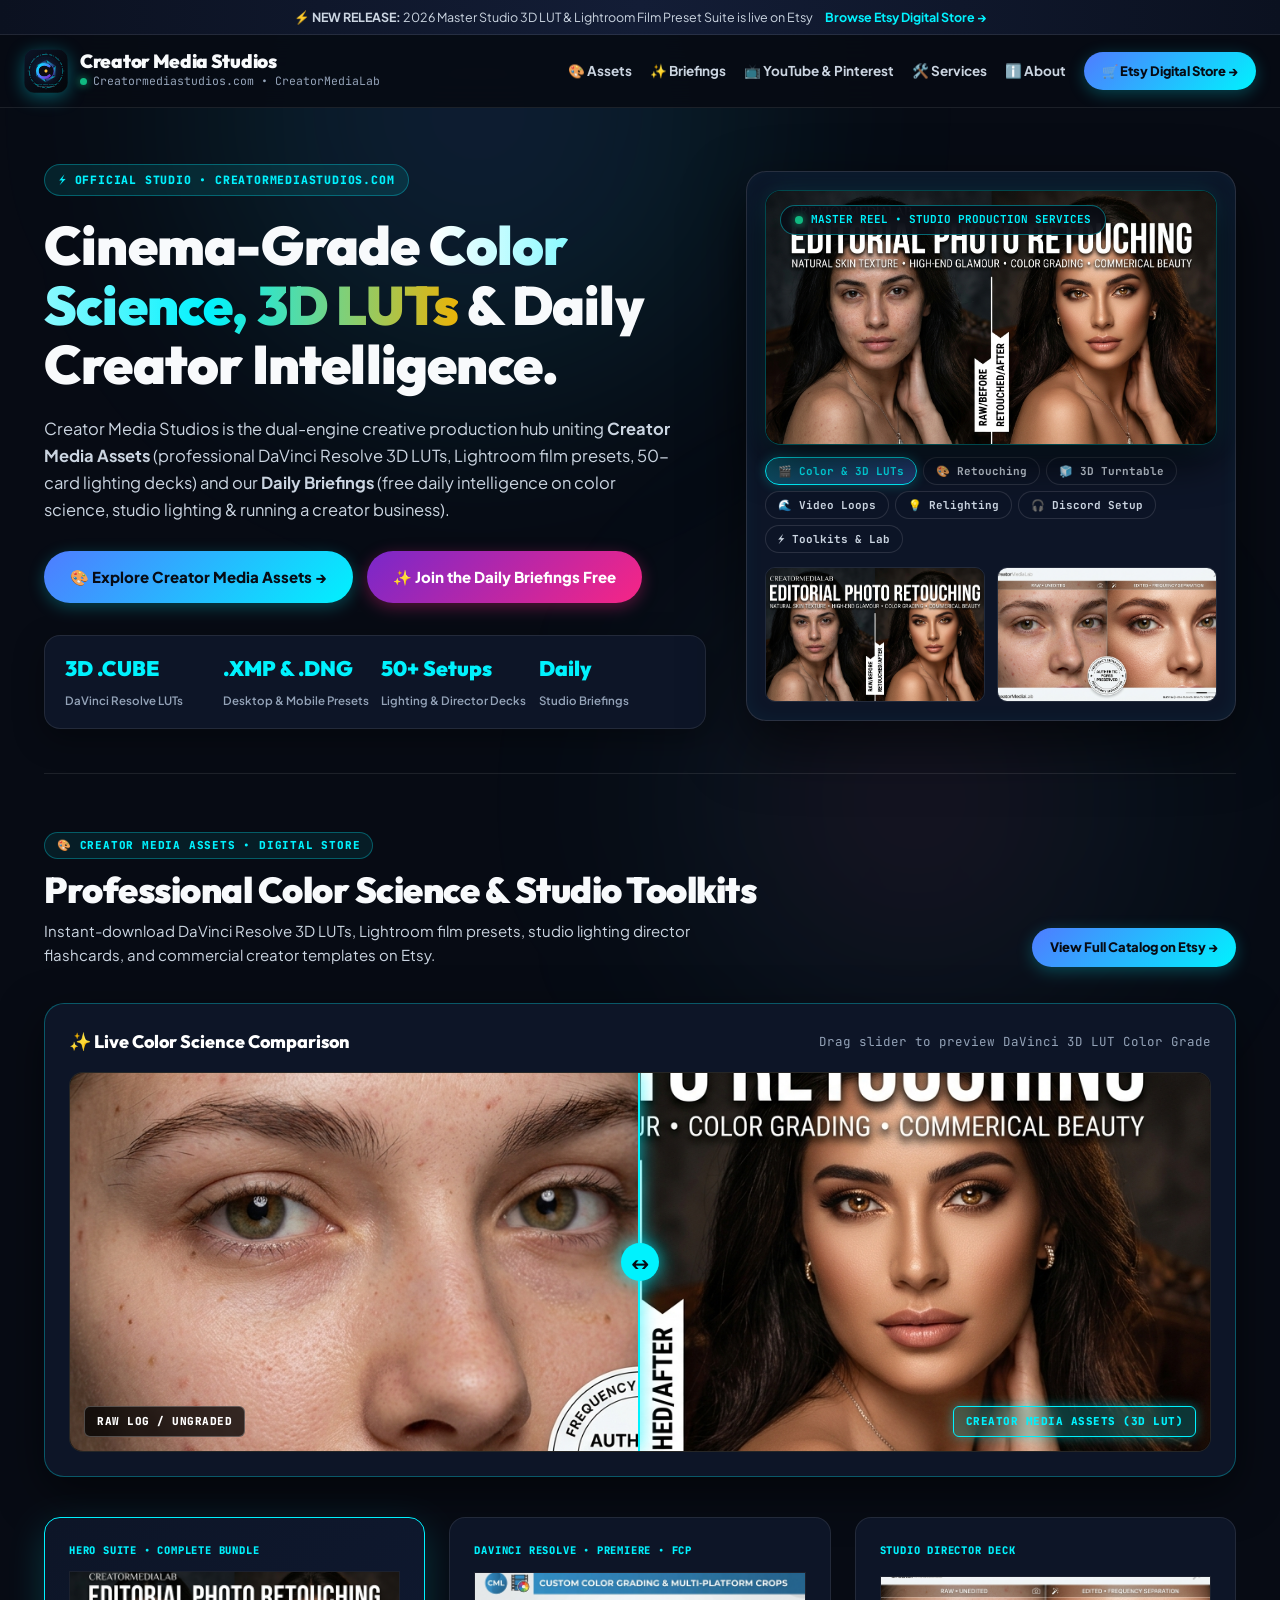
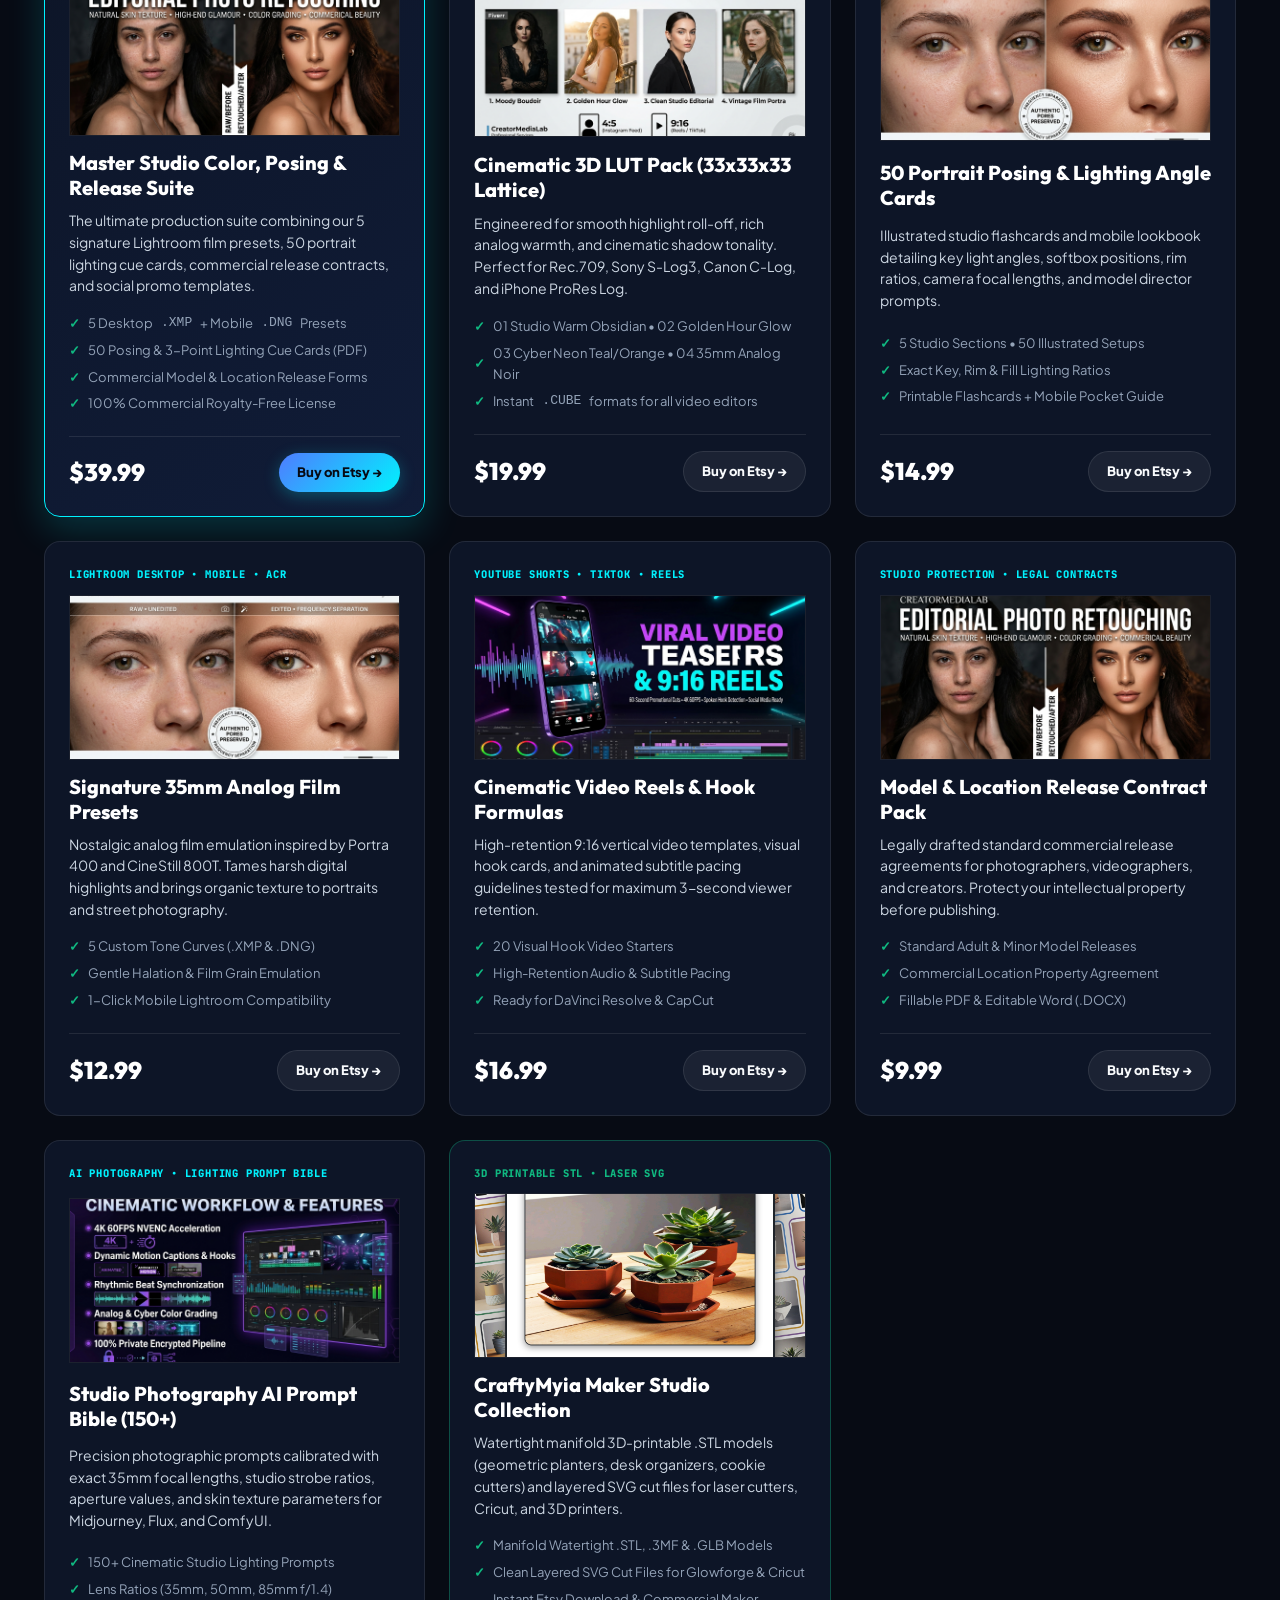
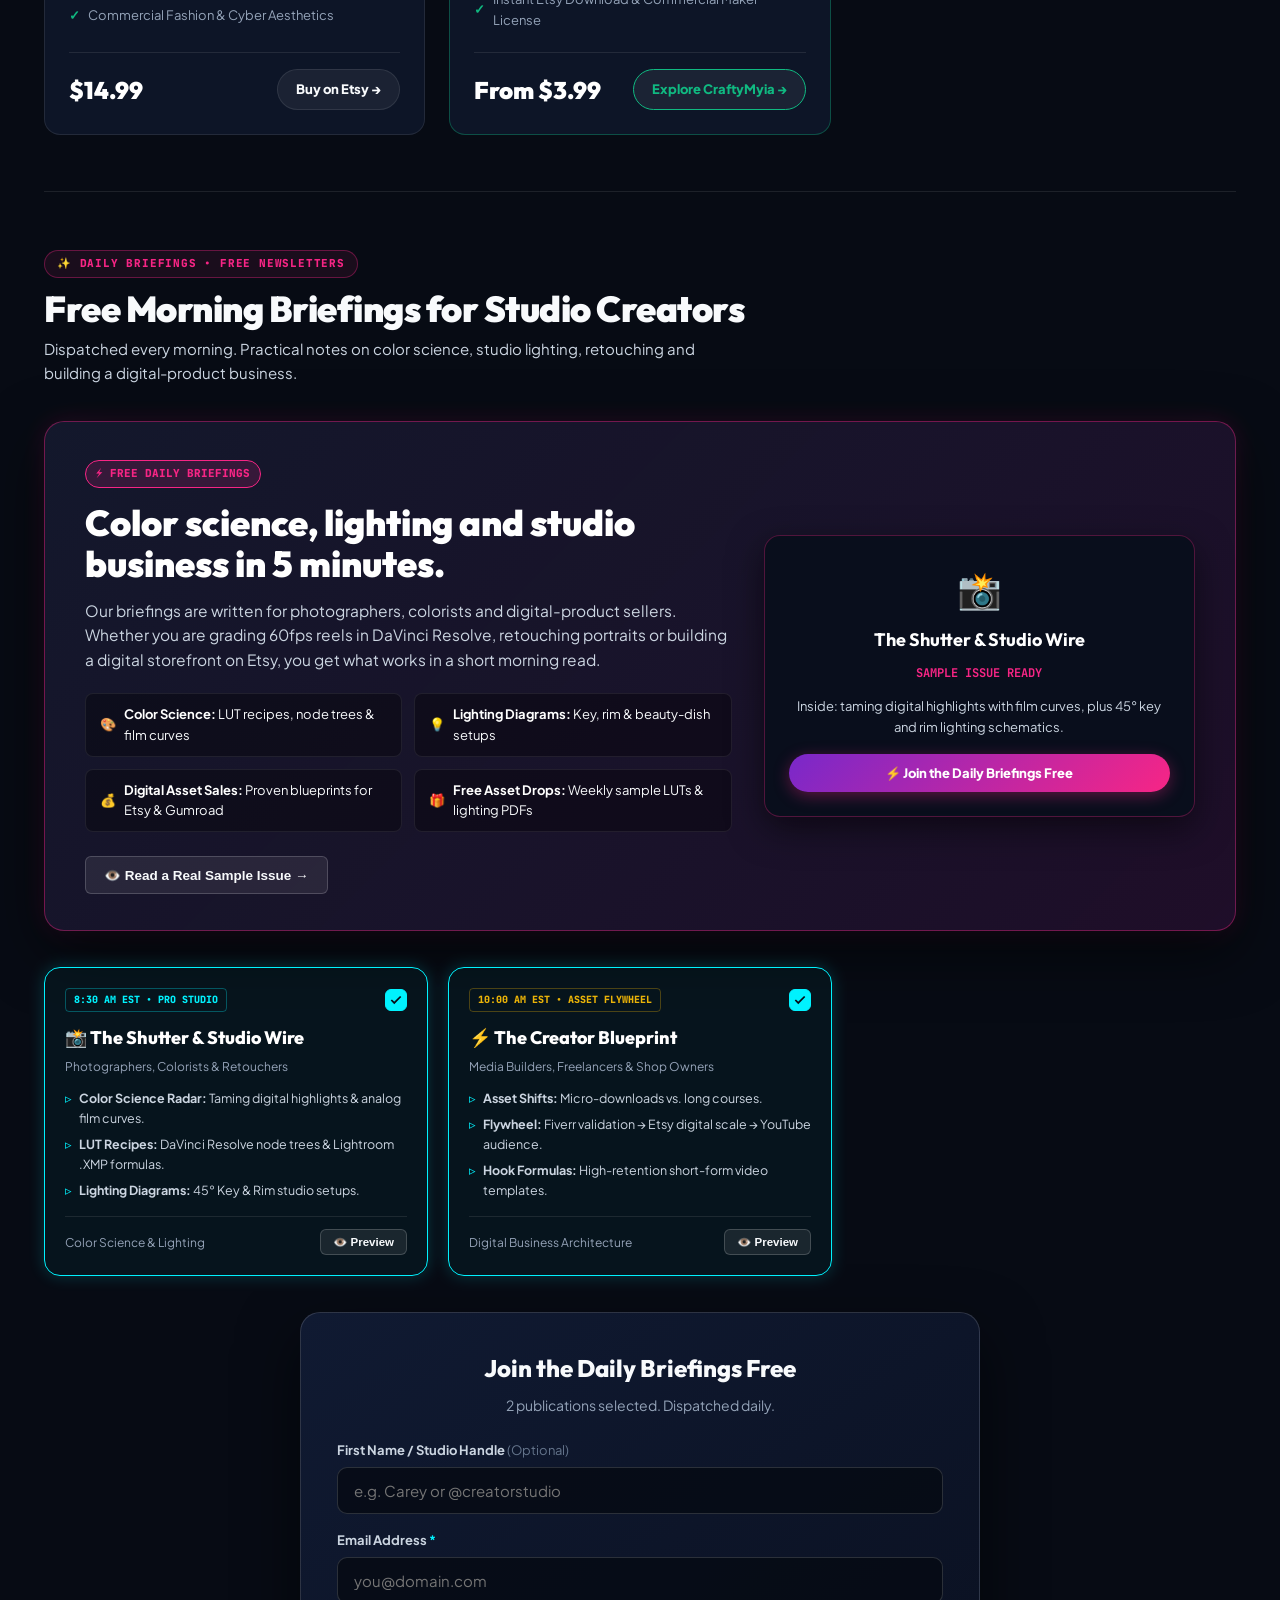
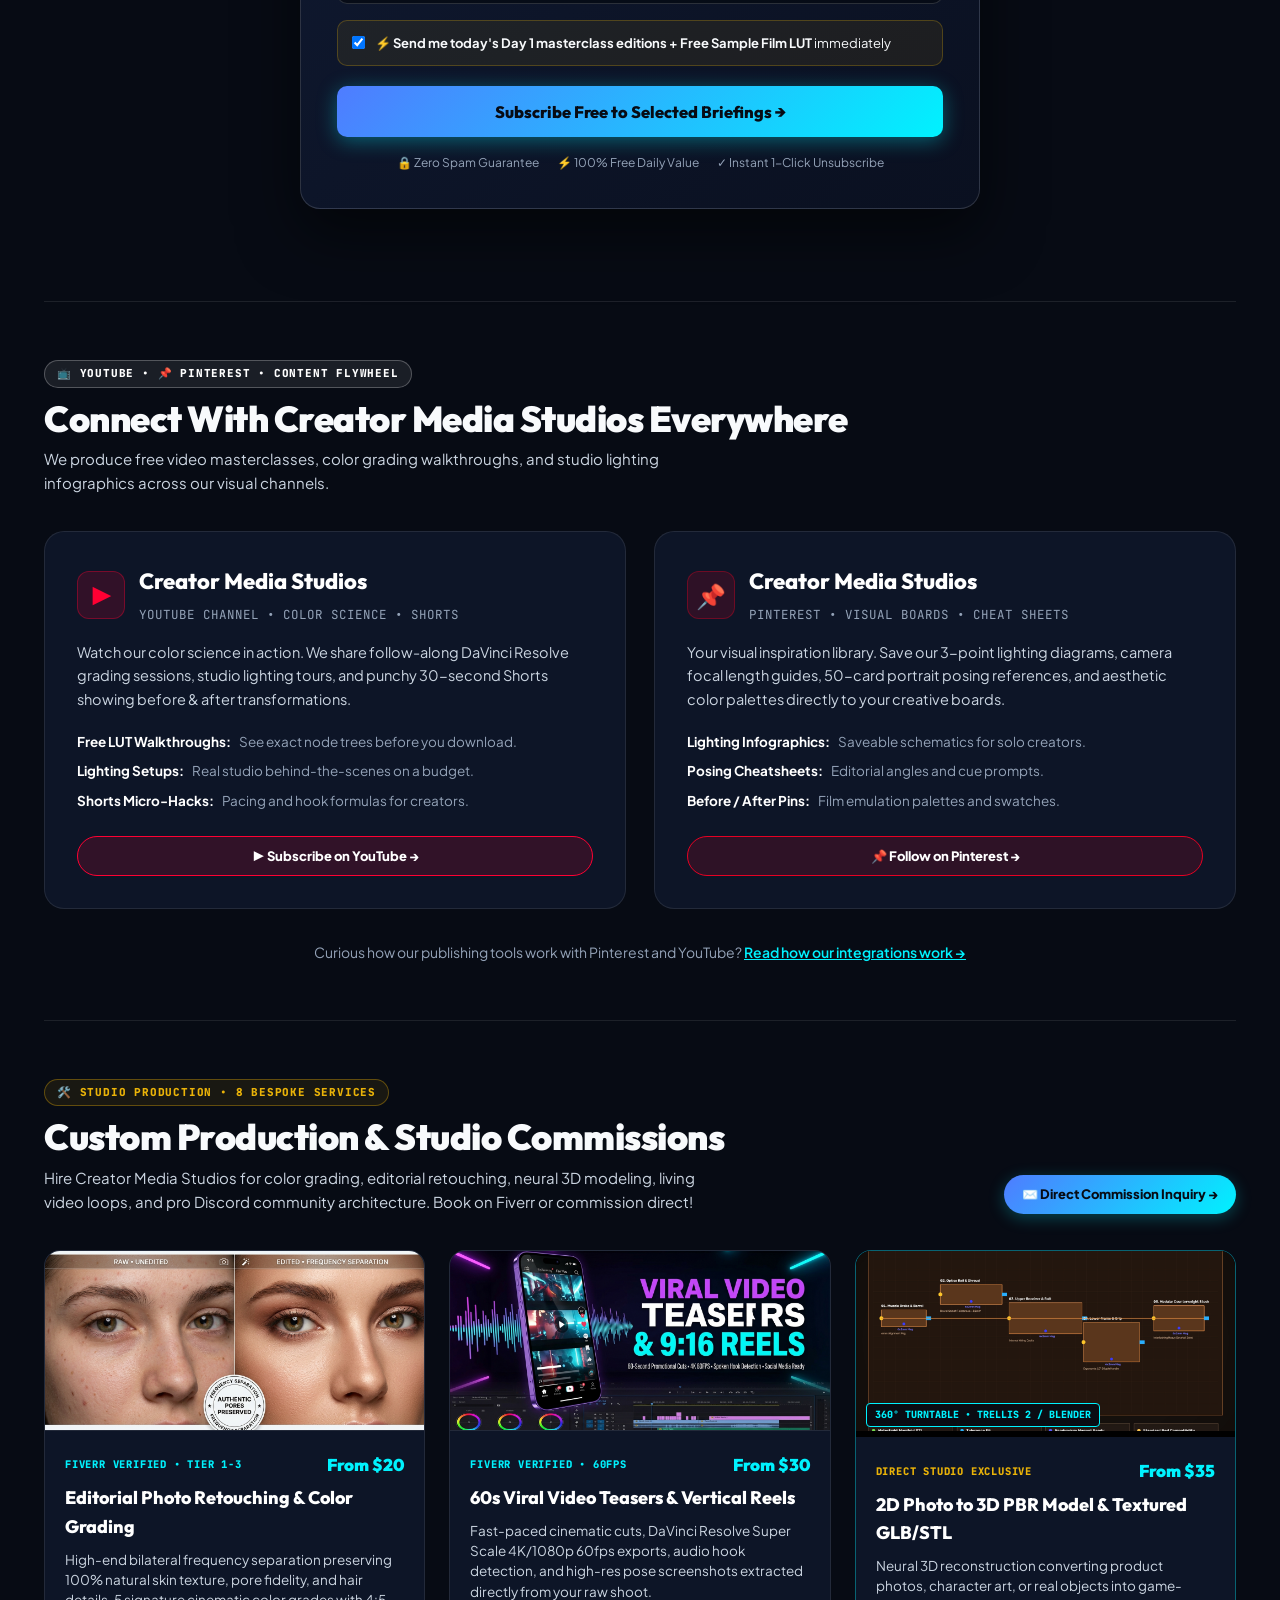
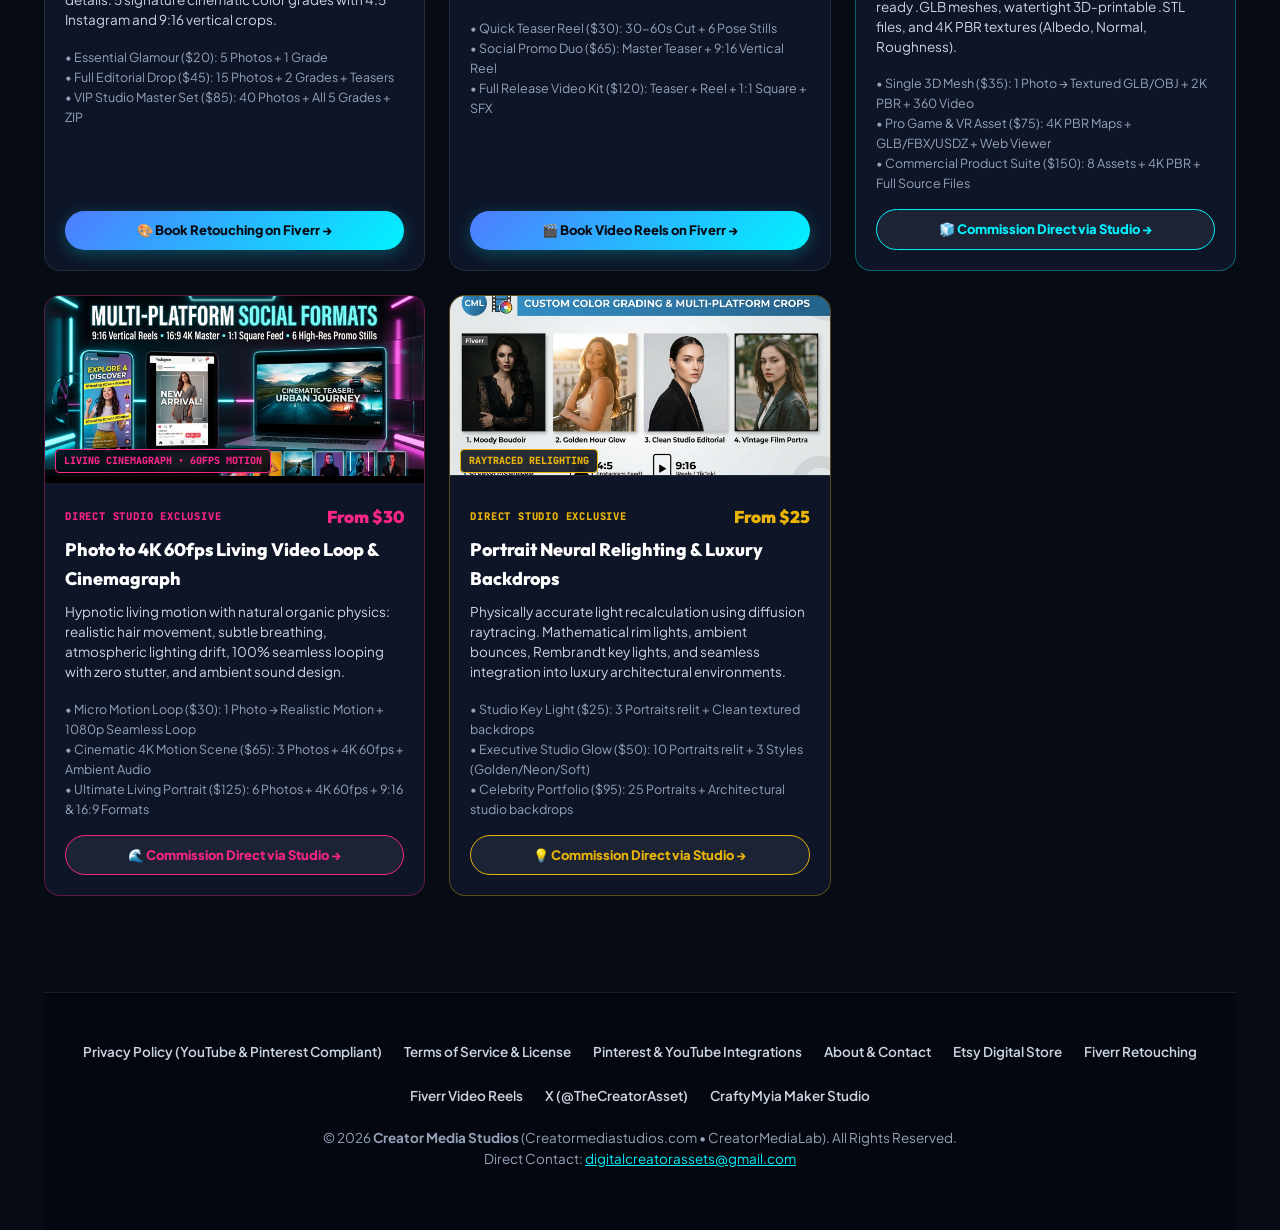
<file: index.html>
<!DOCTYPE html>
<html lang="en">
<head>
  <meta charset="UTF-8">
  <meta name="viewport" content="width=device-width, initial-scale=1.0, viewport-fit=cover">
  <title>Creator Media Studios • Cinema Color Science, Digital Assets & Daily Briefings</title>
  <meta name="description" content="Official home of Creator Media Studios (Creatormediastudios.com). Download cinema-grade DaVinci Resolve 3D LUTs, Lightroom film presets, studio lighting cue decks, and join our free daily briefings on color science, lighting and studio business.">
  <link rel="canonical" href="https://creatormediastudios.com/">
  <meta property="og:type" content="website">
  <meta property="og:site_name" content="Creator Media Studios">
  <meta property="og:title" content="Creator Media Studios • Cinema Color Science, Digital Assets & Daily Briefings">
  <meta property="og:description" content="Cinema-grade DaVinci Resolve 3D LUTs, Lightroom film presets, studio lighting cue decks and free daily creator intelligence.">
  <meta property="og:url" content="https://creatormediastudios.com/">
  <meta property="og:image" content="https://creatormediastudios.com/assets/1_FIVERR_MAIN_COVER_CreatorMediaLab.jpg">
  <meta name="twitter:card" content="summary_large_image">
  <link rel="preconnect" href="https://fonts.googleapis.com">
  <link rel="preconnect" href="https://fonts.gstatic.com" crossorigin>
  <link href="https://fonts.googleapis.com/css2?family=Outfit:wght@500;600;700;800;900&family=Plus+Jakarta+Sans:wght@400;500;600;700;800&family=JetBrains+Mono:wght@500;700&display=swap" rel="stylesheet">
  <style>
    :root {
      --bg-dark: #070b14;
      --bg-elevated: #0b1120;
      --card-bg: #0d1527;
      --card-hover: #131f3a;
      --border-color: rgba(255, 255, 255, 0.09);
      --border-glow: rgba(0, 242, 254, 0.35);
      --studio-cyan: #00f2fe;
      --cobalt: #4f7cff;
      --blueprint-gold: #eab308;
      --pulse-magenta: #f72585;
      --deals-green: #10b981;
      --yt-red: #ff0033;
      --pinterest-red: #e60023;
      --text-white: #f8fafc;
      --text-sub: #cbd5e1;
      --text-muted: #94a3b8;
      --radius-xl: 20px;
      --radius-lg: 16px;
      --radius-md: 10px;
    }
    * { box-sizing: border-box; margin: 0; padding: 0; }
    html { scroll-behavior: smooth; }
    body {
      background-color: var(--bg-dark);
      color: var(--text-white);
      font-family: 'Plus Jakarta Sans', -apple-system, BlinkMacSystemFont, "Segoe UI", Roboto, sans-serif;
      line-height: 1.6;
      min-height: 100vh;
      overflow-x: hidden;
      position: relative;
    }

    /* Ambient Cyber Glow Backgrounds */
    body::before {
      content: "";
      position: fixed;
      top: -240px;
      left: 10%;
      width: 700px;
      height: 700px;
      background: radial-gradient(circle, rgba(79, 124, 255, 0.16) 0%, rgba(0, 242, 254, 0.08) 50%, transparent 70%);
      filter: blur(95px);
      pointer-events: none;
      z-index: 0;
    }
    body::after {
      content: "";
      position: fixed;
      bottom: -200px;
      right: 5%;
      width: 600px;
      height: 600px;
      background: radial-gradient(circle, rgba(247, 37, 133, 0.12) 0%, rgba(0, 242, 254, 0.05) 50%, transparent 70%);
      filter: blur(100px);
      pointer-events: none;
      z-index: 0;
    }

    /* Top Announcement Bar */
    .top-announcement {
      background: linear-gradient(90deg, #0b1120, #131d36, #0b1120);
      border-bottom: 1px solid var(--border-color);
      padding: 7px 16px;
      text-align: center;
      font-size: 12.5px;
      color: var(--text-sub);
      display: flex;
      align-items: center;
      justify-content: center;
      gap: 12px;
      flex-wrap: wrap;
      position: relative;
      z-index: 101;
    }
    .top-announcement a {
      color: var(--studio-cyan);
      text-decoration: none;
      font-weight: 700;
      display: inline-flex;
      align-items: center;
      gap: 4px;
    }
    .top-announcement a:hover { text-decoration: underline; }

    /* Sticky Navigation Header */
    header.site-header {
      background: rgba(7, 11, 20, 0.92);
      backdrop-filter: blur(16px);
      -webkit-backdrop-filter: blur(16px);
      border-bottom: 1px solid var(--border-color);
      position: sticky;
      top: 0;
      z-index: 100;
      padding: 14px 24px;
      transition: all 0.2s ease;
    }
    .header-inner {
      max-width: 1240px;
      margin: 0 auto;
      display: flex;
      align-items: center;
      justify-content: space-between;
      flex-wrap: wrap;
      gap: 16px;
    }
    .brand-logo {
      display: flex;
      align-items: center;
      gap: 12px;
      text-decoration: none;
      color: var(--text-white);
    }
    .brand-badge {
      width: 42px;
      height: 42px;
      border-radius: 12px;
      background: linear-gradient(135deg, var(--cobalt), var(--studio-cyan));
      display: flex;
      align-items: center;
      justify-content: center;
      font-family: 'Outfit', sans-serif;
      font-weight: 900;
      font-size: 22px;
      color: #070b14;
      box-shadow: 0 4px 18px rgba(0, 242, 254, 0.35);
      border: 1px solid rgba(255, 255, 255, 0.2);
    }
    .brand-info strong {
      display: block;
      font-family: 'Outfit', sans-serif;
      font-size: 19px;
      font-weight: 900;
      letter-spacing: -0.3px;
      line-height: 1.1;
    }
    .brand-info span {
      font-size: 11.5px;
      color: var(--text-muted);
      display: flex;
      align-items: center;
      gap: 6px;
      font-family: 'JetBrains Mono', monospace;
    }
    .status-dot {
      width: 7px;
      height: 7px;
      border-radius: 50%;
      background: var(--deals-green);
      display: inline-block;
      box-shadow: 0 0 8px var(--deals-green);
    }

    .header-links {
      display: flex;
      align-items: center;
      gap: 18px;
      flex-wrap: wrap;
    }
    .header-links a.nav-link {
      text-decoration: none;
      color: var(--text-sub);
      font-size: 13.5px;
      font-weight: 700;
      transition: color 0.15s;
      display: inline-flex;
      align-items: center;
      gap: 5px;
    }
    .header-links a.nav-link:hover { color: var(--studio-cyan); }
    .nav-btn {
      display: inline-flex;
      align-items: center;
      gap: 6px;
      padding: 9px 18px;
      border-radius: 999px;
      font-size: 13px;
      font-weight: 800;
      text-decoration: none;
      color: var(--text-white);
      background: rgba(255, 255, 255, 0.06);
      border: 1px solid var(--border-color);
      transition: all 0.2s cubic-bezier(0.16, 1, 0.3, 1);
    }
    .nav-btn:hover {
      background: rgba(255, 255, 255, 0.12);
      transform: translateY(-1px);
    }
    .nav-btn.primary {
      background: linear-gradient(135deg, var(--cobalt), var(--studio-cyan));
      color: #070b14;
      border: none;
      box-shadow: 0 4px 16px rgba(0, 242, 254, 0.25);
    }
    .nav-btn.primary:hover {
      box-shadow: 0 6px 22px rgba(0, 242, 254, 0.45);
    }
    .nav-btn.pulse-btn {
      background: linear-gradient(135deg, #7928ca, var(--pulse-magenta));
      color: #fff;
      border: none;
      box-shadow: 0 4px 16px rgba(247, 37, 133, 0.35);
    }

    .container {
      max-width: 1240px;
      margin: 0 auto;
      padding: 0 24px;
      position: relative;
      z-index: 1;
    }

    /* HERO SECTION */
    .hero {
      padding: 56px 0 44px;
      display: grid;
      grid-template-columns: 1.15fr 0.85fr;
      gap: 40px;
      align-items: center;
    }
    .eyebrow {
      display: inline-flex;
      align-items: center;
      gap: 8px;
      padding: 6px 14px;
      border-radius: 999px;
      background: rgba(0, 242, 254, 0.1);
      border: 1px solid rgba(0, 242, 254, 0.3);
      color: var(--studio-cyan);
      font-size: 11.5px;
      font-weight: 800;
      text-transform: uppercase;
      letter-spacing: 0.8px;
      margin-bottom: 20px;
      font-family: 'JetBrains Mono', monospace;
    }
    .hero h1 {
      font-family: 'Outfit', sans-serif;
      font-size: clamp(32px, 4.4vw, 54px);
      font-weight: 900;
      line-height: 1.1;
      letter-spacing: -0.8px;
      margin-bottom: 20px;
    }
    .text-gradient {
      background: linear-gradient(90deg, #fff 0%, var(--studio-cyan) 55%, var(--blueprint-gold) 100%);
      -webkit-background-clip: text;
      -webkit-text-fill-color: transparent;
    }
    .text-gradient-pulse {
      background: linear-gradient(90deg, #fff 0%, var(--pulse-magenta) 60%, var(--studio-cyan) 100%);
      -webkit-background-clip: text;
      -webkit-text-fill-color: transparent;
    }
    .hero p.lead {
      font-size: 16.5px;
      color: var(--text-sub);
      margin-bottom: 28px;
      max-width: 630px;
      line-height: 1.65;
    }
    .hero-cta-row {
      display: flex;
      flex-wrap: wrap;
      gap: 14px;
      margin-bottom: 32px;
    }
    .hero-cta-row .nav-btn {
      padding: 14px 26px;
      font-size: 15px;
    }

    .metrics-bar {
      display: grid;
      grid-template-columns: repeat(4, 1fr);
      gap: 12px;
      background: var(--card-bg);
      border: 1px solid var(--border-color);
      border-radius: var(--radius-lg);
      padding: 16px 20px;
      box-shadow: 0 10px 30px rgba(0, 0, 0, 0.35);
    }
    .metric-item strong {
      display: block;
      font-family: 'Outfit', sans-serif;
      font-size: 21px;
      color: var(--studio-cyan);
      font-weight: 900;
    }
    .metric-item span {
      font-size: 11.5px;
      color: var(--text-muted);
      font-weight: 600;
    }

    /* Hero Visual Card & Live Showcase */
    .hero-visual-card {
      background: var(--card-bg);
      border: 1px solid rgba(255, 255, 255, 0.12);
      border-radius: var(--radius-xl);
      padding: 18px;
      box-shadow: 0 24px 60px rgba(0, 0, 0, 0.6), inset 0 0 20px rgba(0, 242, 254, 0.05);
      position: relative;
    }
    .hero-visual-card img.main-banner {
      width: 100%;
      border-radius: 12px;
      margin-bottom: 12px;
      display: block;
      border: 1px solid rgba(255, 255, 255, 0.08);
    }
    .hero-sub-grid {
      display: grid;
      grid-template-columns: 1fr 1fr;
      gap: 12px;
    }
    .hero-sub-grid img {
      width: 100%;
      height: 135px;
      object-fit: cover;
      border-radius: 10px;
      border: 1px solid var(--border-color);
      transition: transform 0.2s ease;
    }
    .hero-sub-grid img:hover { transform: scale(1.02); }

    /* SECTION SYSTEM */
    .section-block {
      padding: 56px 0;
      border-top: 1px solid var(--border-color);
      position: relative;
    }
    .section-head {
      display: flex;
      justify-content: space-between;
      align-items: flex-end;
      gap: 20px;
      margin-bottom: 36px;
      flex-wrap: wrap;
    }
    .section-tag {
      display: inline-flex;
      align-items: center;
      gap: 6px;
      padding: 4px 12px;
      border-radius: 999px;
      font-family: 'JetBrains Mono', monospace;
      font-size: 11px;
      font-weight: 800;
      letter-spacing: 0.8px;
      text-transform: uppercase;
      margin-bottom: 10px;
      background: rgba(255, 255, 255, 0.05);
      border: 1px solid var(--border-color);
    }
    .section-tag.cyan { color: var(--studio-cyan); border-color: rgba(0, 242, 254, 0.3); background: rgba(0, 242, 254, 0.08); }
    .section-tag.magenta { color: var(--pulse-magenta); border-color: rgba(247, 37, 133, 0.35); background: rgba(247, 37, 133, 0.08); }
    .section-tag.gold { color: var(--blueprint-gold); border-color: rgba(234, 179, 8, 0.35); background: rgba(234, 179, 8, 0.08); }
    .section-tag.social { color: #fff; border-color: rgba(255, 255, 255, 0.25); background: rgba(255, 255, 255, 0.08); }

    .section-head h2 {
      font-family: 'Outfit', sans-serif;
      font-size: clamp(26px, 3.2vw, 36px);
      font-weight: 900;
      line-height: 1.15;
      letter-spacing: -0.5px;
      margin-bottom: 8px;
    }
    .section-head p {
      font-size: 15px;
      color: var(--text-sub);
      max-width: 680px;
    }

    /* INTERACTIVE BEFORE/AFTER SLIDER SHOWCASE */
    .compare-container {
      background: var(--card-bg);
      border: 1px solid rgba(0, 242, 254, 0.3);
      border-radius: var(--radius-xl);
      padding: 24px;
      margin-bottom: 40px;
      box-shadow: 0 16px 45px rgba(0, 0, 0, 0.5);
    }
    .compare-header {
      display: flex;
      justify-content: space-between;
      align-items: center;
      margin-bottom: 16px;
      flex-wrap: wrap;
      gap: 12px;
    }
    .compare-title {
      font-family: 'Outfit', sans-serif;
      font-size: 18px;
      font-weight: 800;
      color: #fff;
      display: flex;
      align-items: center;
      gap: 8px;
    }
    .compare-box {
      position: relative;
      width: 100%;
      height: 380px;
      border-radius: 14px;
      overflow: hidden;
      border: 1px solid rgba(255, 255, 255, 0.15);
      user-select: none;
      touch-action: pan-y;
      background: #000;
    }
    .compare-img-layer {
      position: absolute;
      top: 0;
      left: 0;
      width: 100%;
      height: 100%;
      object-fit: cover;
      pointer-events: none;
    }
    .compare-overlay {
      position: absolute;
      top: 0;
      left: 0;
      height: 100%;
      width: 50%;
      overflow: hidden;
      border-right: 2.5px solid var(--studio-cyan);
      box-shadow: 2px 0 16px rgba(0, 242, 254, 0.6);
    }
    .compare-overlay .compare-img-layer {
      width: 100%;
      min-width: 100%;
      object-fit: cover;
    }
    .compare-slider {
      position: absolute;
      top: 0;
      left: 0;
      width: 100%;
      height: 100%;
      opacity: 0;
      cursor: ew-resize;
      z-index: 5;
      margin: 0;
    }
    .compare-badge {
      position: absolute;
      bottom: 14px;
      padding: 6px 12px;
      border-radius: 6px;
      font-family: 'JetBrains Mono', monospace;
      font-size: 11px;
      font-weight: 800;
      letter-spacing: 0.5px;
      z-index: 3;
      backdrop-filter: blur(8px);
    }
    .compare-badge.left {
      left: 14px;
      background: rgba(0, 0, 0, 0.75);
      color: #fff;
      border: 1px solid rgba(255, 255, 255, 0.25);
    }
    .compare-badge.right {
      right: 14px;
      background: rgba(0, 242, 254, 0.2);
      color: var(--studio-cyan);
      border: 1px solid var(--studio-cyan);
      box-shadow: 0 0 12px rgba(0, 242, 254, 0.4);
    }
    .compare-handle {
      position: absolute;
      top: 50%;
      left: 50%;
      transform: translate(-50%, -50%);
      width: 38px;
      height: 38px;
      border-radius: 50%;
      background: var(--studio-cyan);
      color: #070b14;
      display: flex;
      align-items: center;
      justify-content: center;
      font-size: 16px;
      font-weight: 900;
      box-shadow: 0 0 20px rgba(0, 242, 254, 0.85);
      pointer-events: none;
      z-index: 4;
      transition: transform 0.1s ease;
    }

    /* DIGITAL PRODUCTS & STORE GRID */
    .store-grid {
      display: grid;
      grid-template-columns: repeat(3, 1fr);
      gap: 24px;
    }
    .store-card {
      background: var(--card-bg);
      border: 1px solid var(--border-color);
      border-radius: var(--radius-lg);
      padding: 24px;
      display: flex;
      flex-direction: column;
      justify-content: space-between;
      transition: all 0.25s cubic-bezier(0.16, 1, 0.3, 1);
      position: relative;
      overflow: hidden;
    }
    .store-card:hover {
      transform: translateY(-4px);
      border-color: rgba(0, 242, 254, 0.4);
      box-shadow: 0 16px 40px rgba(0, 0, 0, 0.5), 0 0 20px rgba(0, 242, 254, 0.12);
    }
    .store-card.featured {
      border-color: var(--studio-cyan);
      background: linear-gradient(145deg, #0d1527 0%, #101c38 100%);
      box-shadow: 0 12px 36px rgba(0, 242, 254, 0.18);
    }
        .store-thumb {
      width: 100%;
      height: 165px;
      object-fit: cover;
      border-radius: var(--radius-sm);
      margin-bottom: 14px;
      border: 1px solid rgba(255, 255, 255, 0.08);
      background: #090e1c;
      transition: transform 0.3s ease, border-color 0.3s ease;
      display: block;
    }
    .store-card:hover .store-thumb {
      transform: scale(1.025);
      border-color: rgba(0, 242, 254, 0.4);
    }
    .hero-video-box {
      position: relative;
      border-radius: var(--radius-lg);
      overflow: hidden;
      box-shadow: 0 16px 40px rgba(0,0,0,0.7), 0 0 25px rgba(0, 242, 254, 0.15);
      border: 1.5px solid rgba(0, 242, 254, 0.3);
      background: #000;
      margin-bottom: 12px;
    }
    .hero-video-box video {
      width: 100%;
      height: auto;
      display: block;
      aspect-ratio: 16/9;
      object-fit: cover;
    }
    .hero-video-badge {
      position: absolute;
      top: 14px;
      left: 14px;
      background: rgba(7, 11, 20, 0.88);
      backdrop-filter: blur(8px);
      border: 1px solid rgba(0, 242, 254, 0.4);
      border-radius: 20px;
      padding: 5px 14px;
      display: flex;
      align-items: center;
      gap: 8px;
      font-family: 'JetBrains Mono', monospace;
      font-size: 11px;
      font-weight: 700;
      color: #00f2fe;
      z-index: 2;
    }
    .hero-video-badge span.pulse-dot {
      width: 8px;
      height: 8px;
      border-radius: 50%;
      background: #10b981;
      box-shadow: 0 0 8px #10b981;
      display: inline-block;
    }
    .hero-video-chapters {
      display: flex;
      flex-wrap: wrap;
      gap: 6px;
      margin-top: 10px;
      margin-bottom: 14px;
    }
    .chapter-btn {
      background: rgba(13, 21, 39, 0.85);
      border: 1px solid rgba(255, 255, 255, 0.12);
      color: var(--text-sub);
      font-family: 'JetBrains Mono', monospace;
      font-size: 11px;
      font-weight: 700;
      padding: 6px 12px;
      border-radius: 20px;
      cursor: pointer;
      transition: all 0.2s ease;
      display: inline-flex;
      align-items: center;
      gap: 6px;
    }
    .chapter-btn:hover {
      border-color: var(--studio-cyan);
      color: #fff;
      background: rgba(0, 242, 254, 0.15);
      transform: translateY(-1px);
    }
    .chapter-btn.active {
      background: linear-gradient(135deg, rgba(0, 242, 254, 0.25), rgba(79, 124, 255, 0.35));
      border-color: var(--studio-cyan);
      color: #00f2fe;
      box-shadow: 0 0 12px rgba(0, 242, 254, 0.3);
    }
    .store-tag {
      font-family: 'JetBrains Mono', monospace;
      font-size: 10.5px;
      font-weight: 800;
      color: var(--studio-cyan);
      text-transform: uppercase;
      letter-spacing: 0.8px;
      margin-bottom: 12px;
      display: inline-block;
    }
    .store-card h3 {
      font-family: 'Outfit', sans-serif;
      font-size: 20px;
      font-weight: 800;
      line-height: 1.25;
      margin-bottom: 10px;
      color: #fff;
    }
    .store-card p {
      font-size: 14px;
      color: var(--text-sub);
      margin-bottom: 16px;
      line-height: 1.55;
    }
    .store-card ul {
      list-style: none;
      margin-bottom: 22px;
      display: flex;
      flex-direction: column;
      gap: 6px;
    }
    .store-card li {
      font-size: 13px;
      color: var(--text-muted);
      display: flex;
      align-items: center;
      gap: 8px;
    }
    .store-card li::before {
      content: "✓";
      color: var(--deals-green);
      font-weight: 900;
    }
    .store-footer {
      display: flex;
      justify-content: space-between;
      align-items: center;
      padding-top: 16px;
      border-top: 1px solid var(--border-color);
    }
    .store-price {
      font-family: 'Outfit', sans-serif;
      font-size: 24px;
      font-weight: 900;
      color: #fff;
    }

    /* CREATOR PULSE LAB HERO FEATURE */
    .pulse-lab-feature {
      background: linear-gradient(135deg, rgba(20, 25, 45, 0.95), rgba(35, 15, 45, 0.85));
      border: 1.5px solid rgba(247, 37, 133, 0.4);
      border-radius: var(--radius-xl);
      padding: 36px 40px;
      margin-bottom: 36px;
      box-shadow: 0 20px 60px rgba(0, 0, 0, 0.6), 0 0 25px rgba(247, 37, 133, 0.15);
      display: grid;
      grid-template-columns: 1.2fr 0.8fr;
      gap: 32px;
      align-items: center;
    }
    .pulse-lab-feature h3 {
      font-family: 'Outfit', sans-serif;
      font-size: clamp(26px, 3.4vw, 36px);
      font-weight: 900;
      line-height: 1.15;
      margin-bottom: 14px;
      color: #fff;
    }
    .pulse-lab-feature p {
      font-size: 15.5px;
      color: var(--text-sub);
      line-height: 1.6;
      margin-bottom: 20px;
    }
    .pulse-perks-list {
      display: grid;
      grid-template-columns: 1fr 1fr;
      gap: 12px;
      margin-bottom: 24px;
    }
    .pulse-perk-item {
      background: rgba(0, 0, 0, 0.35);
      border: 1px solid rgba(255, 255, 255, 0.08);
      border-radius: 8px;
      padding: 10px 14px;
      font-size: 13px;
      display: flex;
      align-items: center;
      gap: 8px;
    }
    .pulse-perk-item strong { color: #fff; }
    .pulse-preview-card {
      background: #090e1c;
      border: 1px solid rgba(247, 37, 133, 0.3);
      border-radius: var(--radius-lg);
      padding: 24px;
      text-align: center;
      box-shadow: 0 12px 35px rgba(0, 0, 0, 0.5);
    }
    .pulse-badge-live {
      display: inline-flex;
      align-items: center;
      gap: 6px;
      background: rgba(247, 37, 133, 0.15);
      border: 1px solid var(--pulse-magenta);
      color: var(--pulse-magenta);
      font-family: 'JetBrains Mono', monospace;
      font-size: 11px;
      font-weight: 800;
      padding: 4px 10px;
      border-radius: 999px;
      margin-bottom: 14px;
    }

    /* YOUTUBE & PINTEREST PROMO HUB */
    .social-hub-grid {
      display: grid;
      grid-template-columns: 1fr 1fr;
      gap: 28px;
      margin-bottom: 32px;
    }
    .social-hub-card {
      background: var(--card-bg);
      border: 1px solid var(--border-color);
      border-radius: var(--radius-xl);
      padding: 32px;
      display: flex;
      flex-direction: column;
      justify-content: space-between;
      position: relative;
      overflow: hidden;
      transition: all 0.25s ease;
    }
    .social-hub-card:hover {
      transform: translateY(-4px);
      box-shadow: 0 20px 50px rgba(0, 0, 0, 0.6);
    }
    .social-hub-card.yt:hover { border-color: rgba(255, 0, 51, 0.5); }
    .social-hub-card.pinterest:hover { border-color: rgba(230, 0, 35, 0.5); }
    
    .social-card-top {
      display: flex;
      align-items: center;
      gap: 14px;
      margin-bottom: 16px;
    }
    .social-icon-box {
      width: 48px;
      height: 48px;
      border-radius: 12px;
      display: flex;
      align-items: center;
      justify-content: center;
      font-size: 24px;
    }
    .social-icon-box.yt { background: rgba(255, 0, 51, 0.15); color: var(--yt-red); border: 1px solid rgba(255, 0, 51, 0.35); }
    .social-icon-box.pin { background: rgba(230, 0, 35, 0.15); color: var(--pinterest-red); border: 1px solid rgba(230, 0, 35, 0.35); }
    .social-title-box h3 {
      font-family: 'Outfit', sans-serif;
      font-size: 22px;
      font-weight: 800;
      color: #fff;
    }
    .social-title-box span {
      font-size: 12.5px;
      color: var(--text-muted);
      font-family: 'JetBrains Mono', monospace;
    }
    .social-hub-card p {
      font-size: 14.5px;
      color: var(--text-sub);
      line-height: 1.6;
      margin-bottom: 20px;
    }
    .social-perks {
      list-style: none;
      margin-bottom: 24px;
      display: flex;
      flex-direction: column;
      gap: 8px;
    }
    .social-perks li {
      font-size: 13.5px;
      color: var(--text-muted);
      display: flex;
      align-items: center;
      gap: 8px;
    }
    .social-perks li strong { color: #fff; }

    /* SERVICES GRID (Fiverr) */
    .services-grid {
      display: grid;
      grid-template-columns: repeat(3, 1fr);
      gap: 24px;
    }
    .service-card {
      background: var(--card-bg);
      border: 1px solid var(--border-color);
      border-radius: var(--radius-lg);
      overflow: hidden;
      display: flex;
      flex-direction: column;
      transition: all 0.25s ease;
    }
    .service-card:hover {
      transform: translateY(-4px);
      border-color: rgba(0, 242, 254, 0.35);
      box-shadow: 0 16px 40px rgba(0, 0, 0, 0.5);
    }
    .service-card img {
      width: 100%;
      height: 180px;
      object-fit: cover;
      border-bottom: 1px solid var(--border-color);
    }
    .service-body {
      padding: 20px;
      display: flex;
      flex-direction: column;
      justify-content: space-between;
      flex: 1;
    }
    .service-body h3 {
      font-family: 'Outfit', sans-serif;
      font-size: 18px;
      font-weight: 800;
      color: #fff;
      margin-bottom: 8px;
    }
    .service-body p {
      font-size: 13.5px;
      color: var(--text-sub);
      margin-bottom: 16px;
      line-height: 1.5;
    }

    /* PUBLICATIONS LIST & SIGNUP FORM */
    .publications-grid {
      display: grid;
      grid-template-columns: repeat(3, 1fr);
      gap: 20px;
      margin-bottom: 36px;
    }
    .pub-card {
      background: var(--card-bg);
      border: 1.5px solid var(--border-color);
      border-radius: var(--radius-lg);
      padding: 20px;
      cursor: pointer;
      transition: all 0.2s ease;
      position: relative;
    }
    .pub-card:hover {
      border-color: rgba(255, 255, 255, 0.25);
    }
    .pub-card.selected {
      border-color: var(--studio-cyan);
      background: rgba(0, 242, 254, 0.04);
      box-shadow: 0 0 16px rgba(0, 242, 254, 0.2);
    }
    .pub-card.selected[data-pub="creator_pulse"] {
      border-color: var(--pulse-magenta);
      background: rgba(247, 37, 133, 0.05);
      box-shadow: 0 0 16px rgba(247, 37, 133, 0.25);
    }
    .card-top {
      display: flex;
      justify-content: space-between;
      align-items: center;
      margin-bottom: 12px;
    }
    .pub-badge {
      font-family: 'JetBrains Mono', monospace;
      font-size: 10px;
      font-weight: 800;
      padding: 3px 8px;
      border-radius: 4px;
      border: 1px solid;
    }
    .checkbox-wrap {
      width: 22px;
      height: 22px;
      border-radius: 6px;
      border: 1.5px solid var(--text-muted);
      display: flex;
      align-items: center;
      justify-content: center;
      transition: all 0.15s ease;
    }
    .pub-card.selected .checkbox-wrap {
      background: var(--studio-cyan);
      border-color: var(--studio-cyan);
    }
    .pub-card.selected[data-pub="creator_pulse"] .checkbox-wrap {
      background: var(--pulse-magenta);
      border-color: var(--pulse-magenta);
    }
    .checkbox-wrap svg {
      width: 14px;
      height: 14px;
      stroke: #070b14;
      stroke-width: 3;
      fill: none;
      opacity: 0;
    }
    .pub-card.selected .checkbox-wrap svg { opacity: 1; }
    .pub-name {
      font-family: 'Outfit', sans-serif;
      font-size: 18px;
      font-weight: 800;
      color: #fff;
      margin-bottom: 4px;
    }
    .pub-audience {
      font-size: 12px;
      color: var(--text-muted);
      margin-bottom: 12px;
    }
    .pub-highlights {
      list-style: none;
      margin-bottom: 16px;
      display: flex;
      flex-direction: column;
      gap: 6px;
    }
    .pub-highlights li {
      font-size: 12.5px;
      color: var(--text-sub);
      position: relative;
      padding-left: 14px;
    }
    .pub-highlights li::before {
      content: "▹";
      position: absolute;
      left: 0;
      color: var(--studio-cyan);
    }
    .card-footer-action {
      display: flex;
      align-items: center;
      justify-content: space-between;
      padding-top: 12px;
      border-top: 1px solid var(--border-color);
      font-size: 12px;
      color: var(--text-muted);
    }
    .btn-preview {
      background: rgba(255, 255, 255, 0.08);
      border: 1px solid rgba(255, 255, 255, 0.18);
      color: var(--text-white);
      padding: 5px 12px;
      border-radius: 6px;
      font-size: 11.5px;
      font-weight: 700;
      cursor: pointer;
      transition: all 0.2s ease;
    }
    .btn-preview:hover {
      background: rgba(0, 242, 254, 0.2);
      border-color: var(--studio-cyan);
      color: #fff;
    }

    /* Signup Form Card */
    .form-card {
      background: linear-gradient(145deg, #101a32 0%, #0a1020 100%);
      border: 1px solid rgba(255, 255, 255, 0.14);
      border-radius: var(--radius-xl);
      padding: 36px;
      max-width: 680px;
      margin: 0 auto 36px;
      box-shadow: 0 24px 60px rgba(0, 0, 0, 0.55);
    }
    .form-title {
      font-family: 'Outfit', sans-serif;
      font-size: 24px;
      font-weight: 800;
      text-align: center;
      margin-bottom: 6px;
    }
    .form-sub {
      text-align: center;
      font-size: 14px;
      color: var(--text-muted);
      margin-bottom: 24px;
    }
    .form-group { margin-bottom: 16px; }
    .form-label {
      display: block;
      font-size: 13px;
      font-weight: 700;
      color: var(--text-sub);
      margin-bottom: 6px;
    }
    .input-field {
      width: 100%;
      padding: 13px 16px;
      border-radius: var(--radius-md);
      background: rgba(7, 11, 20, 0.85);
      border: 1px solid rgba(255, 255, 255, 0.15);
      color: var(--text-white);
      font-size: 15px;
      font-family: inherit;
      outline: none;
      transition: border-color 0.2s;
    }
    .input-field:focus { border-color: var(--studio-cyan); }
    .instant-welcome-optin {
      display: flex;
      align-items: center;
      gap: 10px;
      padding: 12px 14px;
      border-radius: var(--radius-md);
      background: rgba(234, 179, 8, 0.08);
      border: 1px solid rgba(234, 179, 8, 0.25);
      margin-bottom: 20px;
      cursor: pointer;
      font-size: 13px;
    }
    .btn-submit {
      width: 100%;
      padding: 15px 24px;
      border-radius: var(--radius-md);
      border: none;
      background: linear-gradient(135deg, var(--cobalt) 0%, var(--studio-cyan) 100%);
      color: #070b14;
      font-family: 'Outfit', sans-serif;
      font-size: 16.5px;
      font-weight: 800;
      cursor: pointer;
      box-shadow: 0 4px 20px rgba(0, 242, 254, 0.35);
      transition: transform 0.15s ease, box-shadow 0.15s ease;
    }
    .btn-submit:hover {
      transform: translateY(-1px);
      box-shadow: 0 6px 25px rgba(0, 242, 254, 0.5);
    }
    .form-guarantee {
      display: flex;
      justify-content: center;
      gap: 18px;
      flex-wrap: wrap;
      margin-top: 16px;
      font-size: 12px;
      color: var(--text-muted);
    }
    .success-panel { display: none; text-align: center; padding: 16px 0; }

    /* Modal Preview */
    .modal-overlay {
      position: fixed;
      inset: 0;
      background: rgba(4, 7, 13, 0.88);
      backdrop-filter: blur(10px);
      z-index: 999;
      display: none;
      align-items: center;
      justify-content: center;
      padding: 20px;
    }
    .modal-overlay.open { display: flex; }
    .modal-container {
      width: 100%;
      max-width: 920px;
      height: 88vh;
      background: #0d1527;
      border: 1px solid rgba(255, 255, 255, 0.18);
      border-radius: var(--radius-lg);
      display: flex;
      flex-direction: column;
      overflow: hidden;
      box-shadow: 0 24px 70px rgba(0, 0, 0, 0.85);
    }
    .modal-header {
      padding: 14px 20px;
      background: #080d19;
      border-bottom: 1px solid var(--border-color);
      display: flex;
      align-items: center;
      justify-content: space-between;
    }
    .modal-body {
      flex: 1;
      background: #050811;
      display: flex;
      justify-content: center;
      overflow: auto;
      padding: 16px;
    }
    .preview-frame-wrap {
      width: 100%;
      max-width: 820px;
      height: 100%;
      background: #070b14;
      border-radius: 10px;
      overflow: hidden;
    }
    .preview-iframe { width: 100%; height: 100%; border: none; }

    /* FOOTER */
    footer.site-footer {
      border-top: 1px solid var(--border-color);
      padding: 48px 0 60px;
      margin-top: 40px;
      color: var(--text-muted);
      font-size: 13.5px;
      background: rgba(5, 8, 16, 0.95);
    }
    .footer-links {
      display: flex;
      justify-content: center;
      gap: 22px;
      flex-wrap: wrap;
      margin-bottom: 20px;
    }
    .footer-links a {
      color: var(--text-sub);
      text-decoration: none;
      font-weight: 600;
      transition: color 0.15s;
    }
    .footer-links a:hover { color: var(--studio-cyan); }

    /* RESPONSIVE BREAKPOINTS */
    @media (max-width: 960px) {
      .hero { grid-template-columns: 1fr; }
      .metrics-bar { grid-template-columns: repeat(2, 1fr); }
      .store-grid, .services-grid, .publications-grid { grid-template-columns: 1fr; }
      .social-hub-grid { grid-template-columns: 1fr; }
      .pulse-lab-feature { grid-template-columns: 1fr; padding: 24px; }
      .pulse-perks-list { grid-template-columns: 1fr; }
    }
    @media (max-width: 760px) {
      /* The wrapped nav is too tall to keep pinned on phones */
      header.site-header { position: static; }
    }
  </style>
  <link rel="icon" type="image/svg+xml" href="assets/logo.svg">
</head>
<body>

  <!-- Top Announcement Bar -->
  <div class="top-announcement">
    <span>⚡ <strong>NEW RELEASE:</strong> 2026 Master Studio 3D LUT & Lightroom Film Preset Suite is live on Etsy</span>
    <a href="https://www.etsy.com/shop/CreatorMediaLab" target="_blank" rel="noopener">Browse Etsy Digital Store &rarr;</a>
  </div>

  <!-- STICKY SITE HEADER -->
  <header class="site-header">
    <div class="header-inner">
      <a href="index.html" class="brand-logo">
        <img src="assets/logo.svg" alt="Creator Media Studios Logo" style="width: 44px; height: 44px; border-radius: 11px; box-shadow: 0 4px 18px rgba(0,242,254,0.35); flex-shrink: 0;">
        <div class="brand-info">
          <strong>Creator Media Studios</strong>
          <span><i class="status-dot"></i> Creatormediastudios.com &bull; CreatorMediaLab</span>
        </div>
      </a>
      <div class="header-links">
        <a href="#assets" class="nav-link">🎨 Assets</a>
        <a href="#pulse" class="nav-link">✨ Briefings</a>
        <a href="#social-hub" class="nav-link">📺 YouTube &amp; Pinterest</a>
        <a href="#services" class="nav-link">🛠️ Services</a>
        <a href="about.html" class="nav-link">ℹ️ About</a>        <a href="https://www.etsy.com/shop/CreatorMediaLab" target="_blank" rel="noopener" class="nav-btn primary">
          🛒 Etsy Digital Store &rarr;
        </a>
      </div>
    </div>
  </header>

  <div class="container">

    <!-- HERO SECTION -->
    <section class="hero">
      <div>
        <div class="eyebrow">
          <span>⚡ Official Studio &bull; Creatormediastudios.com</span>
        </div>
        <h1>Cinema-Grade <span class="text-gradient">Color Science, 3D LUTs</span> &amp; Daily Creator Intelligence.</h1>
        <p class="lead">
          Creator Media Studios is the dual-engine creative production hub uniting <strong>Creator Media Assets</strong> (professional DaVinci Resolve 3D LUTs, Lightroom film presets, 50-card lighting decks) and our <strong>Daily Briefings</strong> (free daily intelligence on color science, studio lighting &amp; running a creator business).
        </p>
        <div class="hero-cta-row">
          <a href="#assets" class="nav-btn primary">
            🎨 Explore Creator Media Assets &rarr;
          </a>
          <a href="#pulse" class="nav-btn pulse-btn">
            ✨ Join the Daily Briefings Free
          </a>
        </div>
        <div class="metrics-bar">
          <div class="metric-item">
            <strong>3D .CUBE</strong>
            <span>DaVinci Resolve LUTs</span>
          </div>
          <div class="metric-item">
            <strong>.XMP &amp; .DNG</strong>
            <span>Desktop &amp; Mobile Presets</span>
          </div>
          <div class="metric-item">
            <strong>50+ Setups</strong>
            <span>Lighting &amp; Director Decks</span>
          </div>
          <div class="metric-item">
            <strong>Daily</strong>
            <span>Studio Briefings</span>
          </div>
        </div>
      </div>

      <div class="hero-visual-card">
        <div class="hero-video-box">
          <div class="hero-video-badge">
            <span class="pulse-dot"></span>
            MASTER REEL &bull; STUDIO PRODUCTION SERVICES
          </div>
          <video id="heroMasterVideo" autoplay loop muted playsinline poster="assets/1_FIVERR_MAIN_COVER_CreatorMediaLab.jpg">
            <source src="assets/creator_media_master_showcase.mp4" type="video/mp4">
          </video>
        </div>
        <div class="hero-video-chapters" id="videoChaptersBar">
          <button type="button" class="chapter-btn active" onclick="seekShowcase(0, this)">🎬 Color &amp; 3D LUTs</button>
          <button type="button" class="chapter-btn" onclick="seekShowcase(8, this)">🎨 Retouching</button>
          <button type="button" class="chapter-btn" onclick="seekShowcase(15, this)">🧊 3D Turntable</button>
          <button type="button" class="chapter-btn" onclick="seekShowcase(24, this)">🌊 Video Loops</button>
          <button type="button" class="chapter-btn" onclick="seekShowcase(32, this)">💡 Relighting</button>
          <button type="button" class="chapter-btn" onclick="seekShowcase(38, this)">🎧 Discord Setup</button>
          <button type="button" class="chapter-btn" onclick="seekShowcase(44, this)">⚡ Toolkits &amp; Lab</button>
        </div>
        <div class="hero-sub-grid">
          <img src="assets/1_FIVERR_MAIN_COVER_CreatorMediaLab.jpg" alt="Color Grading & Film Emulation">
          <img src="assets/2_FIVERR_BEFORE_AFTER_DETAIL.jpg" alt="Neural Frequency Separation Retouching">
        </div>
      </div>
    </section>

    <!-- SECTION 1: CREATOR MEDIA ASSETS (THE STORE & SHOWCASE) -->
    <section class="section-block" id="assets">
      <div class="section-head">
        <div>
          <span class="section-tag cyan">🎨 Creator Media Assets &bull; Digital Store</span>
          <h2>Professional Color Science &amp; Studio Toolkits</h2>
          <p>Instant-download DaVinci Resolve 3D LUTs, Lightroom film presets, studio lighting director flashcards, and commercial creator templates on Etsy.</p>
        </div>
        <a href="https://www.etsy.com/shop/CreatorMediaLab" target="_blank" rel="noopener" class="nav-btn primary">
          View Full Catalog on Etsy &rarr;
        </a>
      </div>

      <!-- Interactive Before / After Comparison Slider -->
      <div class="compare-container">
        <div class="compare-header">
          <div class="compare-title">
            <span>✨ Live Color Science Comparison</span>
          </div>
          <span style="font-size:12.5px;color:var(--text-muted);font-family:'JetBrains Mono',monospace;">Drag slider to preview DaVinci 3D LUT Color Grade</span>
        </div>
        <div class="compare-box" id="compareBox">
          <!-- Background: After Image (Graded / Retouched Master) -->
          <img src="assets/1_FIVERR_MAIN_COVER_CreatorMediaLab.jpg" alt="Graded with Creator Media Assets" class="compare-img-layer">
          <!-- Foreground Overlay: Before Image (Raw Detail) -->
          <div class="compare-overlay" id="compareOverlay">
            <img src="assets/2_FIVERR_BEFORE_AFTER_DETAIL.jpg" alt="Raw Ungraded Footage" class="compare-img-layer" id="compareBeforeImg">
          </div>
          <input type="range" min="0" max="100" value="50" class="compare-slider" id="compareSlider" aria-label="Before and after color comparison">
          <div class="compare-handle" id="compareHandle">↔</div>
          <span class="compare-badge left">RAW LOG / UNGRADED</span>
          <span class="compare-badge right">CREATOR MEDIA ASSETS (3D LUT)</span>
        </div>
      </div>

      <!-- Full 8-Toolkit Digital Products Grid -->
      <div class="store-grid">
        <!-- 1: Master Suite -->
        <div class="store-card featured">
          <span class="store-tag">Hero Suite &bull; Complete Bundle</span>
          <img src="assets/1_FIVERR_MAIN_COVER_CreatorMediaLab.jpg" alt="Master Studio Color & Lighting Suite" class="store-thumb">
          <h3>Master Studio Color, Posing &amp; Release Suite</h3>
          <p>The ultimate production suite combining our 5 signature Lightroom film presets, 50 portrait lighting cue cards, commercial release contracts, and social promo templates.</p>
          <ul>
            <li>5 Desktop <code>.XMP</code> + Mobile <code>.DNG</code> Presets</li>
            <li>50 Posing &amp; 3-Point Lighting Cue Cards (PDF)</li>
            <li>Commercial Model &amp; Location Release Forms</li>
            <li>100% Commercial Royalty-Free License</li>
          </ul>
          <div class="store-footer">
            <span class="store-price">$39.99</span>
            <a href="https://www.etsy.com/shop/CreatorMediaLab" target="_blank" rel="noopener" class="nav-btn primary">Buy on Etsy &rarr;</a>
          </div>
        </div>

        <!-- 2: DaVinci 3D LUTs -->
        <div class="store-card">
          <span class="store-tag">DaVinci Resolve &bull; Premiere &bull; FCP</span>
          <img src="assets/3_FIVERR_COLOR_GRADES_AND_CROPS.jpg" alt="Cinematic 3D LUT Master Pack" class="store-thumb">
          <h3>Cinematic 3D LUT Pack (33x33x33 Lattice)</h3>
          <p>Engineered for smooth highlight roll-off, rich analog warmth, and cinematic shadow tonality. Perfect for Rec.709, Sony S-Log3, Canon C-Log, and iPhone ProRes Log.</p>
          <ul>
            <li>01 Studio Warm Obsidian &bull; 02 Golden Hour Glow</li>
            <li>03 Cyber Neon Teal/Orange &bull; 04 35mm Analog Noir</li>
            <li>Instant <code>.CUBE</code> formats for all video editors</li>
          </ul>
          <div class="store-footer">
            <span class="store-price">$19.99</span>
            <a href="https://www.etsy.com/shop/CreatorMediaLab" target="_blank" rel="noopener" class="nav-btn">Buy on Etsy &rarr;</a>
          </div>
        </div>

        <!-- 3: 50 Lighting Cards -->
        <div class="store-card">
          <span class="store-tag">Studio Director Deck</span>
          <img src="assets/2_FIVERR_BEFORE_AFTER_DETAIL.jpg" alt="50 Portrait Posing & Lighting Cards" class="store-thumb">
          <h3>50 Portrait Posing &amp; Lighting Angle Cards</h3>
          <p>Illustrated studio flashcards and mobile lookbook detailing key light angles, softbox positions, rim ratios, camera focal lengths, and model director prompts.</p>
          <ul>
            <li>5 Studio Sections &bull; 50 Illustrated Setups</li>
            <li>Exact Key, Rim &amp; Fill Lighting Ratios</li>
            <li>Printable Flashcards + Mobile Pocket Guide</li>
          </ul>
          <div class="store-footer">
            <span class="store-price">$14.99</span>
            <a href="https://www.etsy.com/shop/CreatorMediaLab" target="_blank" rel="noopener" class="nav-btn">Buy on Etsy &rarr;</a>
          </div>
        </div>

        <!-- 4: Film Emulation Presets -->
        <div class="store-card">
          <span class="store-tag">Lightroom Desktop &bull; Mobile &bull; ACR</span>
          <img src="assets/2_FIVERR_BEFORE_AFTER_DETAIL.jpg" alt="Signature 35mm Film Presets" class="store-thumb">
          <h3>Signature 35mm Analog Film Presets</h3>
          <p>Nostalgic analog film emulation inspired by Portra 400 and CineStill 800T. Tames harsh digital highlights and brings organic texture to portraits and street photography.</p>
          <ul>
            <li>5 Custom Tone Curves (.XMP &amp; .DNG)</li>
            <li>Gentle Halation &amp; Film Grain Emulation</li>
            <li>1-Click Mobile Lightroom Compatibility</li>
          </ul>
          <div class="store-footer">
            <span class="store-price">$12.99</span>
            <a href="https://www.etsy.com/shop/CreatorMediaLab" target="_blank" rel="noopener" class="nav-btn">Buy on Etsy &rarr;</a>
          </div>
        </div>

        <!-- 5: Short-Form Video Reels Pack -->
        <div class="store-card">
          <span class="store-tag">YouTube Shorts &bull; TikTok &bull; Reels</span>
          <img src="assets/GIG2_VIDEO_REELS_COVER.jpg" alt="Cinematic Video Reels & Viral Hooks" class="store-thumb">
          <h3>Cinematic Video Reels &amp; Hook Formulas</h3>
          <p>High-retention 9:16 vertical video templates, visual hook cards, and animated subtitle pacing guidelines tested for maximum 3-second viewer retention.</p>
          <ul>
            <li>20 Visual Hook Video Starters</li>
            <li>High-Retention Audio &amp; Subtitle Pacing</li>
            <li>Ready for DaVinci Resolve &amp; CapCut</li>
          </ul>
          <div class="store-footer">
            <span class="store-price">$16.99</span>
            <a href="https://www.etsy.com/shop/CreatorMediaLab" target="_blank" rel="noopener" class="nav-btn">Buy on Etsy &rarr;</a>
          </div>
        </div>

        <!-- 6: Commercial Release Contracts -->
        <div class="store-card">
          <span class="store-tag">Studio Protection &bull; Legal Contracts</span>
          <img src="assets/1_FIVERR_MAIN_COVER_CreatorMediaLab.jpg" alt="Model & Location Release Agreements" class="store-thumb">
          <h3>Model &amp; Location Release Contract Pack</h3>
          <p>Legally drafted standard commercial release agreements for photographers, videographers, and creators. Protect your intellectual property before publishing.</p>
          <ul>
            <li>Standard Adult &amp; Minor Model Releases</li>
            <li>Commercial Location Property Agreement</li>
            <li>Fillable PDF &amp; Editable Word (.DOCX)</li>
          </ul>
          <div class="store-footer">
            <span class="store-price">$9.99</span>
            <a href="https://www.etsy.com/shop/CreatorMediaLab" target="_blank" rel="noopener" class="nav-btn">Buy on Etsy &rarr;</a>
          </div>
        </div>

        <!-- 7: Photography Prompt Bible -->
        <div class="store-card">
          <span class="store-tag">AI Photography &bull; Lighting Prompt Bible</span>
          <img src="assets/GIG2_SLIDE3_FEATURES.jpg" alt="AI Studio Prompt Bible" class="store-thumb">
          <h3>Studio Photography AI Prompt Bible (150+)</h3>
          <p>Precision photographic prompts calibrated with exact 35mm focal lengths, studio strobe ratios, aperture values, and skin texture parameters for Midjourney, Flux, and ComfyUI.</p>
          <ul>
            <li>150+ Cinematic Studio Lighting Prompts</li>
            <li>Lens Ratios (35mm, 50mm, 85mm f/1.4)</li>
            <li>Commercial Fashion &amp; Cyber Aesthetics</li>
          </ul>
          <div class="store-footer">
            <span class="store-price">$14.99</span>
            <a href="https://www.etsy.com/shop/CreatorMediaLab" target="_blank" rel="noopener" class="nav-btn">Buy on Etsy &rarr;</a>
          </div>
        </div>

        <!-- 8: Maker Studio STL & Laser SVGs (CraftyMyia) -->
        <div class="store-card" style="border-color:rgba(16,185,129,0.35);">
          <span class="store-tag" style="color:var(--deals-green);">3D PRINTABLE STL &bull; LASER SVG</span>
          <img src="assets/mockup_stl_planters.jpg" alt="CraftyMyia 3D Print STLs & SVGs" class="store-thumb">
          <h3>CraftyMyia Maker Studio Collection</h3>
          <p>Watertight manifold 3D-printable .STL models (geometric planters, desk organizers, cookie cutters) and layered SVG cut files for laser cutters, Cricut, and 3D printers.</p>
          <ul>
            <li>Manifold Watertight .STL, .3MF &amp; .GLB Models</li>
            <li>Clean Layered SVG Cut Files for Glowforge &amp; Cricut</li>
            <li>Instant Etsy Download &amp; Commercial Maker License</li>
          </ul>
          <div class="store-footer">
            <span class="store-price">From $3.99</span>
            <a href="https://craftymyia.com" target="_blank" rel="noopener" class="nav-btn" style="border-color:var(--deals-green);color:var(--deals-green);">Explore CraftyMyia &rarr;</a>
          </div>
        </div>
      </div>
    </section>

    <!-- SECTION 2: CREATOR PULSE LAB (THE INTELLIGENCE & BRIEFINGS DIVISION) -->
    <section class="section-block" id="pulse">
      <div class="section-head">
        <div>
          <span class="section-tag magenta">✨ Daily Briefings &bull; Free Newsletters</span>
          <h2>Free Morning Briefings for Studio Creators</h2>
          <p>Dispatched every morning. Practical notes on color science, studio lighting, retouching and building a digital-product business.</p>
        </div>
      </div>

      <!-- Daily Briefings Feature Card -->
      <div class="pulse-lab-feature">
        <div>
          <span class="pulse-badge-live">⚡ FREE DAILY BRIEFINGS</span>
          <h3>Color science, lighting and studio business in 5 minutes.</h3>
          <p>
            Our briefings are written for photographers, colorists and digital-product sellers. Whether you are grading 60fps reels in DaVinci Resolve, retouching portraits or building a digital storefront on Etsy, you get what works in a short morning read.
          </p>
          <div class="pulse-perks-list">
            <div class="pulse-perk-item">
              <span>🎨</span>
              <div><strong>Color Science:</strong> LUT recipes, node trees &amp; film curves</div>
            </div>
            <div class="pulse-perk-item">
              <span>💡</span>
              <div><strong>Lighting Diagrams:</strong> Key, rim &amp; beauty-dish setups</div>
            </div>
            <div class="pulse-perk-item">
              <span>💰</span>
              <div><strong>Digital Asset Sales:</strong> Proven blueprints for Etsy &amp; Gumroad</div>
            </div>
            <div class="pulse-perk-item">
              <span>🎁</span>
              <div><strong>Free Asset Drops:</strong> Weekly sample LUTs &amp; lighting PDFs</div>
            </div>
          </div>
          <button type="button" class="btn-preview" onclick="openPreview('studio_wire', event)" style="padding: 10px 18px; font-size: 13.5px;">
            👁️ Read a Real Sample Issue &rarr;
          </button>
        </div>

        <div class="pulse-preview-card">
          <div style="font-size:36px;margin-bottom:8px;">📸</div>
          <h4 style="font-family:'Outfit';font-size:18px;color:#fff;margin-bottom:4px;">The Shutter &amp; Studio Wire</h4>
          <span style="font-size:12px;color:var(--pulse-magenta);font-weight:700;font-family:'JetBrains Mono';">SAMPLE ISSUE READY</span>
          <p style="font-size:13px;color:var(--text-sub);margin:12px 0 16px;">
            Inside: taming digital highlights with film curves, plus 45&deg; key and rim lighting schematics.
          </p>
          <a href="#subscribeForm" class="nav-btn pulse-btn" style="width:100%;justify-content:center;">
            ⚡ Join the Daily Briefings Free
          </a>
        </div>
      </div>

      <!-- Multiple Briefings Selection Cards -->
      <div class="publications-grid" id="publicationsGrid">
        <!-- Card 2: The Shutter & Studio Wire -->
        <div class="pub-card selected" data-pub="studio_wire" onclick="toggleCard(this)">
          <div class="card-top">
            <span class="pub-badge" style="color: #00f2fe; border-color: rgba(0,242,254,0.3);">8:30 AM EST &bull; PRO STUDIO</span>
            <div class="checkbox-wrap">
              <svg viewBox="0 0 24 24"><polyline points="20 6 9 17 4 12"></polyline></svg>
            </div>
          </div>
          <h3 class="pub-name">📸 The Shutter &amp; Studio Wire</h3>
          <div class="pub-audience">Photographers, Colorists &amp; Retouchers</div>
          <ul class="pub-highlights">
            <li><strong>Color Science Radar:</strong> Taming digital highlights &amp; analog film curves.</li>
            <li><strong>LUT Recipes:</strong> DaVinci Resolve node trees &amp; Lightroom .XMP formulas.</li>
            <li><strong>Lighting Diagrams:</strong> 45° Key &amp; Rim studio setups.</li>
          </ul>
          <div class="card-footer-action">
            <span>Color Science &amp; Lighting</span>
            <button type="button" class="btn-preview" onclick="openPreview('studio_wire', event)">👁️ Preview</button>
          </div>
        </div>

        <!-- Card 3: The Creator Blueprint -->
        <div class="pub-card selected" data-pub="creator_blueprint" onclick="toggleCard(this)">
          <div class="card-top">
            <span class="pub-badge" style="color: #eab308; border-color: rgba(234,179,8,0.3);">10:00 AM EST &bull; ASSET FLYWHEEL</span>
            <div class="checkbox-wrap">
              <svg viewBox="0 0 24 24"><polyline points="20 6 9 17 4 12"></polyline></svg>
            </div>
          </div>
          <h3 class="pub-name">⚡ The Creator Blueprint</h3>
          <div class="pub-audience">Media Builders, Freelancers &amp; Shop Owners</div>
          <ul class="pub-highlights">
            <li><strong>Asset Shifts:</strong> Micro-downloads vs. long courses.</li>
            <li><strong>Flywheel:</strong> Fiverr validation &rarr; Etsy digital scale &rarr; YouTube audience.</li>
            <li><strong>Hook Formulas:</strong> High-retention short-form video templates.</li>
          </ul>
          <div class="card-footer-action">
            <span>Digital Business Architecture</span>
            <button type="button" class="btn-preview" onclick="openPreview('creator_blueprint', event)">👁️ Preview</button>
          </div>
        </div>
      </div>

      <!-- FREE SIGNUP FORM -->
      <div class="form-card">
        <div id="formView">
          <h3 class="form-title">Join the Daily Briefings Free</h3>
          <p class="form-sub" id="selectionCountNotice">2 publications selected. Dispatched daily.</p>

          <form id="subscribeForm" onsubmit="handleSubscribe(event)">
            <div class="form-group">
              <label class="form-label" for="userName">First Name / Studio Handle <span style="font-weight:normal;color:#64748b;">(Optional)</span></label>
              <input type="text" id="userName" class="input-field" placeholder="e.g. Carey or @creatorstudio">
            </div>

            <div class="form-group">
              <label class="form-label" for="userEmail">Email Address <span style="color:var(--studio-cyan);">*</span></label>
              <input type="email" id="userEmail" class="input-field" placeholder="you@domain.com" required>
            </div>

            <input type="text" id="hpWebsite" name="website" tabindex="-1" autocomplete="off" aria-hidden="true" style="position:absolute;left:-9999px;opacity:0;height:0;width:0;">
            <label class="instant-welcome-optin">
              <input type="checkbox" id="sendWelcomeCheck" checked>
              <span>⚡ <strong>Send me today's Day 1 masterclass editions + Free Sample Film LUT</strong> immediately</span>
            </label>

            <button type="submit" id="submitBtn" class="btn-submit">
              Subscribe Free to Selected Briefings &rarr;
            </button>

            <div class="form-guarantee">
              <span>🔒 Zero Spam Guarantee</span>
              <span>⚡ 100% Free Daily Value</span>
              <span>✓ Instant 1-Click Unsubscribe</span>
            </div>
          </form>
        </div>

        <div id="successView" class="success-panel">
          <h3 style="font-family:'Outfit';font-size:24px;color:var(--deals-green);margin-bottom:10px;">✓ One more step: confirm your email</h3>
          <p style="font-size:15px;color:var(--text-sub);margin-bottom:18px;">
            We sent a confirmation link to <strong><span id="confirmedEmail">your email</span></strong>. Click it to start your daily briefings. Check your spam folder if you don't see it within a few minutes.
          </p>
          <div id="confirmedList" style="margin-bottom:20px;"></div>
          <div style="background:rgba(16,185,129,0.12);border:1px solid rgba(16,185,129,0.4);border-radius:10px;padding:16px 20px;margin-bottom:24px;text-align:left;">
            <div style="font-weight:800;color:#10b981;font-size:15px;margin-bottom:6px;">🎁 Instant Bonus: Free Film LUT Starter Pack Ready!</div>
            <p style="font-size:13px;color:#cbd5e1;margin-bottom:12px;line-height:1.5;">Your free 35mm film simulation .CUBE LUT and 3-point lighting setup cheat sheet are ready for immediate download.</p>
            <a href="assets/downloads/Creator_Media_Studios_Free_Film_LUT_Starter_Pack.zip" download="Creator_Media_Studios_Free_Film_LUT_Starter_Pack.zip" class="nav-btn primary" style="display:inline-flex;padding:9px 18px;font-size:13px;border-color:#10b981;background:linear-gradient(135deg,#059669,#10b981);">
              📥 Download Film LUT Starter Pack (.zip) &rarr;
            </a>
          </div>
          <a href="#assets" class="nav-btn primary">
            🎨 Browse Creator Media Assets &rarr;
          </a>
        </div>
      </div>
    </section>

    <!-- SECTION 3: YOUTUBE & PINTEREST PROMO HUB -->
    <section class="section-block" id="social-hub">
      <div class="section-head">
        <div>
          <span class="section-tag social">📺 YouTube &bull; 📌 Pinterest &bull; Content Flywheel</span>
          <h2>Connect With Creator Media Studios Everywhere</h2>
          <p>We produce free video masterclasses, color grading walkthroughs, and studio lighting infographics across our visual channels.</p>
        </div>
      </div>

      <div class="social-hub-grid">
        <!-- YouTube Channel Card -->
        <div class="social-hub-card yt">
          <div>
            <div class="social-card-top">
              <div class="social-icon-box yt">▶</div>
              <div class="social-title-box">
                <h3>Creator Media Studios</h3>
                <span>YOUTUBE CHANNEL &bull; COLOR SCIENCE &bull; SHORTS</span>
              </div>
            </div>
            <p>
              Watch our color science in action. We share follow-along DaVinci Resolve grading sessions, studio lighting tours, and punchy 30-second Shorts showing before &amp; after transformations.
            </p>
            <ul class="social-perks">
              <li><strong>Free LUT Walkthroughs:</strong> See exact node trees before you download.</li>
              <li><strong>Lighting Setups:</strong> Real studio behind-the-scenes on a budget.</li>
              <li><strong>Shorts Micro-Hacks:</strong> Pacing and hook formulas for creators.</li>
            </ul>
          </div>
          <div>
            <a href="https://www.youtube.com" target="_blank" rel="noopener" class="nav-btn" style="width:100%;justify-content:center;background:rgba(255,0,51,0.15);border-color:var(--yt-red);color:#fff;">
              ▶️ Subscribe on YouTube &rarr;
            </a>
          </div>
        </div>

        <!-- Pinterest Boards Card -->
        <div class="social-hub-card pinterest">
          <div>
            <div class="social-card-top">
              <div class="social-icon-box pin">📌</div>
              <div class="social-title-box">
                <h3>Creator Media Studios</h3>
                <span>PINTEREST &bull; VISUAL BOARDS &bull; CHEAT SHEETS</span>
              </div>
            </div>
            <p>
              Your visual inspiration library. Save our 3-point lighting diagrams, camera focal length guides, 50-card portrait posing references, and aesthetic color palettes directly to your creative boards.
            </p>
            <ul class="social-perks">
              <li><strong>Lighting Infographics:</strong> Saveable schematics for solo creators.</li>
              <li><strong>Posing Cheatsheets:</strong> Editorial angles and cue prompts.</li>
              <li><strong>Before / After Pins:</strong> Film emulation palettes and swatches.</li>
            </ul>
          </div>
          <div>
            <a href="https://www.pinterest.com" target="_blank" rel="noopener" class="nav-btn" style="width:100%;justify-content:center;background:rgba(230,0,35,0.15);border-color:var(--pinterest-red);color:#fff;">
              📌 Follow on Pinterest &rarr;
            </a>
          </div>
        </div>
      </div>
      <p style="text-align:center;margin-top:20px;font-size:14px;color:var(--text-muted);">
        Curious how our publishing tools work with Pinterest and YouTube? <a href="integrations.html" style="color:var(--studio-cyan);font-weight:600;">Read how our integrations work &rarr;</a>
      </p>
    </section>

    <!-- SECTION 4: FULL STUDIO PRODUCTION SUITE (ALL 7 SERVICES) -->
    <section class="section-block" id="services">
      <div class="section-head">
        <div>
          <span class="section-tag gold">🛠️ Studio Production &bull; 8 Bespoke Services</span>
          <h2>Custom Production &amp; Studio Commissions</h2>
          <p>Hire Creator Media Studios for color grading, editorial retouching, neural 3D modeling, living video loops, and pro Discord community architecture. Book on Fiverr or commission direct!</p>
        </div>
        <a href="mailto:digitalcreatorassets@gmail.com?subject=Studio%20Commission%20Inquiry%20-%20Creator%20Media%20Studios" class="nav-btn primary">
          ✉️ Direct Commission Inquiry &rarr;
        </a>
      </div>

      <div class="services-grid" style="grid-template-columns: repeat(auto-fit, minmax(min(340px, 100%), 1fr));">
        
        <!-- Service 1: Photo Retouching -->
        <div class="service-card">
          <img src="assets/2_FIVERR_BEFORE_AFTER_DETAIL.jpg" alt="Editorial Portrait Retouching & Relighting">
          <div class="service-body">
            <div>
              <div style="display:flex;justify-content:space-between;align-items:center;margin-bottom:6px;">
                <span class="store-tag" style="margin:0;">FIVERR VERIFIED &bull; TIER 1-3</span>
                <span style="font-family:'Outfit';font-weight:900;color:#00f2fe;font-size:17px;">From $20</span>
              </div>
              <h3>Editorial Photo Retouching &amp; Color Grading</h3>
              <p>High-end bilateral frequency separation preserving 100% natural skin texture, pore fidelity, and hair details. 5 signature cinematic color grades with 4:5 Instagram and 9:16 vertical crops.</p>
              <ul style="font-size:12.5px;color:var(--text-muted);list-style:none;margin-bottom:16px;">
                <li>• Essential Glamour ($20): 5 Photos + 1 Grade</li>
                <li>• Full Editorial Drop ($45): 15 Photos + 2 Grades + Teasers</li>
                <li>• VIP Studio Master Set ($85): 40 Photos + All 5 Grades + ZIP</li>
              </ul>
            </div>
            <a href="https://www.fiverr.com/s/GPz71VL" target="_blank" rel="noopener" class="nav-btn primary" style="justify-content:center;">
              🎨 Book Retouching on Fiverr &rarr;
            </a>
          </div>
        </div>

        <!-- Service 2: Video Teasers -->
        <div class="service-card">
          <img src="assets/GIG2_VIDEO_REELS_COVER.jpg" alt="Short-Form Video Reels & Motion Graphics">
          <div class="service-body">
            <div>
              <div style="display:flex;justify-content:space-between;align-items:center;margin-bottom:6px;">
                <span class="store-tag" style="margin:0;">FIVERR VERIFIED &bull; 60FPS</span>
                <span style="font-family:'Outfit';font-weight:900;color:#00f2fe;font-size:17px;">From $30</span>
              </div>
              <h3>60s Viral Video Teasers &amp; Vertical Reels</h3>
              <p>Fast-paced cinematic cuts, DaVinci Resolve Super Scale 4K/1080p 60fps exports, audio hook detection, and high-res pose screenshots extracted directly from your raw shoot.</p>
              <ul style="font-size:12.5px;color:var(--text-muted);list-style:none;margin-bottom:16px;">
                <li>• Quick Teaser Reel ($30): 30-60s Cut + 6 Pose Stills</li>
                <li>• Social Promo Duo ($65): Master Teaser + 9:16 Vertical Reel</li>
                <li>• Full Release Video Kit ($120): Teaser + Reel + 1:1 Square + SFX</li>
              </ul>
            </div>
            <a href="http://www.fiverr.com/s/emmRYZm" target="_blank" rel="noopener" class="nav-btn primary" style="justify-content:center;">
              🎬 Book Video Reels on Fiverr &rarr;
            </a>
          </div>
        </div>

        <!-- Service 3: 2D Photo to 3D PBR Model (Unlisted on Fiverr due to limits) -->
        <div class="service-card" style="border-color:rgba(0,242,254,0.35);">
          <div style="position:relative;overflow:hidden;background:#000;">
            <video autoplay loop muted playsinline poster="assets/mockup_3d_turntable_angles.jpg" style="width:100%;height:180px;object-fit:cover;">
              <source src="assets/preview_3d_turntable_360.mp4" type="video/mp4">
            </video>
            <span style="position:absolute;bottom:10px;left:10px;background:rgba(7,11,20,0.85);backdrop-filter:blur(6px);border:1px solid #00f2fe;color:#00f2fe;font-family:'JetBrains Mono';font-size:10px;font-weight:800;padding:3px 8px;border-radius:4px;">360° TURNTABLE &bull; TRELLIS 2 / BLENDER</span>
          </div>
          <div class="service-body">
            <div>
              <div style="display:flex;justify-content:space-between;align-items:center;margin-bottom:6px;">
                <span class="store-tag" style="margin:0;color:var(--blueprint-gold);">DIRECT STUDIO EXCLUSIVE</span>
                <span style="font-family:'Outfit';font-weight:900;color:#00f2fe;font-size:17px;">From $35</span>
              </div>
              <h3>2D Photo to 3D PBR Model &amp; Textured GLB/STL</h3>
              <p>Neural 3D reconstruction converting product photos, character art, or real objects into game-ready .GLB meshes, watertight 3D-printable .STL files, and 4K PBR textures (Albedo, Normal, Roughness).</p>
              <ul style="font-size:12.5px;color:var(--text-muted);list-style:none;margin-bottom:16px;">
                <li>• Single 3D Mesh ($35): 1 Photo &rarr; Textured GLB/OBJ + 2K PBR + 360 Video</li>
                <li>• Pro Game &amp; VR Asset ($75): 4K PBR Maps + GLB/FBX/USDZ + Web Viewer</li>
                <li>• Commercial Product Suite ($150): 8 Assets + 4K PBR + Full Source Files</li>
              </ul>
            </div>
            <a href="mailto:digitalcreatorassets@gmail.com?subject=Commission%20Inquiry:%20Photo%20to%203D%20Asset" class="nav-btn" style="justify-content:center;border-color:var(--studio-cyan);color:var(--studio-cyan);">
              🧊 Commission Direct via Studio &rarr;
            </a>
          </div>
        </div>

        <!-- Service 4: Still Photo to 4K 60fps Video Loop (Unlisted on Fiverr due to limits) -->
        <div class="service-card" style="border-color:rgba(247,37,133,0.35);">
          <div style="position:relative;overflow:hidden;background:#000;">
            <video autoplay loop muted playsinline poster="assets/GIG2_SLIDE2_FORMATS.jpg" style="width:100%;height:180px;object-fit:cover;">
              <source src="assets/preview_cinemagraph_loop.mp4" type="video/mp4">
            </video>
            <span style="position:absolute;bottom:10px;left:10px;background:rgba(7,11,20,0.85);backdrop-filter:blur(6px);border:1px solid var(--pulse-magenta);color:var(--pulse-magenta);font-family:'JetBrains Mono';font-size:10px;font-weight:800;padding:3px 8px;border-radius:4px;">LIVING CINEMAGRAPH &bull; 60FPS MOTION</span>
          </div>
          <div class="service-body">
            <div>
              <div style="display:flex;justify-content:space-between;align-items:center;margin-bottom:6px;">
                <span class="store-tag" style="margin:0;color:var(--pulse-magenta);">DIRECT STUDIO EXCLUSIVE</span>
                <span style="font-family:'Outfit';font-weight:900;color:var(--pulse-magenta);font-size:17px;">From $30</span>
              </div>
              <h3>Photo to 4K 60fps Living Video Loop &amp; Cinemagraph</h3>
              <p>Hypnotic living motion with natural organic physics: realistic hair movement, subtle breathing, atmospheric lighting drift, 100% seamless looping with zero stutter, and ambient sound design.</p>
              <ul style="font-size:12.5px;color:var(--text-muted);list-style:none;margin-bottom:16px;">
                <li>• Micro Motion Loop ($30): 1 Photo &rarr; Realistic Motion + 1080p Seamless Loop</li>
                <li>• Cinematic 4K Motion Scene ($65): 3 Photos + 4K 60fps + Ambient Audio</li>
                <li>• Ultimate Living Portrait ($125): 6 Photos + 4K 60fps + 9:16 &amp; 16:9 Formats</li>
              </ul>
            </div>
            <a href="mailto:digitalcreatorassets@gmail.com?subject=Commission%20Inquiry:%20Photo%20to%20Video%20Loop" class="nav-btn" style="justify-content:center;border-color:var(--pulse-magenta);color:var(--pulse-magenta);">
              🌊 Commission Direct via Studio &rarr;
            </a>
          </div>
        </div>

        <!-- Service 5: Neural Studio Relighting (Unlisted on Fiverr due to limits) -->
        <div class="service-card" style="border-color:rgba(234,179,8,0.35);">
          <div style="position:relative;overflow:hidden;">
            <img src="assets/3_FIVERR_COLOR_GRADES_AND_CROPS.jpg" alt="Portrait Neural Relighting" style="width:100%;height:180px;object-fit:cover;">
            <span style="position:absolute;bottom:10px;left:10px;background:rgba(7,11,20,0.85);backdrop-filter:blur(6px);border:1px solid var(--blueprint-gold);color:var(--blueprint-gold);font-family:'JetBrains Mono';font-size:10px;font-weight:800;padding:3px 8px;border-radius:4px;">RAYTRACED RELIGHTING</span>
          </div>
          <div class="service-body">
            <div>
              <div style="display:flex;justify-content:space-between;align-items:center;margin-bottom:6px;">
                <span class="store-tag" style="margin:0;color:var(--blueprint-gold);">DIRECT STUDIO EXCLUSIVE</span>
                <span style="font-family:'Outfit';font-weight:900;color:var(--blueprint-gold);font-size:17px;">From $25</span>
              </div>
              <h3>Portrait Neural Relighting &amp; Luxury Backdrops</h3>
              <p>Physically accurate light recalculation using diffusion raytracing. Mathematical rim lights, ambient bounces, Rembrandt key lights, and seamless integration into luxury architectural environments.</p>
              <ul style="font-size:12.5px;color:var(--text-muted);list-style:none;margin-bottom:16px;">
                <li>• Studio Key Light ($25): 3 Portraits relit + Clean textured backdrops</li>
                <li>• Executive Studio Glow ($50): 10 Portraits relit + 3 Styles (Golden/Neon/Soft)</li>
                <li>• Celebrity Portfolio ($95): 25 Portraits + Architectural studio backdrops</li>
              </ul>
            </div>
            <a href="mailto:digitalcreatorassets@gmail.com?subject=Commission%20Inquiry:%20Studio%20Relighting" class="nav-btn" style="justify-content:center;border-color:var(--blueprint-gold);color:var(--blueprint-gold);">
              💡 Commission Direct via Studio &rarr;
            </a>
          </div>
        </div>


      </div>
    </section>

    <!-- FOOTER -->
    <footer class="site-footer">
      <div class="footer-links">
        <a href="privacy.html">Privacy Policy (YouTube &amp; Pinterest Compliant)</a>
        <a href="terms.html">Terms of Service &amp; License</a>
        <a href="integrations.html">Pinterest &amp; YouTube Integrations</a>
        <a href="about.html">About &amp; Contact</a>
        <a href="https://www.etsy.com/shop/CreatorMediaLab" target="_blank" rel="noopener">Etsy Digital Store</a>
        <a href="https://www.fiverr.com/s/GPz71VL" target="_blank" rel="noopener">Fiverr Retouching</a>
        <a href="http://www.fiverr.com/s/emmRYZm" target="_blank" rel="noopener">Fiverr Video Reels</a>
        <a href="https://twitter.com/TheCreatorAsset" target="_blank" rel="noopener">X (@TheCreatorAsset)</a>
        <a href="https://craftymyia.com" target="_blank" rel="noopener">CraftyMyia Maker Studio</a>
      </div>
      <p style="text-align:center;line-height:1.6;">
        &copy; 2026 <strong>Creator Media Studios</strong> (Creatormediastudios.com &bull; CreatorMediaLab). All Rights Reserved.<br>
        Direct Contact: <a href="mailto:digitalcreatorassets@gmail.com" style="color:var(--studio-cyan);">digitalcreatorassets@gmail.com</a>
      </p>
    </footer>

  </div>

  <!-- NEWSLETTER PREVIEW MODAL -->
  <div class="modal-overlay" id="previewModal" onclick="if(event.target===this) closePreview()">
    <div class="modal-container">
      <div class="modal-header">
        <strong id="modalTitle" style="font-family:'Outfit';font-size:16px;">Newsletter Preview</strong>
        <button type="button" class="nav-btn" onclick="closePreview()" style="cursor:pointer;padding:4px 12px;">&times; Close</button>
      </div>
      <div class="modal-body">
        <div class="preview-frame-wrap">
          <iframe id="previewIframe" class="preview-iframe" src="about:blank"></iframe>
        </div>
      </div>
    </div>
  </div>

  <script>
    const pubMeta = {
      studio_wire: { name: "📸 The Shutter & Studio Wire", schedule: "Daily 8:30 AM EST" },
      creator_blueprint: { name: "⚡ The Creator Blueprint", schedule: "Daily 10:00 AM EST" }
    };

    window.addEventListener("DOMContentLoaded", () => {
      // Master Video Showcase Controller & Seamless Loop Protection
      const masterVid = document.getElementById('heroMasterVideo');
      if (masterVid) {
        // Enforce immediate, seamless loop without going blank
        masterVid.addEventListener('ended', () => {
          masterVid.currentTime = 0;
          masterVid.play().catch(() => {});
        });
        // Sync active chapter buttons as video plays
        masterVid.addEventListener('timeupdate', () => {
          const t = masterVid.currentTime;
          const buttons = document.querySelectorAll('.chapter-btn');
          const timestamps = [0, 8, 15, 24, 32, 38, 44];
          let activeIdx = 0;
          for (let i = timestamps.length - 1; i >= 0; i--) {
            if (t >= timestamps[i]) { activeIdx = i; break; }
          }
          buttons.forEach((btn, idx) => {
            btn.classList.toggle('active', idx === activeIdx);
          });
        });
      }

      window.seekShowcase = function(timeSec, btn) {
        const vid = document.getElementById('heroMasterVideo');
        if (vid) {
          vid.currentTime = timeSec;
          vid.play().catch(() => {});
        }
        document.querySelectorAll('.chapter-btn').forEach(b => b.classList.remove('active'));
        if (btn) btn.classList.add('active');
      };

      // Interactive Before / After Slider Logic
      const slider = document.getElementById('compareSlider');
      const overlay = document.getElementById('compareOverlay');
      const handle = document.getElementById('compareHandle');
      const box = document.getElementById('compareBox');
      const beforeImg = document.getElementById('compareBeforeImg');

      if (slider && overlay && handle && box) {
        const updateSlider = (val) => {
          overlay.style.width = val + '%';
          handle.style.left = val + '%';
          if (beforeImg) {
            beforeImg.style.width = box.offsetWidth + 'px';
          }
        };

        slider.addEventListener('input', (e) => {
          updateSlider(e.target.value);
        });

        window.addEventListener('resize', () => {
          if (beforeImg && box) beforeImg.style.width = box.offsetWidth + 'px';
        });
        updateSlider(50);
      }

      const urlParams = new URLSearchParams(window.location.search);
      const targetPub = urlParams.get("pub");
      if (targetPub && pubMeta[targetPub]) {
        document.querySelectorAll(".pub-card").forEach(card => {
          if (card.dataset.pub === targetPub) {
            card.classList.add("selected", "revealed");
          } else {
            card.classList.remove("selected");
          }
        });
        const alertBox = document.getElementById("targetAlert");
        if (alertBox) {
          alertBox.innerHTML = `🎯 Direct invite loaded for <strong>${pubMeta[targetPub].name}</strong>!`;
          alertBox.classList.add("active");
        }
      }

      updateSelectionNotice();
    });

    function toggleCard(cardElem) {
      cardElem.classList.toggle("selected");
      updateSelectionNotice();
    }

    function getSelectedPubs() {
      return Array.from(document.querySelectorAll(".pub-card.selected")).map(c => c.dataset.pub);
    }

    function updateSelectionNotice() {
      const selected = getSelectedPubs();
      const notice = document.getElementById("selectionCountNotice");
      const submitBtn = document.getElementById("submitBtn");
      if (selected.length === 0) {
        notice.innerHTML = `<span style="color:#f72585;">Please select at least one briefing above.</span>`;
        submitBtn.disabled = true;
      } else {
        notice.innerText = `${selected.length} publication${selected.length > 1 ? 's' : ''} selected. Dispatched daily.`;
        submitBtn.disabled = false;
      }
    }

    // Public signup gateway (forwards to the WORKHORSE newsletter roster)
    const SIGNUP_URL = 'https://secondary-pc.taile1557e.ts.net:8443/subscribe';

    async function handleSubscribe(e) {
      e.preventDefault();
      const email = document.getElementById("userEmail").value.trim();
      const name = document.getElementById("userName").value.trim();
      const publications = getSelectedPubs();
      const honeypot = (document.getElementById("hpWebsite") || {}).value || "";
      if (!email || publications.length === 0) return;

      const submitBtn = document.getElementById("submitBtn");
      const notice = document.getElementById("selectionCountNotice");
      submitBtn.disabled = true;
      submitBtn.innerText = "Subscribing...";

      let ok = false;
      let message = "Something went wrong. Please email digitalcreatorassets@gmail.com to be added.";
      try {
        const res = await fetch(SIGNUP_URL, {
          method: "POST",
          headers: { "Content-Type": "application/json" },
          body: JSON.stringify({ email, name, publications, website: honeypot })
        });
        const data = await res.json().catch(() => ({}));
        ok = res.ok && data.ok;
        if (!ok && data.error) message = data.error;
      } catch (err) {}

      if (!ok) {
        notice.innerHTML = `<span style="color:#f72585;">${message}</span>`;
        submitBtn.disabled = false;
        submitBtn.innerText = "Subscribe Free to Selected Briefings \u2192";
        return;
      }

      document.getElementById("formView").style.display = "none";
      document.getElementById("confirmedEmail").innerText = email;
      document.getElementById("confirmedList").innerHTML = publications.map(p =>
        `<div style="padding:8px;border-bottom:1px solid rgba(255,255,255,0.08);">${pubMeta[p]?.name || p} &bull; ${pubMeta[p]?.schedule || 'Daily'}</div>`
      ).join("");
      document.getElementById("successView").style.display = "block";
    }

    function openPreview(pubId, event) {
      if (event) event.stopPropagation();
      const staticMap = {
        studio_wire: 'preview-studio-wire.html',
        creator_blueprint: 'preview-creator-blueprint.html'
      };
      document.getElementById("modalTitle").innerText = (pubMeta[pubId]?.name || 'Briefing') + " — Real Issue Preview";
      document.getElementById("previewIframe").src = staticMap[pubId] || 'preview-studio-wire.html';
      document.getElementById("previewModal").classList.add("open");
    }

    function closePreview() {
      document.getElementById("previewModal").classList.remove("open");
      document.getElementById("previewIframe").src = "about:blank";
    }
  </script>
</body>
</html>
</file>
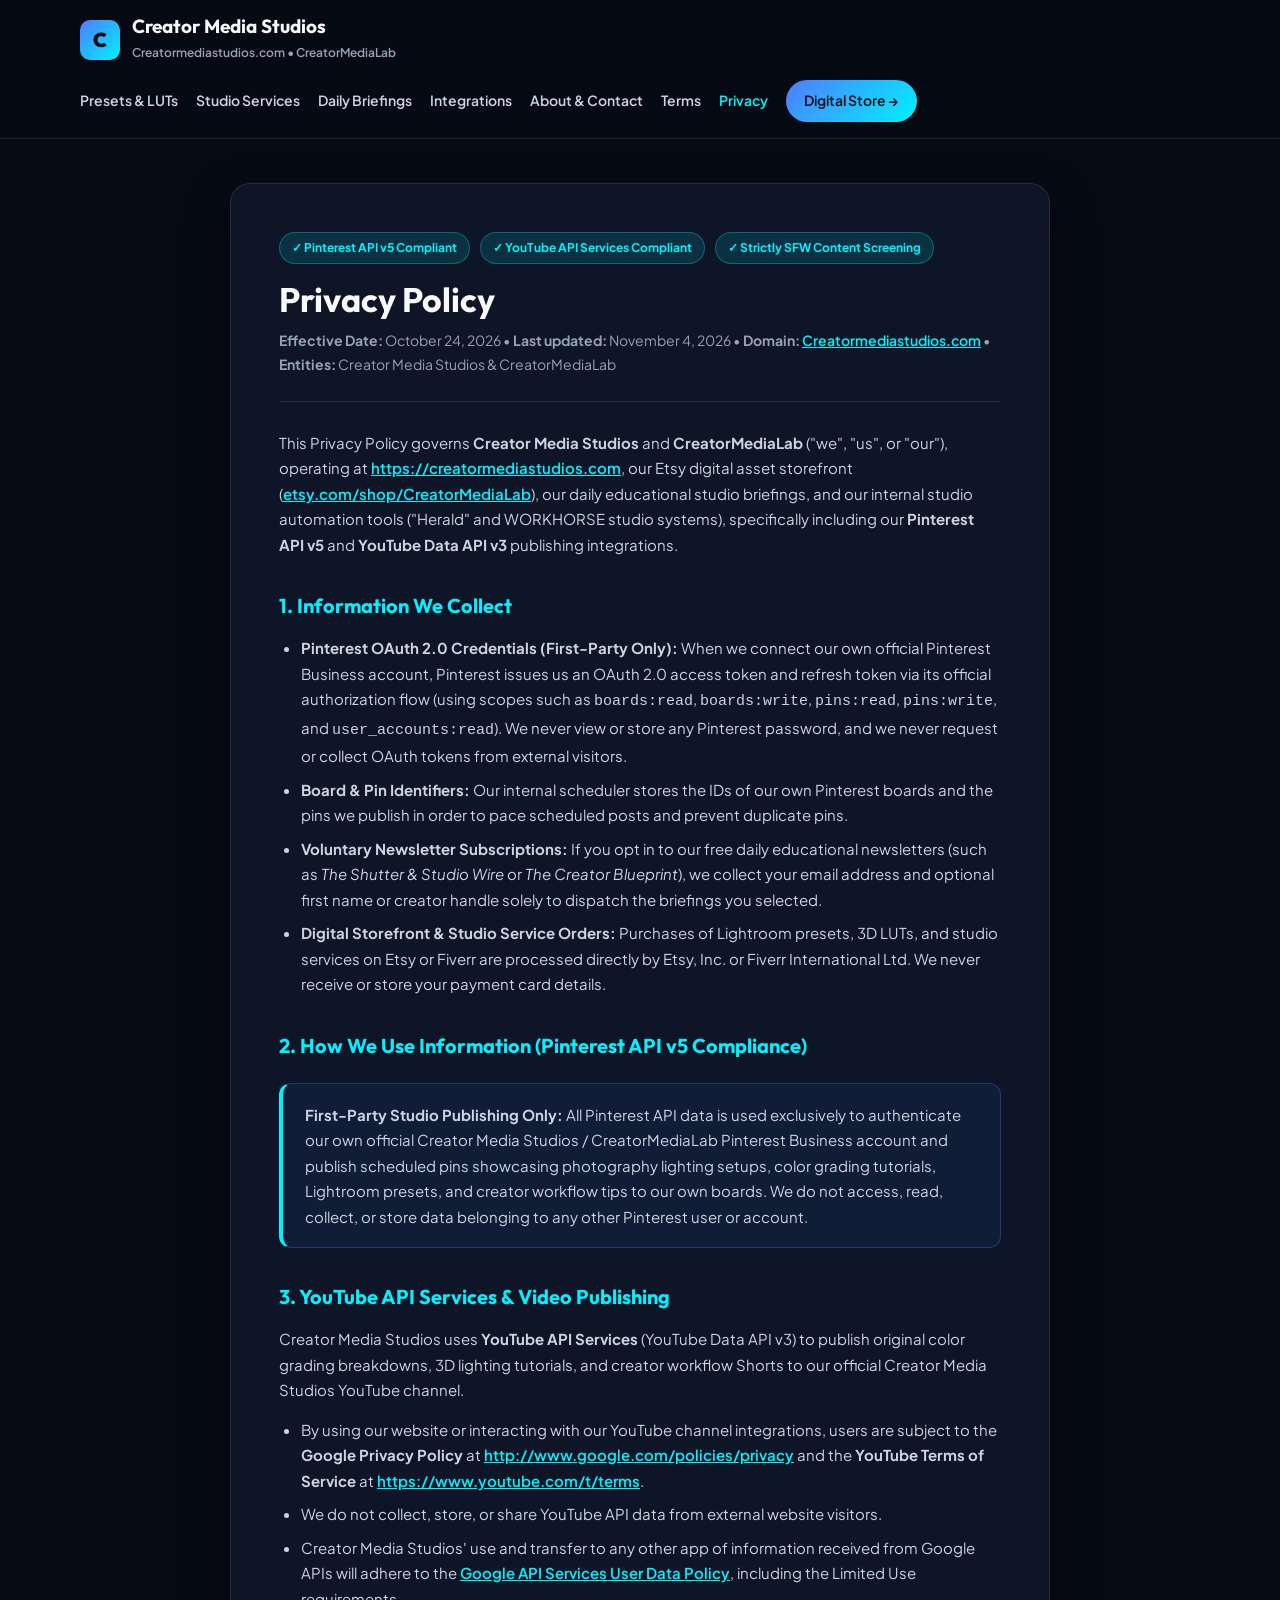
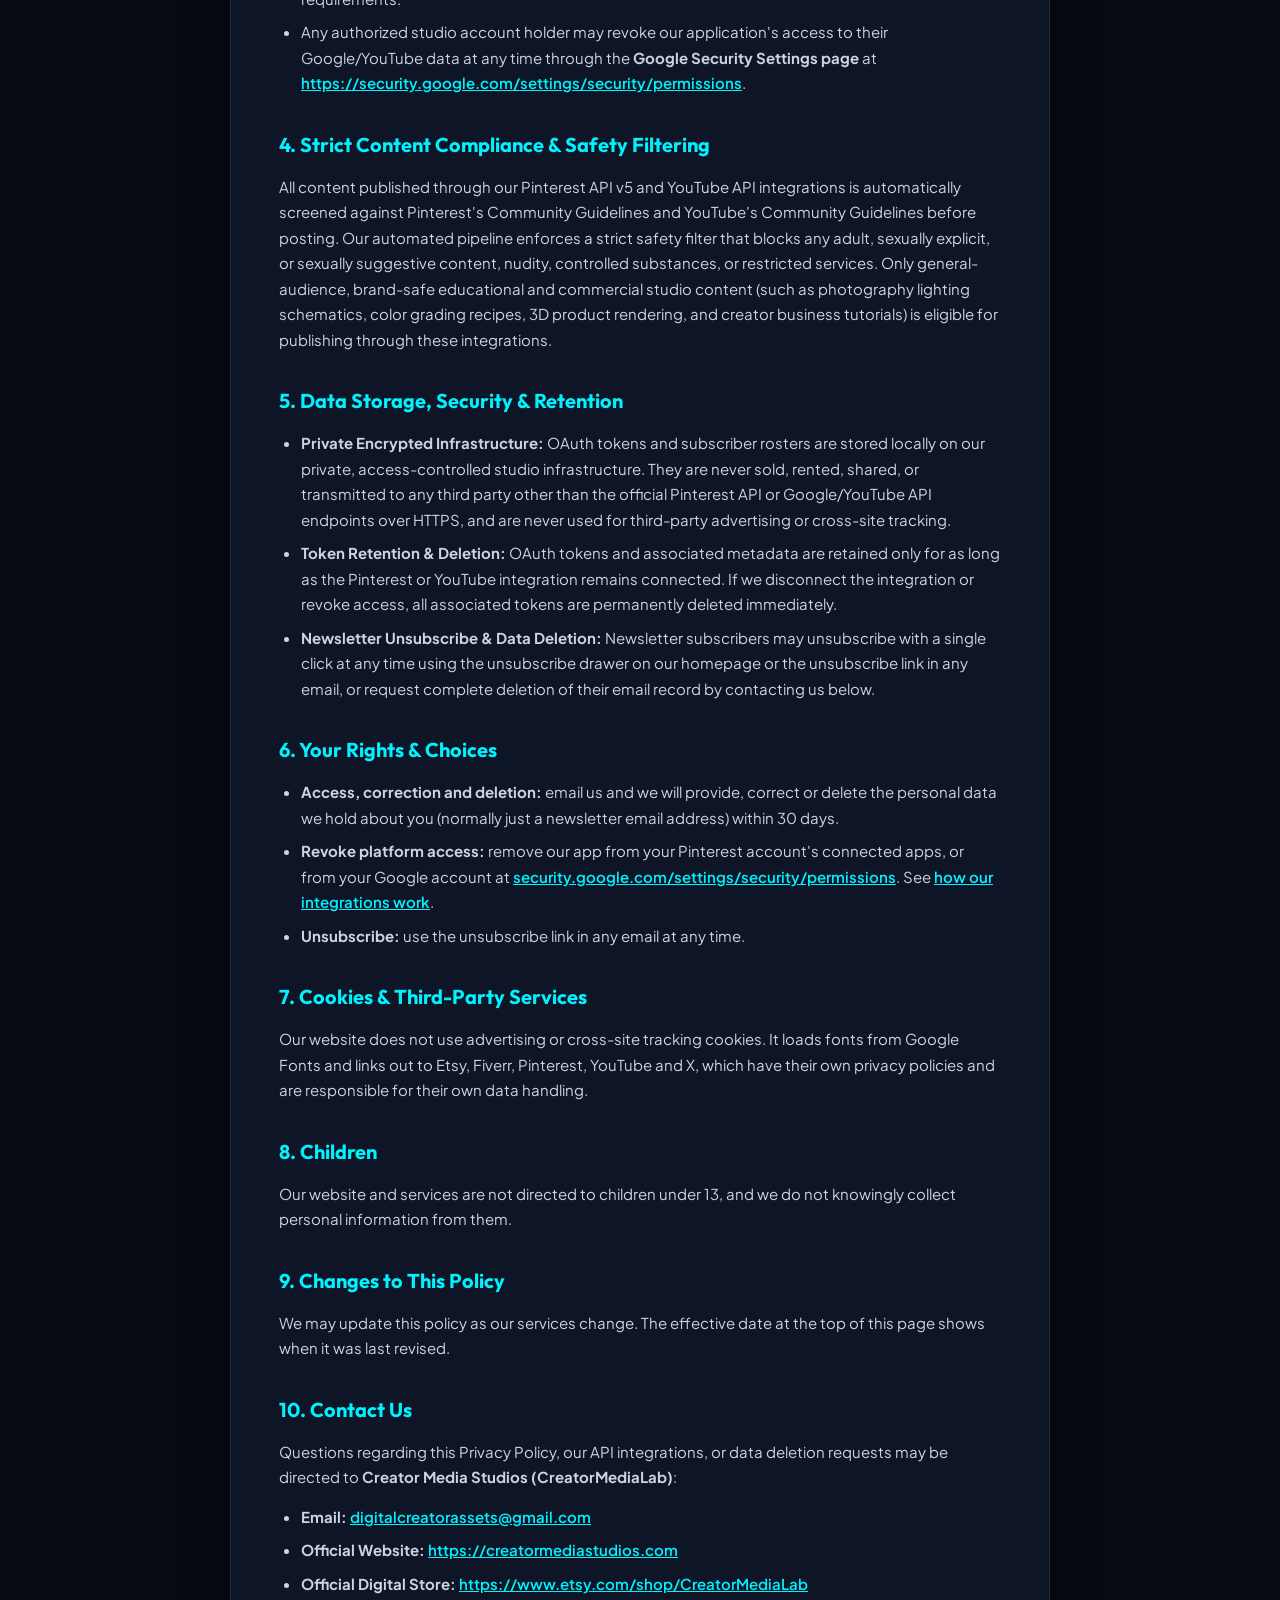
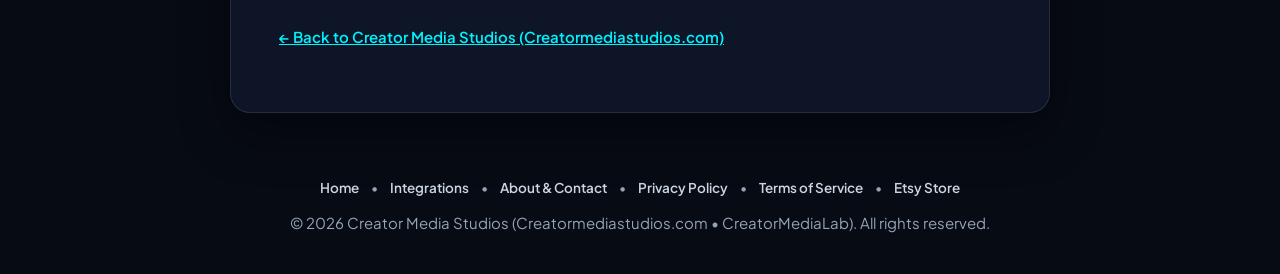
<file: privacy/index.html>
<!DOCTYPE html>
<html lang="en">
<head>
  <meta charset="UTF-8">
  <title>Privacy Policy • Creator Media Studios</title>
  <link rel="canonical" href="https://creatormediastudios.com/privacy.html">
  <meta http-equiv="refresh" content="0; url=/privacy.html">
</head>
<body><p><a href="/privacy.html">Privacy Policy</a></p></body>
</html>
</file>
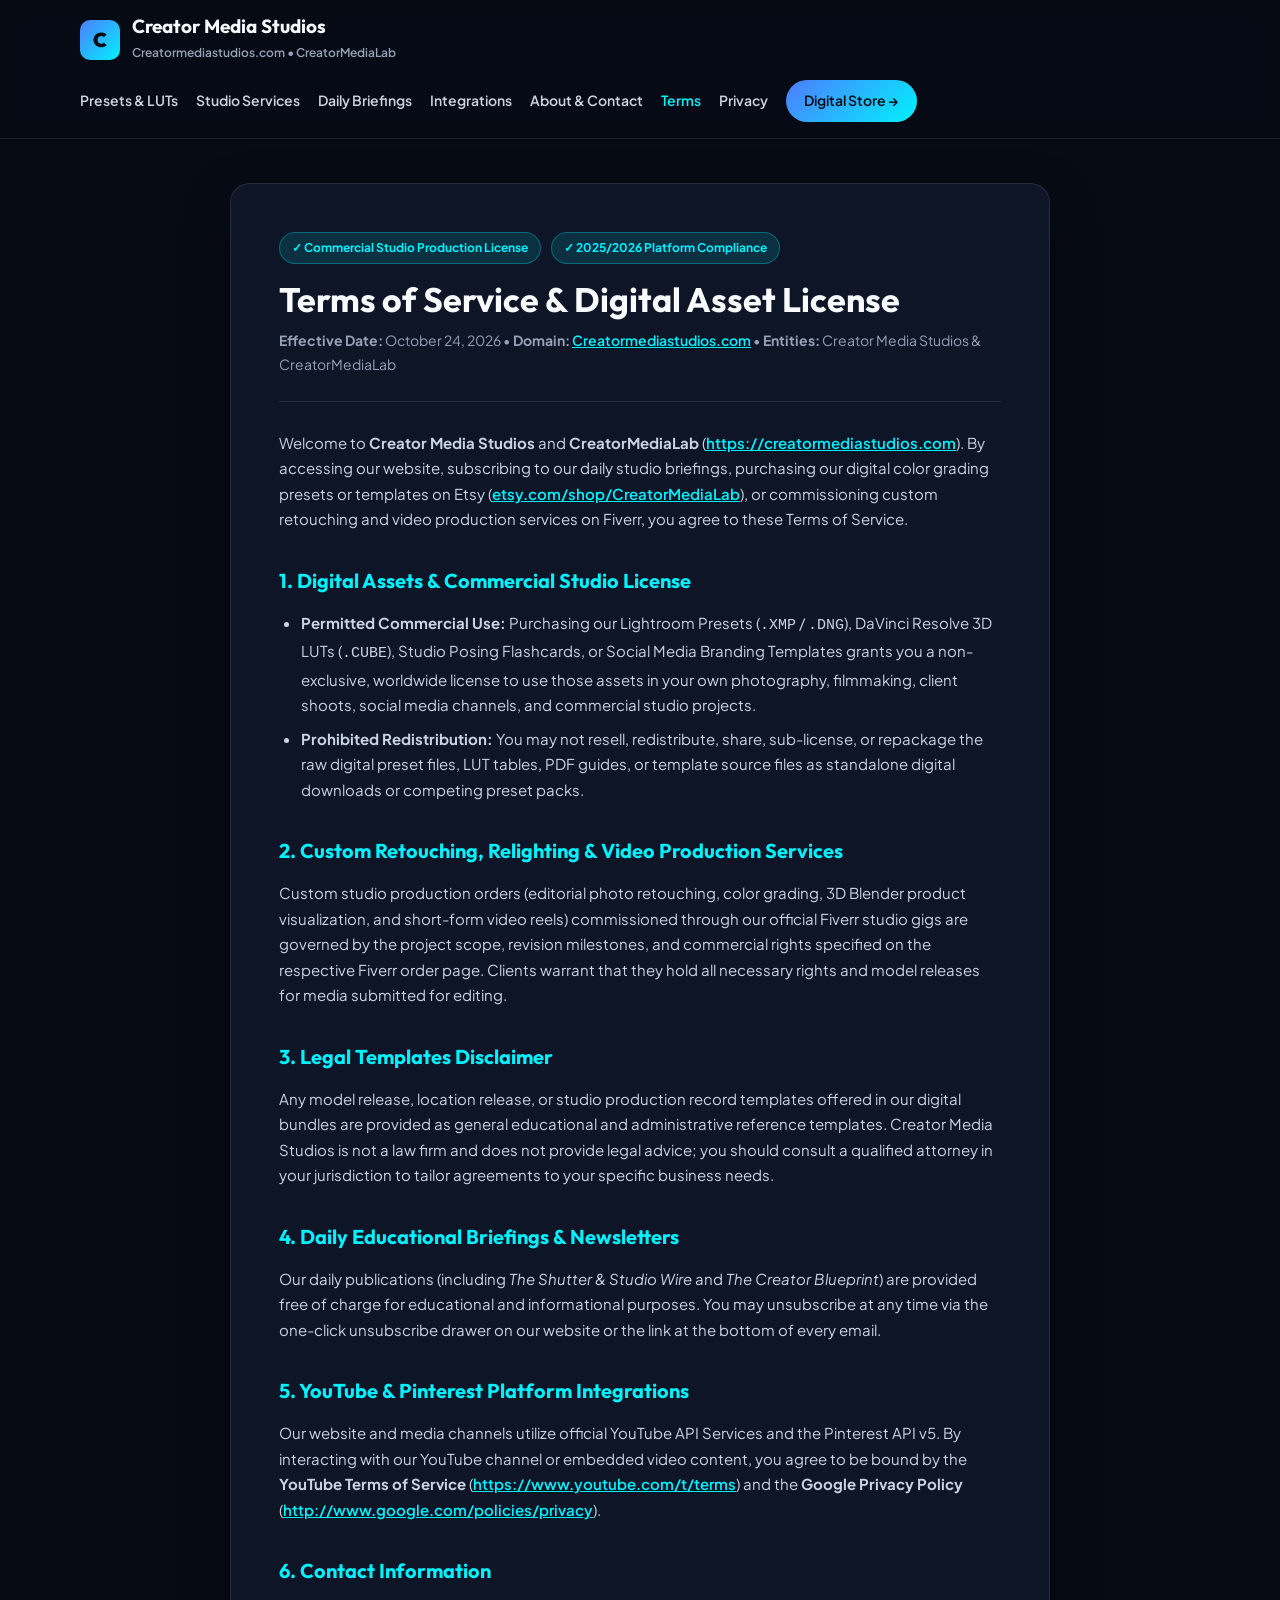
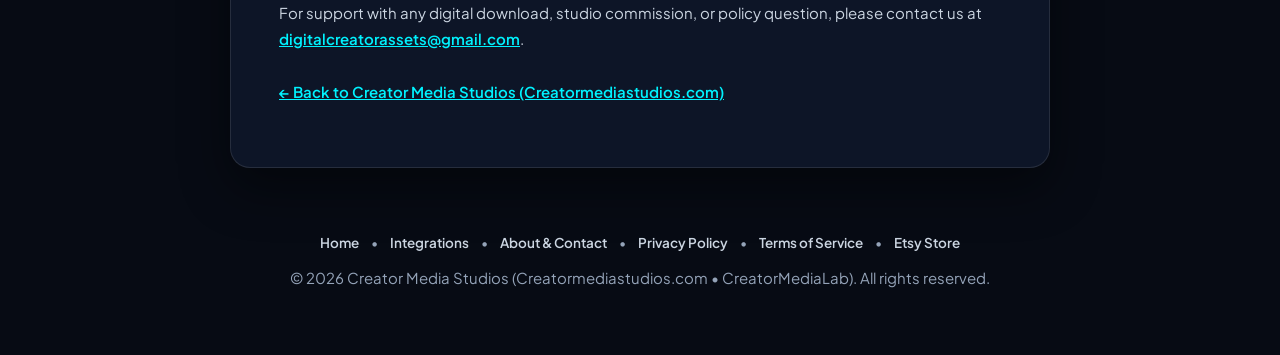
<file: terms/index.html>
<!DOCTYPE html>
<html lang="en">
<head>
  <meta charset="UTF-8">
  <title>Terms of Service • Creator Media Studios</title>
  <link rel="canonical" href="https://creatormediastudios.com/terms.html">
  <meta http-equiv="refresh" content="0; url=/terms.html">
</head>
<body><p><a href="/terms.html">Terms of Service</a></p></body>
</html>
</file>
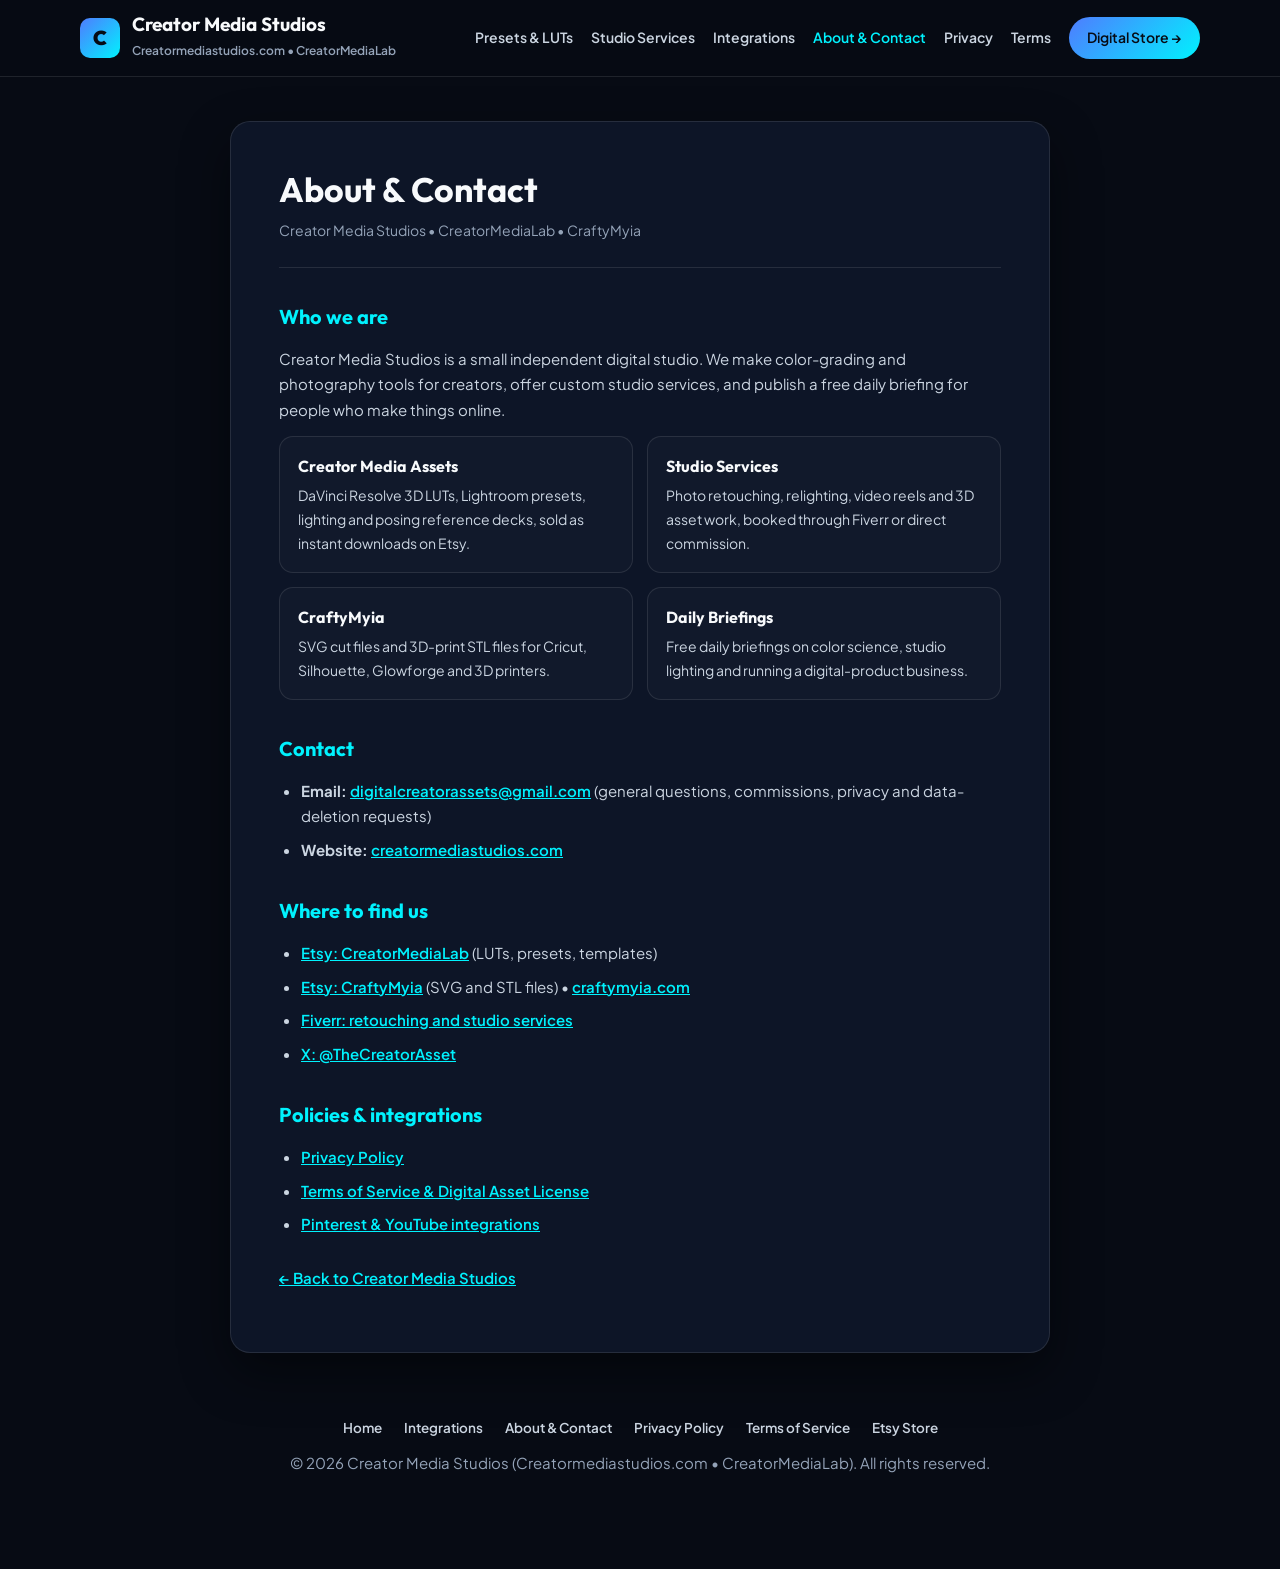
<file: about.html>
<!DOCTYPE html>
<html lang="en">
<head>
  <meta charset="UTF-8">
  <meta name="viewport" content="width=device-width, initial-scale=1.0">
  <title>About &amp; Contact • Creator Media Studios</title>
  <meta name="description" content="About Creator Media Studios (CreatorMediaLab) and CraftyMyia: what we make, where to buy, and how to contact us.">
  <link rel="canonical" href="https://creatormediastudios.com/about.html">
  <link rel="icon" type="image/svg+xml" href="assets/logo.svg">
  <link rel="preconnect" href="https://fonts.googleapis.com">
  <link rel="preconnect" href="https://fonts.gstatic.com" crossorigin>
  <link href="https://fonts.googleapis.com/css2?family=Outfit:wght@500;600;700;800;900&family=Plus+Jakarta+Sans:wght@400;500;600;700&family=JetBrains+Mono:wght@500&display=swap" rel="stylesheet">
  <link rel="stylesheet" href="assets/page.css">
</head>
<body>
  <header class="site-header">
    <div class="header-inner">
      <a href="index.html" class="brand">
        <div class="brand-badge">C</div>
        <div class="brand-text">
          <strong>Creator Media Studios</strong>
          <span>Creatormediastudios.com &bull; CreatorMediaLab</span>
        </div>
      </a>
      <nav class="nav-links">
        <a href="index.html#assets">Presets &amp; LUTs</a>
        <a href="index.html#services">Studio Services</a>
        <a href="integrations.html">Integrations</a>
        <a href="about.html" aria-current="page">About &amp; Contact</a>
        <a href="privacy.html">Privacy</a>
        <a href="terms.html">Terms</a>
        <a href="https://www.etsy.com/shop/CreatorMediaLab" target="_blank" rel="noopener" class="btn-cta">Digital Store &rarr;</a>
      </nav>
    </div>
  </header>

  <main class="container">
    <article class="policy-card">
      <h1>About &amp; Contact</h1>
      <div class="meta">Creator Media Studios &bull; CreatorMediaLab &bull; CraftyMyia</div>

      <h2>Who we are</h2>
      <p>
        Creator Media Studios is a small independent digital studio. We make color-grading and photography tools for creators, offer custom studio services, and publish a free daily briefing for people who make things online.
      </p>

      <div class="card-grid">
        <div class="mini-card">
          <strong>Creator Media Assets</strong>
          <p>DaVinci Resolve 3D LUTs, Lightroom presets, lighting and posing reference decks, sold as instant downloads on Etsy.</p>
        </div>
        <div class="mini-card">
          <strong>Studio Services</strong>
          <p>Photo retouching, relighting, video reels and 3D asset work, booked through Fiverr or direct commission.</p>
        </div>
        <div class="mini-card">
          <strong>CraftyMyia</strong>
          <p>SVG cut files and 3D-print STL files for Cricut, Silhouette, Glowforge and 3D printers.</p>
        </div>
        <div class="mini-card">
          <strong>Daily Briefings</strong>
          <p>Free daily briefings on color science, studio lighting and running a digital-product business.</p>
        </div>
      </div>

      <h2>Contact</h2>
      <ul>
        <li><strong>Email:</strong> <a href="mailto:digitalcreatorassets@gmail.com">digitalcreatorassets@gmail.com</a> (general questions, commissions, privacy and data-deletion requests)</li>
        <li><strong>Website:</strong> <a href="https://creatormediastudios.com">creatormediastudios.com</a></li>
      </ul>

      <h2>Where to find us</h2>
      <ul>
        <li><a href="https://www.etsy.com/shop/CreatorMediaLab" target="_blank" rel="noopener">Etsy: CreatorMediaLab</a> (LUTs, presets, templates)</li>
        <li><a href="https://www.etsy.com/shop/CraftyMyia" target="_blank" rel="noopener">Etsy: CraftyMyia</a> (SVG and STL files) &bull; <a href="https://craftymyia.com" target="_blank" rel="noopener">craftymyia.com</a></li>
        <li><a href="https://www.fiverr.com/s/GPz71VL" target="_blank" rel="noopener">Fiverr: retouching and studio services</a></li>
        <li><a href="https://twitter.com/TheCreatorAsset" target="_blank" rel="noopener">X: @TheCreatorAsset</a></li>
      </ul>

      <h2>Policies &amp; integrations</h2>
      <ul>
        <li><a href="privacy.html">Privacy Policy</a></li>
        <li><a href="terms.html">Terms of Service &amp; Digital Asset License</a></li>
        <li><a href="integrations.html">Pinterest &amp; YouTube integrations</a></li>
      </ul>

      <p style="margin-top: 28px;"><a href="index.html">&larr; Back to Creator Media Studios</a></p>
    </article>
  </main>

  <footer class="site-footer">
    <div>
      <a href="index.html">Home</a>
      <a href="integrations.html">Integrations</a>
      <a href="about.html">About &amp; Contact</a>
      <a href="privacy.html">Privacy Policy</a>
      <a href="terms.html">Terms of Service</a>
      <a href="https://www.etsy.com/shop/CreatorMediaLab" target="_blank" rel="noopener">Etsy Store</a>
    </div>
    <p style="margin-top: 10px;">&copy; 2026 Creator Media Studios (Creatormediastudios.com &bull; CreatorMediaLab). All rights reserved.</p>
  </footer>
</body>
</html>
</file>
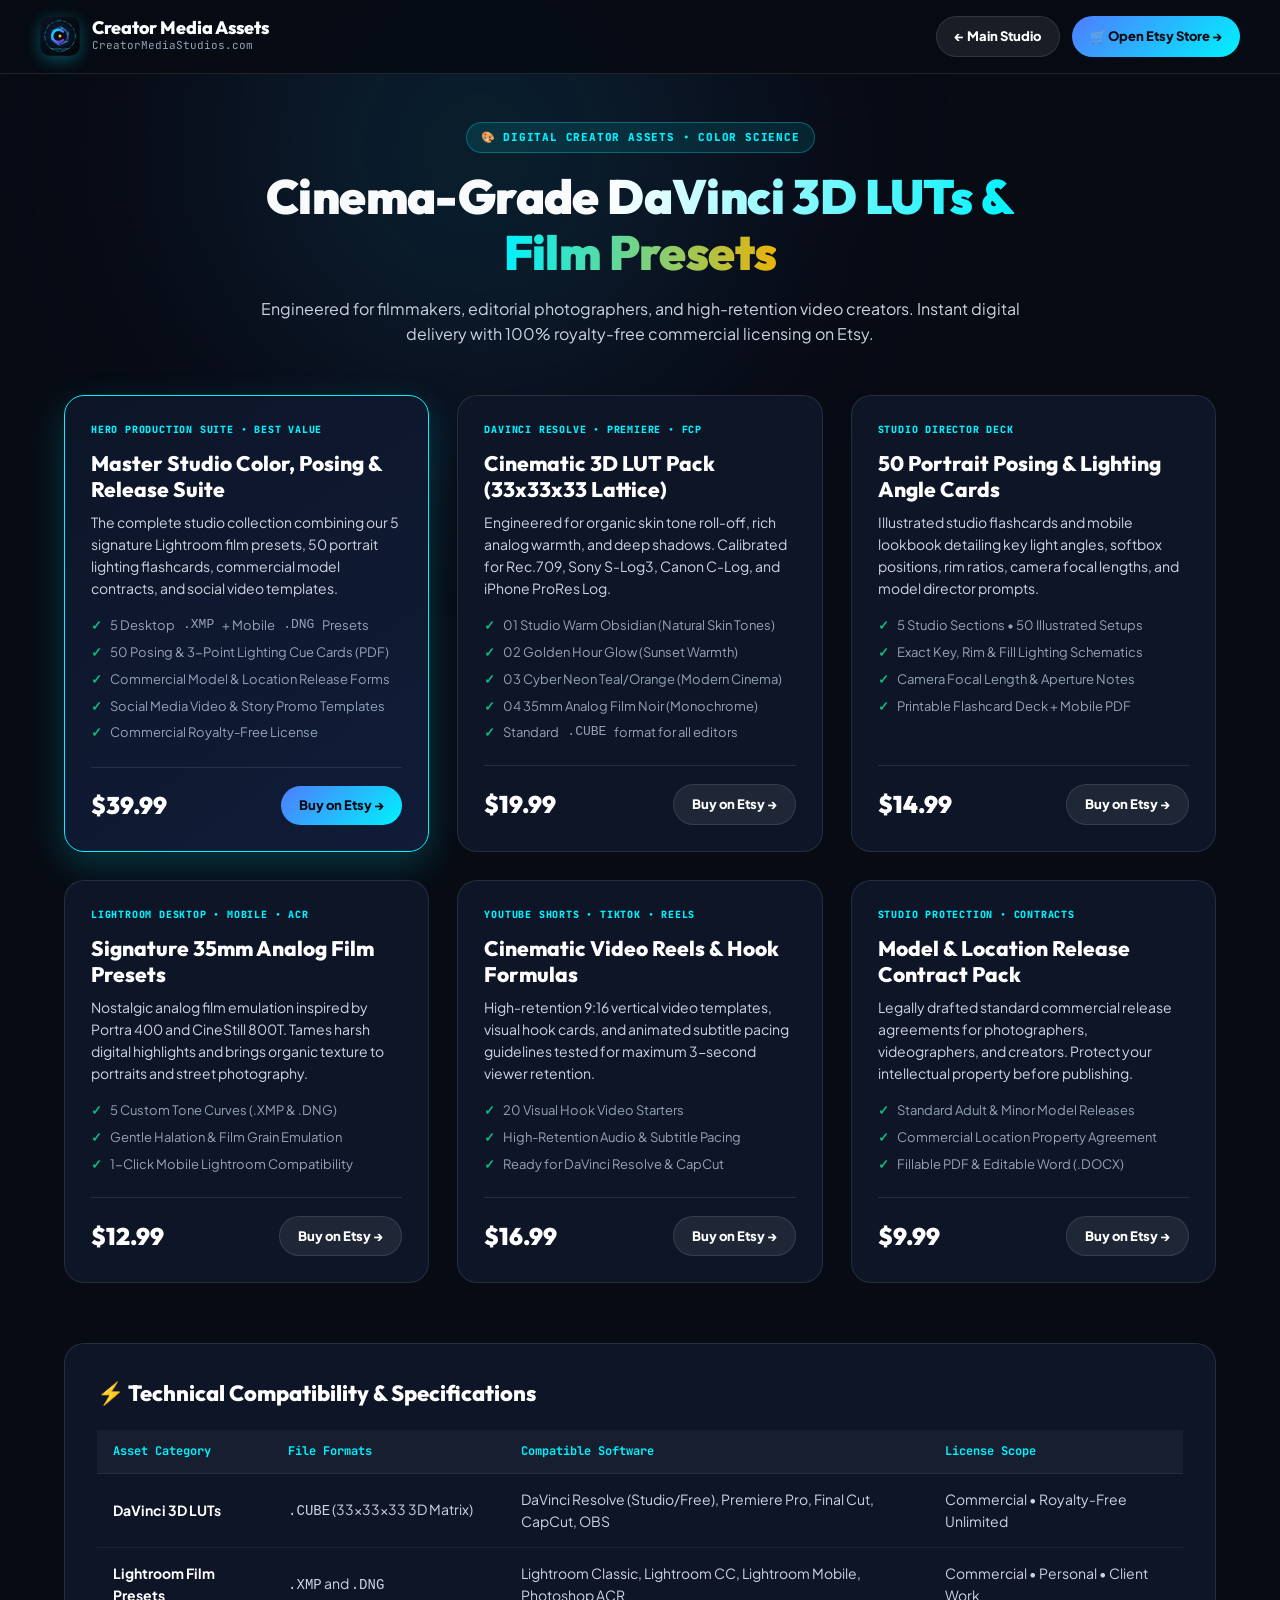
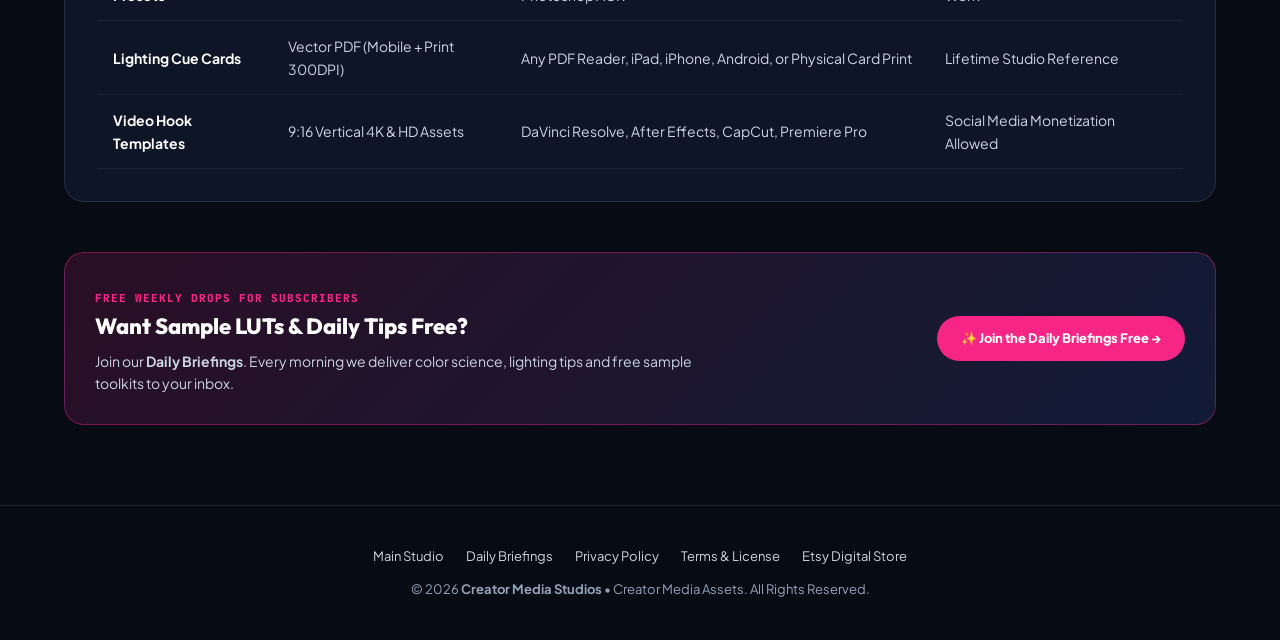
<file: assets.html>
<!DOCTYPE html>
<html lang="en">
<head>
  <meta charset="UTF-8">
  <meta name="viewport" content="width=device-width, initial-scale=1.0, viewport-fit=cover">
  <title>Creator Media Assets • DaVinci 3D LUTs, Lightroom Presets & Lighting Cards</title>
  <meta name="description" content="Shop official Creator Media Assets by Creator Media Studios. Professional DaVinci Resolve 3D .CUBE LUTs, Lightroom .XMP film presets, 50-card lighting director decks, and commercial contract packs on Etsy.">
  <link rel="canonical" href="https://creatormediastudios.com/assets.html">
  <link rel="preconnect" href="https://fonts.googleapis.com">
  <link rel="preconnect" href="https://fonts.gstatic.com" crossorigin>
  <link href="https://fonts.googleapis.com/css2?family=Outfit:wght@500;600;700;800;900&family=Plus+Jakarta+Sans:wght@400;500;600;700;800&family=JetBrains+Mono:wght@500;700&display=swap" rel="stylesheet">
  <style>
    :root {
      --bg-dark: #070b14;
      --card-bg: #0d1527;
      --border-color: rgba(255, 255, 255, 0.1);
      --studio-cyan: #00f2fe;
      --cobalt: #4f7cff;
      --deals-green: #10b981;
      --pulse-magenta: #f72585;
      --text-white: #f8fafc;
      --text-sub: #cbd5e1;
      --text-muted: #94a3b8;
      --radius-xl: 20px;
      --radius-lg: 16px;
      --radius-md: 10px;
    }
    * { box-sizing: border-box; margin: 0; padding: 0; }
    body {
      background-color: var(--bg-dark);
      color: var(--text-white);
      font-family: 'Plus Jakarta Sans', -apple-system, sans-serif;
      line-height: 1.6;
      min-height: 100vh;
      overflow-x: hidden;
      position: relative;
    }
    body::before {
      content: "";
      position: fixed;
      top: -200px;
      left: 10%;
      width: 700px;
      height: 700px;
      background: radial-gradient(circle, rgba(0, 242, 254, 0.12) 0%, rgba(79, 124, 255, 0.08) 50%, transparent 70%);
      filter: blur(95px);
      pointer-events: none;
    }

    header.site-header {
      background: rgba(7, 11, 20, 0.92);
      backdrop-filter: blur(14px);
      border-bottom: 1px solid var(--border-color);
      padding: 16px 24px;
      position: sticky;
      top: 0;
      z-index: 100;
    }
    .header-inner {
      max-width: 1200px;
      margin: 0 auto;
      display: flex;
      align-items: center;
      justify-content: space-between;
    }
    .brand-logo {
      display: flex;
      align-items: center;
      gap: 12px;
      text-decoration: none;
      color: #fff;
    }
    .brand-badge {
      width: 38px;
      height: 38px;
      border-radius: 10px;
      background: linear-gradient(135deg, var(--cobalt), var(--studio-cyan));
      display: flex;
      align-items: center;
      justify-content: center;
      font-family: 'Outfit', sans-serif;
      font-weight: 900;
      font-size: 20px;
      color: #070b14;
    }
    .brand-title {
      font-family: 'Outfit', sans-serif;
      font-size: 18px;
      font-weight: 800;
      line-height: 1.1;
    }
    .brand-sub {
      font-size: 11px;
      color: var(--text-muted);
      font-family: 'JetBrains Mono', monospace;
    }
    .nav-btn {
      display: inline-flex;
      align-items: center;
      gap: 6px;
      padding: 9px 18px;
      border-radius: 999px;
      font-size: 13px;
      font-weight: 800;
      text-decoration: none;
      color: #fff;
      background: rgba(255, 255, 255, 0.08);
      border: 1px solid var(--border-color);
      transition: all 0.2s ease;
    }
    .nav-btn:hover { background: rgba(255, 255, 255, 0.15); }
    .nav-btn.primary {
      background: linear-gradient(135deg, var(--cobalt), var(--studio-cyan));
      color: #070b14;
      border: none;
    }

    .catalog-container {
      max-width: 1200px;
      margin: 0 auto;
      padding: 48px 24px 80px;
      position: relative;
      z-index: 1;
    }

    .catalog-header {
      text-align: center;
      max-width: 780px;
      margin: 0 auto 48px;
    }
    .catalog-tag {
      display: inline-flex;
      align-items: center;
      gap: 6px;
      padding: 6px 14px;
      border-radius: 999px;
      background: rgba(0, 242, 254, 0.1);
      border: 1px solid rgba(0, 242, 254, 0.3);
      color: var(--studio-cyan);
      font-family: 'JetBrains Mono', monospace;
      font-size: 11px;
      font-weight: 800;
      letter-spacing: 0.8px;
      margin-bottom: 16px;
    }
    h1 {
      font-family: 'Outfit', sans-serif;
      font-size: clamp(32px, 4.2vw, 48px);
      font-weight: 900;
      line-height: 1.15;
      letter-spacing: -0.6px;
      margin-bottom: 16px;
    }
    .text-gradient {
      background: linear-gradient(90deg, #fff 0%, var(--studio-cyan) 60%, #eab308 100%);
      -webkit-background-clip: text;
      -webkit-text-fill-color: transparent;
    }
    .catalog-lead {
      font-size: 16px;
      color: var(--text-sub);
      line-height: 1.6;
    }

    /* Product Grid */
    .products-grid {
      display: grid;
      grid-template-columns: repeat(3, 1fr);
      gap: 28px;
      margin-bottom: 60px;
    }
    .product-card {
      background: var(--card-bg);
      border: 1px solid var(--border-color);
      border-radius: var(--radius-xl);
      padding: 26px;
      display: flex;
      flex-direction: column;
      justify-content: space-between;
      transition: all 0.25s ease;
      position: relative;
    }
    .product-card:hover {
      transform: translateY(-4px);
      border-color: rgba(0, 242, 254, 0.4);
      box-shadow: 0 16px 45px rgba(0, 0, 0, 0.6), 0 0 20px rgba(0, 242, 254, 0.12);
    }
    .product-card.featured {
      border-color: var(--studio-cyan);
      background: linear-gradient(145deg, #0d1527 0%, #101c38 100%);
      box-shadow: 0 12px 36px rgba(0, 242, 254, 0.2);
    }
    .product-badge {
      font-family: 'JetBrains Mono', monospace;
      font-size: 10px;
      font-weight: 800;
      color: var(--studio-cyan);
      letter-spacing: 0.8px;
      text-transform: uppercase;
      margin-bottom: 12px;
    }
    .product-card h3 {
      font-family: 'Outfit', sans-serif;
      font-size: 21px;
      font-weight: 800;
      line-height: 1.25;
      margin-bottom: 10px;
      color: #fff;
    }
    .product-card p {
      font-size: 14px;
      color: var(--text-sub);
      line-height: 1.55;
      margin-bottom: 16px;
    }
    .product-specs {
      list-style: none;
      margin-bottom: 22px;
      display: flex;
      flex-direction: column;
      gap: 6px;
    }
    .product-specs li {
      font-size: 13px;
      color: var(--text-muted);
      display: flex;
      align-items: center;
      gap: 8px;
    }
    .product-specs li::before {
      content: "✓";
      color: var(--deals-green);
      font-weight: 900;
    }
    .product-footer {
      display: flex;
      justify-content: space-between;
      align-items: center;
      padding-top: 18px;
      border-top: 1px solid var(--border-color);
    }
    .price-tag {
      font-family: 'Outfit', sans-serif;
      font-size: 24px;
      font-weight: 900;
      color: #fff;
    }

    /* Technical Specs Table */
    .specs-card {
      background: #0d1527;
      border: 1px solid var(--border-color);
      border-radius: var(--radius-xl);
      padding: 32px;
      margin-bottom: 50px;
    }
    .specs-card h3 {
      font-family: 'Outfit', sans-serif;
      font-size: 22px;
      font-weight: 800;
      margin-bottom: 18px;
      color: #fff;
    }
    .specs-table {
      width: 100%;
      border-collapse: collapse;
      font-size: 14px;
    }
    .specs-table th {
      text-align: left;
      padding: 12px 16px;
      background: rgba(255, 255, 255, 0.04);
      color: var(--studio-cyan);
      font-family: 'JetBrains Mono', monospace;
      font-size: 12px;
      border-bottom: 1px solid var(--border-color);
    }
    .specs-table td {
      padding: 14px 16px;
      border-bottom: 1px solid rgba(255, 255, 255, 0.06);
      color: var(--text-sub);
    }
    .specs-table td strong { color: #fff; }

    /* Cross-promo banner for Creator Pulse Lab */
    .pulse-banner-box {
      background: linear-gradient(135deg, rgba(247, 37, 133, 0.15), rgba(79, 124, 255, 0.15));
      border: 1.5px solid rgba(247, 37, 133, 0.4);
      border-radius: var(--radius-xl);
      padding: 30px;
      display: flex;
      justify-content: space-between;
      align-items: center;
      flex-wrap: wrap;
      gap: 20px;
    }
    .pulse-banner-box h3 {
      font-family: 'Outfit', sans-serif;
      font-size: 22px;
      font-weight: 800;
      margin-bottom: 6px;
      color: #fff;
    }
    .pulse-banner-box p {
      font-size: 14px;
      color: var(--text-sub);
      max-width: 600px;
    }

    footer.site-footer {
      border-top: 1px solid var(--border-color);
      padding: 40px 0;
      text-align: center;
      font-size: 13px;
      color: var(--text-muted);
    }
    footer a { color: var(--text-sub); text-decoration: none; margin: 0 10px; }
    footer a:hover { color: var(--studio-cyan); }

    @media (max-width: 960px) {
      .products-grid { grid-template-columns: 1fr; }
    }
  </style>
  <link rel="icon" type="image/svg+xml" href="assets/logo.svg">
</head>
<body>

  <header class="site-header">
    <div class="header-inner">
      <a href="index.html" class="brand-logo">
        <img src="assets/logo.svg" alt="Creator Media Studios" style="width: 40px; height: 40px; border-radius: 10px; box-shadow: 0 4px 16px rgba(0,242,254,0.3); flex-shrink: 0;">
        <div>
          <div class="brand-title">Creator Media Assets</div>
          <div class="brand-sub">CreatorMediaStudios.com</div>
        </div></a>
      <div style="display:flex;gap:12px;">
        <a href="index.html" class="nav-btn">← Main Studio</a>
        <a href="https://www.etsy.com/shop/CreatorMediaLab" target="_blank" rel="noopener" class="nav-btn primary">🛒 Open Etsy Store &rarr;</a>
      </div>
    </div>
  </header>

  <div class="catalog-container">
    <div class="catalog-header">
      <div class="catalog-tag">🎨 DIGITAL CREATOR ASSETS &bull; COLOR SCIENCE</div>
      <h1>Cinema-Grade <span class="text-gradient">DaVinci 3D LUTs &amp; Film Presets</span></h1>
      <p class="catalog-lead">
        Engineered for filmmakers, editorial photographers, and high-retention video creators. Instant digital delivery with 100% royalty-free commercial licensing on Etsy.
      </p>
    </div>

    <!-- Product Grid -->
    <div class="products-grid">
      <!-- Product 1: Hero Master Suite -->
      <div class="product-card featured">
        <div>
          <div class="product-badge">Hero Production Suite &bull; Best Value</div>
          <h3>Master Studio Color, Posing &amp; Release Suite</h3>
          <p>The complete studio collection combining our 5 signature Lightroom film presets, 50 portrait lighting flashcards, commercial model contracts, and social video templates.</p>
          <ul class="product-specs">
            <li>5 Desktop <code>.XMP</code> + Mobile <code>.DNG</code> Presets</li>
            <li>50 Posing &amp; 3-Point Lighting Cue Cards (PDF)</li>
            <li>Commercial Model &amp; Location Release Forms</li>
            <li>Social Media Video &amp; Story Promo Templates</li>
            <li>Commercial Royalty-Free License</li>
          </ul>
        </div>
        <div class="product-footer">
          <span class="price-tag">$39.99</span>
          <a href="https://www.etsy.com/shop/CreatorMediaLab" target="_blank" rel="noopener" class="nav-btn primary">Buy on Etsy &rarr;</a>
        </div>
      </div>

      <!-- Product 2: DaVinci 3D LUTs -->
      <div class="product-card">
        <div>
          <div class="product-badge">DaVinci Resolve &bull; Premiere &bull; FCP</div>
          <h3>Cinematic 3D LUT Pack (33x33x33 Lattice)</h3>
          <p>Engineered for organic skin tone roll-off, rich analog warmth, and deep shadows. Calibrated for Rec.709, Sony S-Log3, Canon C-Log, and iPhone ProRes Log.</p>
          <ul class="product-specs">
            <li>01 Studio Warm Obsidian (Natural Skin Tones)</li>
            <li>02 Golden Hour Glow (Sunset Warmth)</li>
            <li>03 Cyber Neon Teal/Orange (Modern Cinema)</li>
            <li>04 35mm Analog Film Noir (Monochrome)</li>
            <li>Standard <code>.CUBE</code> format for all editors</li>
          </ul>
        </div>
        <div class="product-footer">
          <span class="price-tag">$19.99</span>
          <a href="https://www.etsy.com/shop/CreatorMediaLab" target="_blank" rel="noopener" class="nav-btn">Buy on Etsy &rarr;</a>
        </div>
      </div>

      <!-- Product 3: 50 Lighting & Posing Cards -->
      <div class="product-card">
        <div>
          <div class="product-badge">Studio Director Deck</div>
          <h3>50 Portrait Posing &amp; Lighting Angle Cards</h3>
          <p>Illustrated studio flashcards and mobile lookbook detailing key light angles, softbox positions, rim ratios, camera focal lengths, and model director prompts.</p>
          <ul class="product-specs">
            <li>5 Studio Sections &bull; 50 Illustrated Setups</li>
            <li>Exact Key, Rim &amp; Fill Lighting Schematics</li>
            <li>Camera Focal Length &amp; Aperture Notes</li>
            <li>Printable Flashcard Deck + Mobile PDF</li>
          </ul>
        </div>
        <div class="product-footer">
          <span class="price-tag">$14.99</span>
          <a href="https://www.etsy.com/shop/CreatorMediaLab" target="_blank" rel="noopener" class="nav-btn">Buy on Etsy &rarr;</a>
        </div>
      </div>

      <!-- Product 4: Lightroom Film Emulation -->
      <div class="product-card">
        <div>
          <div class="product-badge">Lightroom Desktop &bull; Mobile &bull; ACR</div>
          <h3>Signature 35mm Analog Film Presets</h3>
          <p>Nostalgic analog film emulation inspired by Portra 400 and CineStill 800T. Tames harsh digital highlights and brings organic texture to portraits and street photography.</p>
          <ul class="product-specs">
            <li>5 Custom Tone Curves (.XMP &amp; .DNG)</li>
            <li>Gentle Halation &amp; Film Grain Emulation</li>
            <li>1-Click Mobile Lightroom Compatibility</li>
          </ul>
        </div>
        <div class="product-footer">
          <span class="price-tag">$12.99</span>
          <a href="https://www.etsy.com/shop/CreatorMediaLab" target="_blank" rel="noopener" class="nav-btn">Buy on Etsy &rarr;</a>
        </div>
      </div>

      <!-- Product 5: Short-Form Video Hooks Pack -->
      <div class="product-card">
        <div>
          <div class="product-badge">YouTube Shorts &bull; TikTok &bull; Reels</div>
          <h3>Cinematic Video Reels &amp; Hook Formulas</h3>
          <p>High-retention 9:16 vertical video templates, visual hook cards, and animated subtitle pacing guidelines tested for maximum 3-second viewer retention.</p>
          <ul class="product-specs">
            <li>20 Visual Hook Video Starters</li>
            <li>High-Retention Audio &amp; Subtitle Pacing</li>
            <li>Ready for DaVinci Resolve &amp; CapCut</li>
          </ul>
        </div>
        <div class="product-footer">
          <span class="price-tag">$16.99</span>
          <a href="https://www.etsy.com/shop/CreatorMediaLab" target="_blank" rel="noopener" class="nav-btn">Buy on Etsy &rarr;</a>
        </div>
      </div>

      <!-- Product 6: Legal Contract Pack -->
      <div class="product-card">
        <div>
          <div class="product-badge">Studio Protection &bull; Contracts</div>
          <h3>Model &amp; Location Release Contract Pack</h3>
          <p>Legally drafted standard commercial release agreements for photographers, videographers, and creators. Protect your intellectual property before publishing.</p>
          <ul class="product-specs">
            <li>Standard Adult &amp; Minor Model Releases</li>
            <li>Commercial Location Property Agreement</li>
            <li>Fillable PDF &amp; Editable Word (.DOCX)</li>
          </ul>
        </div>
        <div class="product-footer">
          <span class="price-tag">$9.99</span>
          <a href="https://www.etsy.com/shop/CreatorMediaLab" target="_blank" rel="noopener" class="nav-btn">Buy on Etsy &rarr;</a>
        </div>
      </div>
    </div>

    <!-- Technical Compatibility Table -->
    <div class="specs-card">
      <h3>⚡ Technical Compatibility &amp; Specifications</h3>
      <table class="specs-table">
        <thead>
          <tr>
            <th>Asset Category</th>
            <th>File Formats</th>
            <th>Compatible Software</th>
            <th>License Scope</th>
          </tr>
        </thead>
        <tbody>
          <tr>
            <td><strong>DaVinci 3D LUTs</strong></td>
            <td><code>.CUBE</code> (33x33x33 3D Matrix)</td>
            <td>DaVinci Resolve (Studio/Free), Premiere Pro, Final Cut, CapCut, OBS</td>
            <td>Commercial &bull; Royalty-Free Unlimited</td>
          </tr>
          <tr>
            <td><strong>Lightroom Film Presets</strong></td>
            <td><code>.XMP</code> and <code>.DNG</code></td>
            <td>Lightroom Classic, Lightroom CC, Lightroom Mobile, Photoshop ACR</td>
            <td>Commercial &bull; Personal &bull; Client Work</td>
          </tr>
          <tr>
            <td><strong>Lighting Cue Cards</strong></td>
            <td>Vector PDF (Mobile + Print 300DPI)</td>
            <td>Any PDF Reader, iPad, iPhone, Android, or Physical Card Print</td>
            <td>Lifetime Studio Reference</td>
          </tr>
          <tr>
            <td><strong>Video Hook Templates</strong></td>
            <td>9:16 Vertical 4K &amp; HD Assets</td>
            <td>DaVinci Resolve, After Effects, CapCut, Premiere Pro</td>
            <td>Social Media Monetization Allowed</td>
          </tr>
        </tbody>
      </table>
    </div>

    <!-- Cross Promo Banner for Creator Pulse Lab -->
    <div class="pulse-banner-box">
      <div>
        <span style="color:var(--pulse-magenta);font-family:'JetBrains Mono';font-size:11px;font-weight:800;letter-spacing:1px;">FREE WEEKLY DROPS FOR SUBSCRIBERS</span>
        <h3>Want Sample LUTs &amp; Daily Tips Free?</h3>
        <p>Join our <strong>Daily Briefings</strong>. Every morning we deliver color science, lighting tips and free sample toolkits to your inbox.</p>
      </div>
      <a href="index.html#pulse" class="nav-btn" style="background:var(--pulse-magenta);border:none;padding:12px 24px;">
        ✨ Join the Daily Briefings Free &rarr;
      </a>
    </div>

  </div>

  <footer class="site-footer">
    <p>
      <a href="index.html">Main Studio</a>
      <a href="index.html#pulse">Daily Briefings</a>
      <a href="privacy.html">Privacy Policy</a>
      <a href="terms.html">Terms &amp; License</a>
      <a href="https://www.etsy.com/shop/CreatorMediaLab" target="_blank" rel="noopener">Etsy Digital Store</a>
    </p>
    <p style="margin-top:12px;">
      &copy; 2026 <strong>Creator Media Studios</strong> &bull; Creator Media Assets. All Rights Reserved.
    </p>
  </footer>

</body>
</html>
</file>
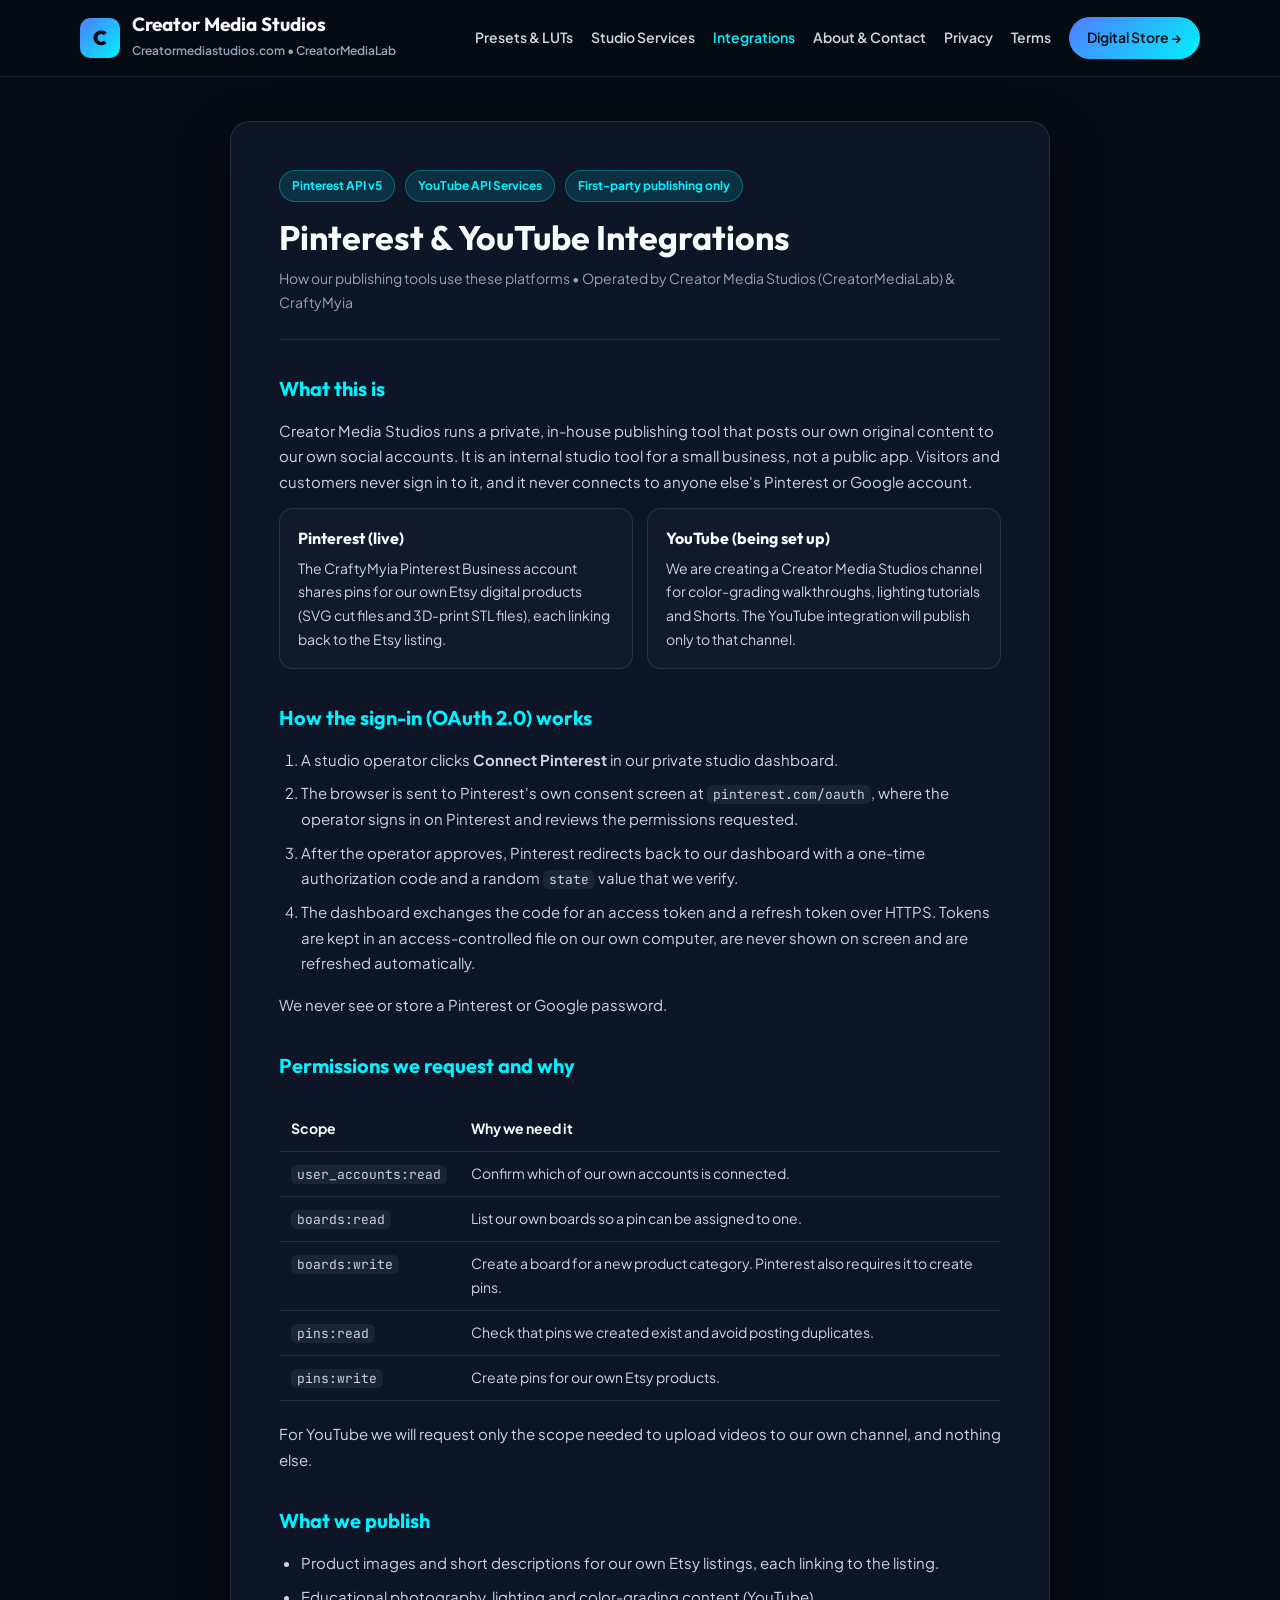
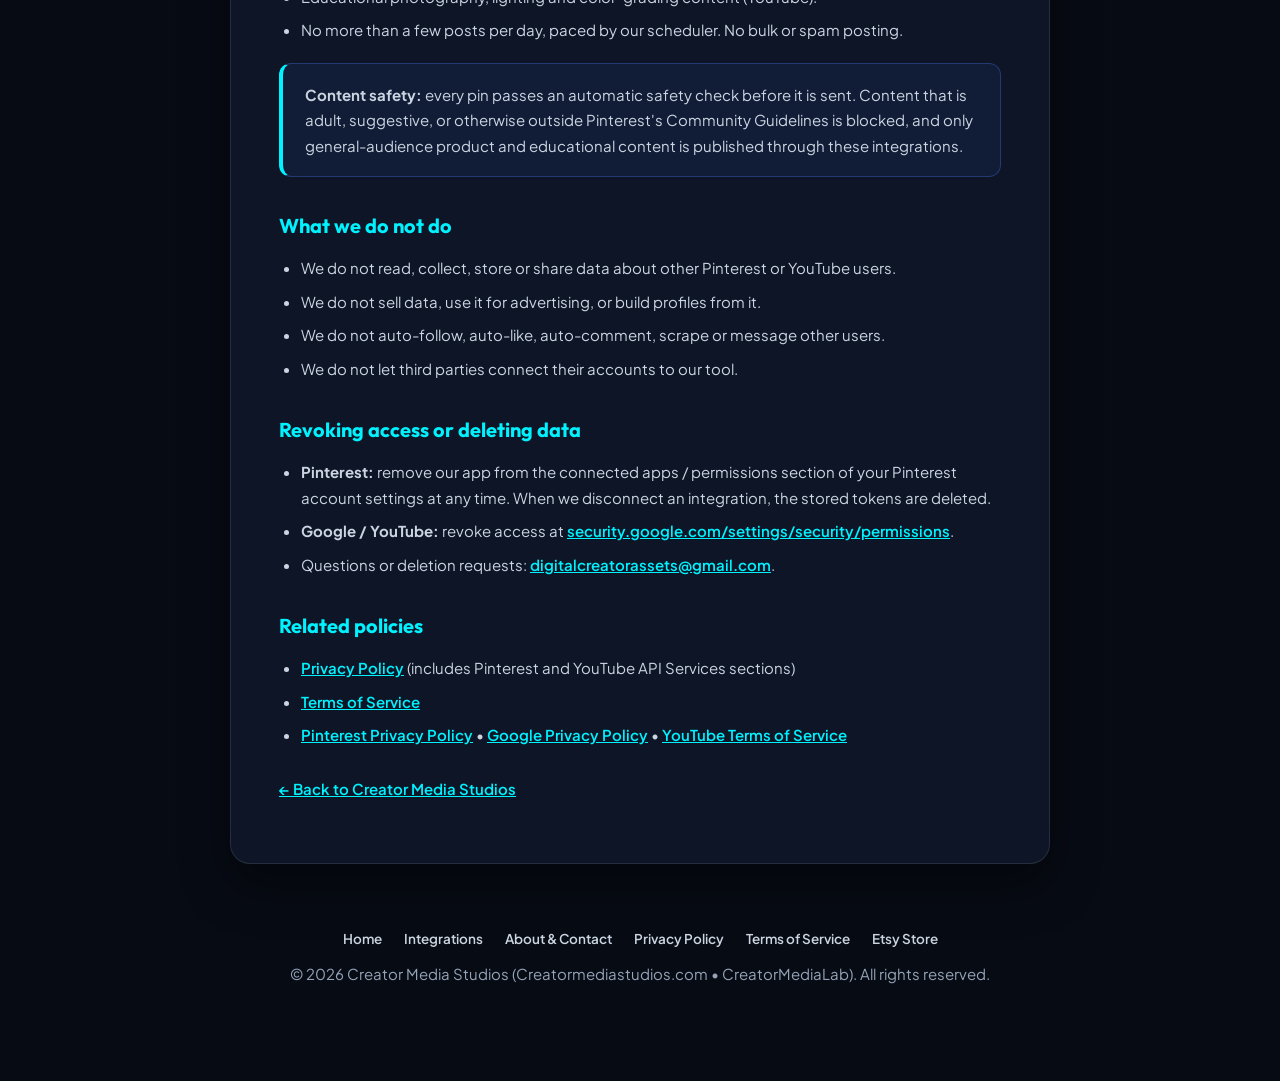
<file: integrations.html>
<!DOCTYPE html>
<html lang="en">
<head>
  <meta charset="UTF-8">
  <meta name="viewport" content="width=device-width, initial-scale=1.0">
  <title>Pinterest &amp; YouTube Integrations • Creator Media Studios</title>
  <meta name="description" content="How Creator Media Studios and CraftyMyia use the Pinterest API v5 and YouTube API Services: what the apps do, the OAuth scopes requested, what data is handled, and how access can be revoked.">
  <link rel="canonical" href="https://creatormediastudios.com/integrations.html">
  <link rel="icon" type="image/svg+xml" href="assets/logo.svg">
  <link rel="preconnect" href="https://fonts.googleapis.com">
  <link rel="preconnect" href="https://fonts.gstatic.com" crossorigin>
  <link href="https://fonts.googleapis.com/css2?family=Outfit:wght@500;600;700;800;900&family=Plus+Jakarta+Sans:wght@400;500;600;700&family=JetBrains+Mono:wght@500&display=swap" rel="stylesheet">
  <link rel="stylesheet" href="assets/page.css">
</head>
<body>
  <header class="site-header">
    <div class="header-inner">
      <a href="index.html" class="brand">
        <div class="brand-badge">C</div>
        <div class="brand-text">
          <strong>Creator Media Studios</strong>
          <span>Creatormediastudios.com &bull; CreatorMediaLab</span>
        </div>
      </a>
      <nav class="nav-links">
        <a href="index.html#assets">Presets &amp; LUTs</a>
        <a href="index.html#services">Studio Services</a>
        <a href="integrations.html" aria-current="page">Integrations</a>
        <a href="about.html">About &amp; Contact</a>
        <a href="privacy.html">Privacy</a>
        <a href="terms.html">Terms</a>
        <a href="https://www.etsy.com/shop/CreatorMediaLab" target="_blank" rel="noopener" class="btn-cta">Digital Store &rarr;</a>
      </nav>
    </div>
  </header>

  <main class="container">
    <article class="policy-card">
      <div class="badge-row">
        <span class="badge">Pinterest API v5</span>
        <span class="badge">YouTube API Services</span>
        <span class="badge">First-party publishing only</span>
      </div>
      <h1>Pinterest &amp; YouTube Integrations</h1>
      <div class="meta">
        How our publishing tools use these platforms &bull; Operated by Creator Media Studios (CreatorMediaLab) &amp; CraftyMyia
      </div>

      <h2>What this is</h2>
      <p>
        Creator Media Studios runs a private, in-house publishing tool that posts our own original content to our own social accounts. It is an internal studio tool for a small business, not a public app. Visitors and customers never sign in to it, and it never connects to anyone else's Pinterest or Google account.
      </p>

      <div class="card-grid">
        <div class="mini-card">
          <strong>Pinterest (live)</strong>
          <p>The CraftyMyia Pinterest Business account shares pins for our own Etsy digital products (SVG cut files and 3D-print STL files), each linking back to the Etsy listing.</p>
        </div>
        <div class="mini-card">
          <strong>YouTube (being set up)</strong>
          <p>We are creating a Creator Media Studios channel for color-grading walkthroughs, lighting tutorials and Shorts. The YouTube integration will publish only to that channel.</p>
        </div>
      </div>

      <h2>How the sign-in (OAuth 2.0) works</h2>
      <ol>
        <li>A studio operator clicks <strong>Connect Pinterest</strong> in our private studio dashboard.</li>
        <li>The browser is sent to Pinterest's own consent screen at <code>pinterest.com/oauth</code>, where the operator signs in on Pinterest and reviews the permissions requested.</li>
        <li>After the operator approves, Pinterest redirects back to our dashboard with a one-time authorization code and a random <code>state</code> value that we verify.</li>
        <li>The dashboard exchanges the code for an access token and a refresh token over HTTPS. Tokens are kept in an access-controlled file on our own computer, are never shown on screen and are refreshed automatically.</li>
      </ol>
      <p>We never see or store a Pinterest or Google password.</p>

      <h2>Permissions we request and why</h2>
      <div class="table-wrap">
        <table>
          <thead><tr><th>Scope</th><th>Why we need it</th></tr></thead>
          <tbody>
            <tr><td><code>user_accounts:read</code></td><td>Confirm which of our own accounts is connected.</td></tr>
            <tr><td><code>boards:read</code></td><td>List our own boards so a pin can be assigned to one.</td></tr>
            <tr><td><code>boards:write</code></td><td>Create a board for a new product category. Pinterest also requires it to create pins.</td></tr>
            <tr><td><code>pins:read</code></td><td>Check that pins we created exist and avoid posting duplicates.</td></tr>
            <tr><td><code>pins:write</code></td><td>Create pins for our own Etsy products.</td></tr>
          </tbody>
        </table>
      </div>
      <p>For YouTube we will request only the scope needed to upload videos to our own channel, and nothing else.</p>

      <h2>What we publish</h2>
      <ul>
        <li>Product images and short descriptions for our own Etsy listings, each linking to the listing.</li>
        <li>Educational photography, lighting and color-grading content (YouTube).</li>
        <li>No more than a few posts per day, paced by our scheduler. No bulk or spam posting.</li>
      </ul>
      <div class="compliance-box">
        <p>
          <strong>Content safety:</strong> every pin passes an automatic safety check before it is sent. Content that is adult, suggestive, or otherwise outside Pinterest's Community Guidelines is blocked, and only general-audience product and educational content is published through these integrations.
        </p>
      </div>

      <h2>What we do not do</h2>
      <ul>
        <li>We do not read, collect, store or share data about other Pinterest or YouTube users.</li>
        <li>We do not sell data, use it for advertising, or build profiles from it.</li>
        <li>We do not auto-follow, auto-like, auto-comment, scrape or message other users.</li>
        <li>We do not let third parties connect their accounts to our tool.</li>
      </ul>

      <h2>Revoking access or deleting data</h2>
      <ul>
        <li><strong>Pinterest:</strong> remove our app from the connected apps / permissions section of your Pinterest account settings at any time. When we disconnect an integration, the stored tokens are deleted.</li>
        <li><strong>Google / YouTube:</strong> revoke access at <a href="https://security.google.com/settings/security/permissions" target="_blank" rel="noopener">security.google.com/settings/security/permissions</a>.</li>
        <li>Questions or deletion requests: <a href="mailto:digitalcreatorassets@gmail.com">digitalcreatorassets@gmail.com</a>.</li>
      </ul>

      <h2>Related policies</h2>
      <ul>
        <li><a href="privacy.html">Privacy Policy</a> (includes Pinterest and YouTube API Services sections)</li>
        <li><a href="terms.html">Terms of Service</a></li>
        <li><a href="https://policy.pinterest.com/en/privacy-policy" target="_blank" rel="noopener">Pinterest Privacy Policy</a> &bull; <a href="https://policies.google.com/privacy" target="_blank" rel="noopener">Google Privacy Policy</a> &bull; <a href="https://www.youtube.com/t/terms" target="_blank" rel="noopener">YouTube Terms of Service</a></li>
      </ul>

      <p style="margin-top: 28px;"><a href="index.html">&larr; Back to Creator Media Studios</a></p>
    </article>
  </main>

  <footer class="site-footer">
    <div>
      <a href="index.html">Home</a>
      <a href="integrations.html">Integrations</a>
      <a href="about.html">About &amp; Contact</a>
      <a href="privacy.html">Privacy Policy</a>
      <a href="terms.html">Terms of Service</a>
      <a href="https://www.etsy.com/shop/CreatorMediaLab" target="_blank" rel="noopener">Etsy Store</a>
    </div>
    <p style="margin-top: 10px;">&copy; 2026 Creator Media Studios (Creatormediastudios.com &bull; CreatorMediaLab). All rights reserved.</p>
  </footer>
</body>
</html>
</file>
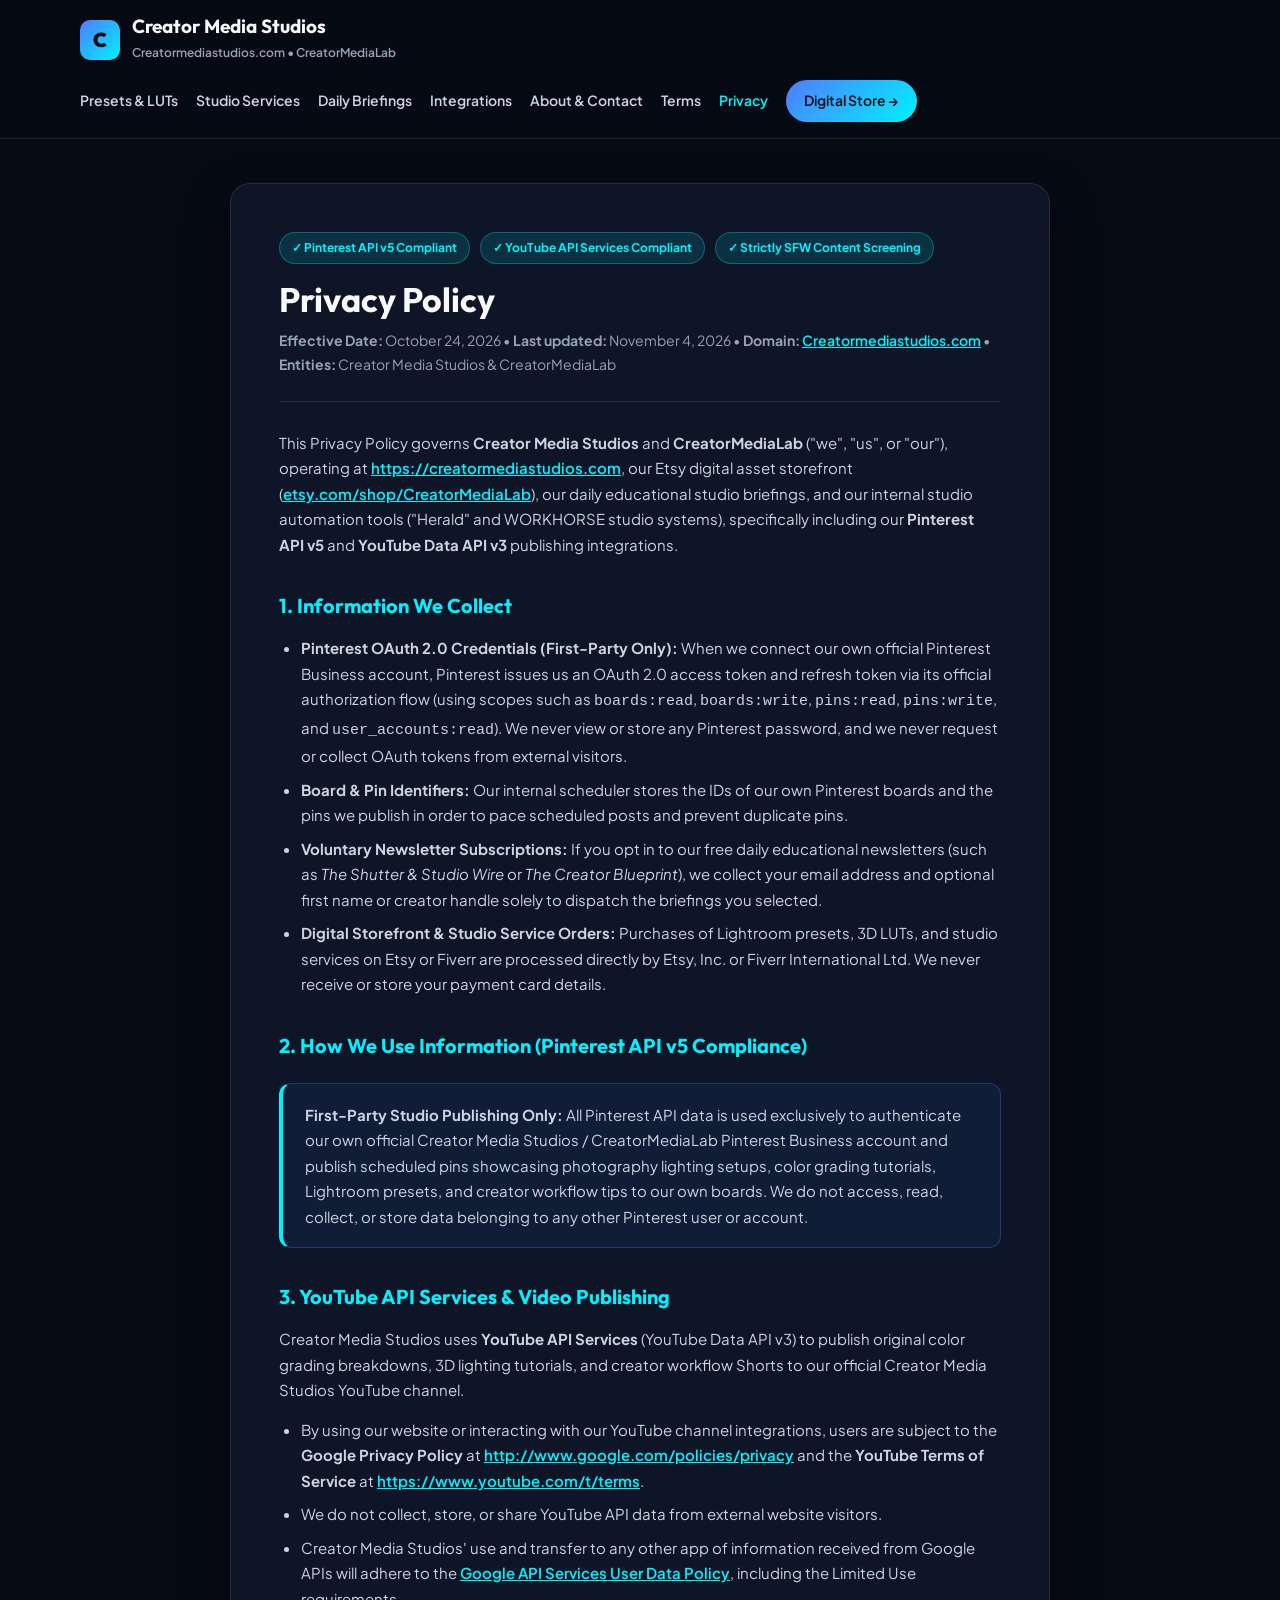
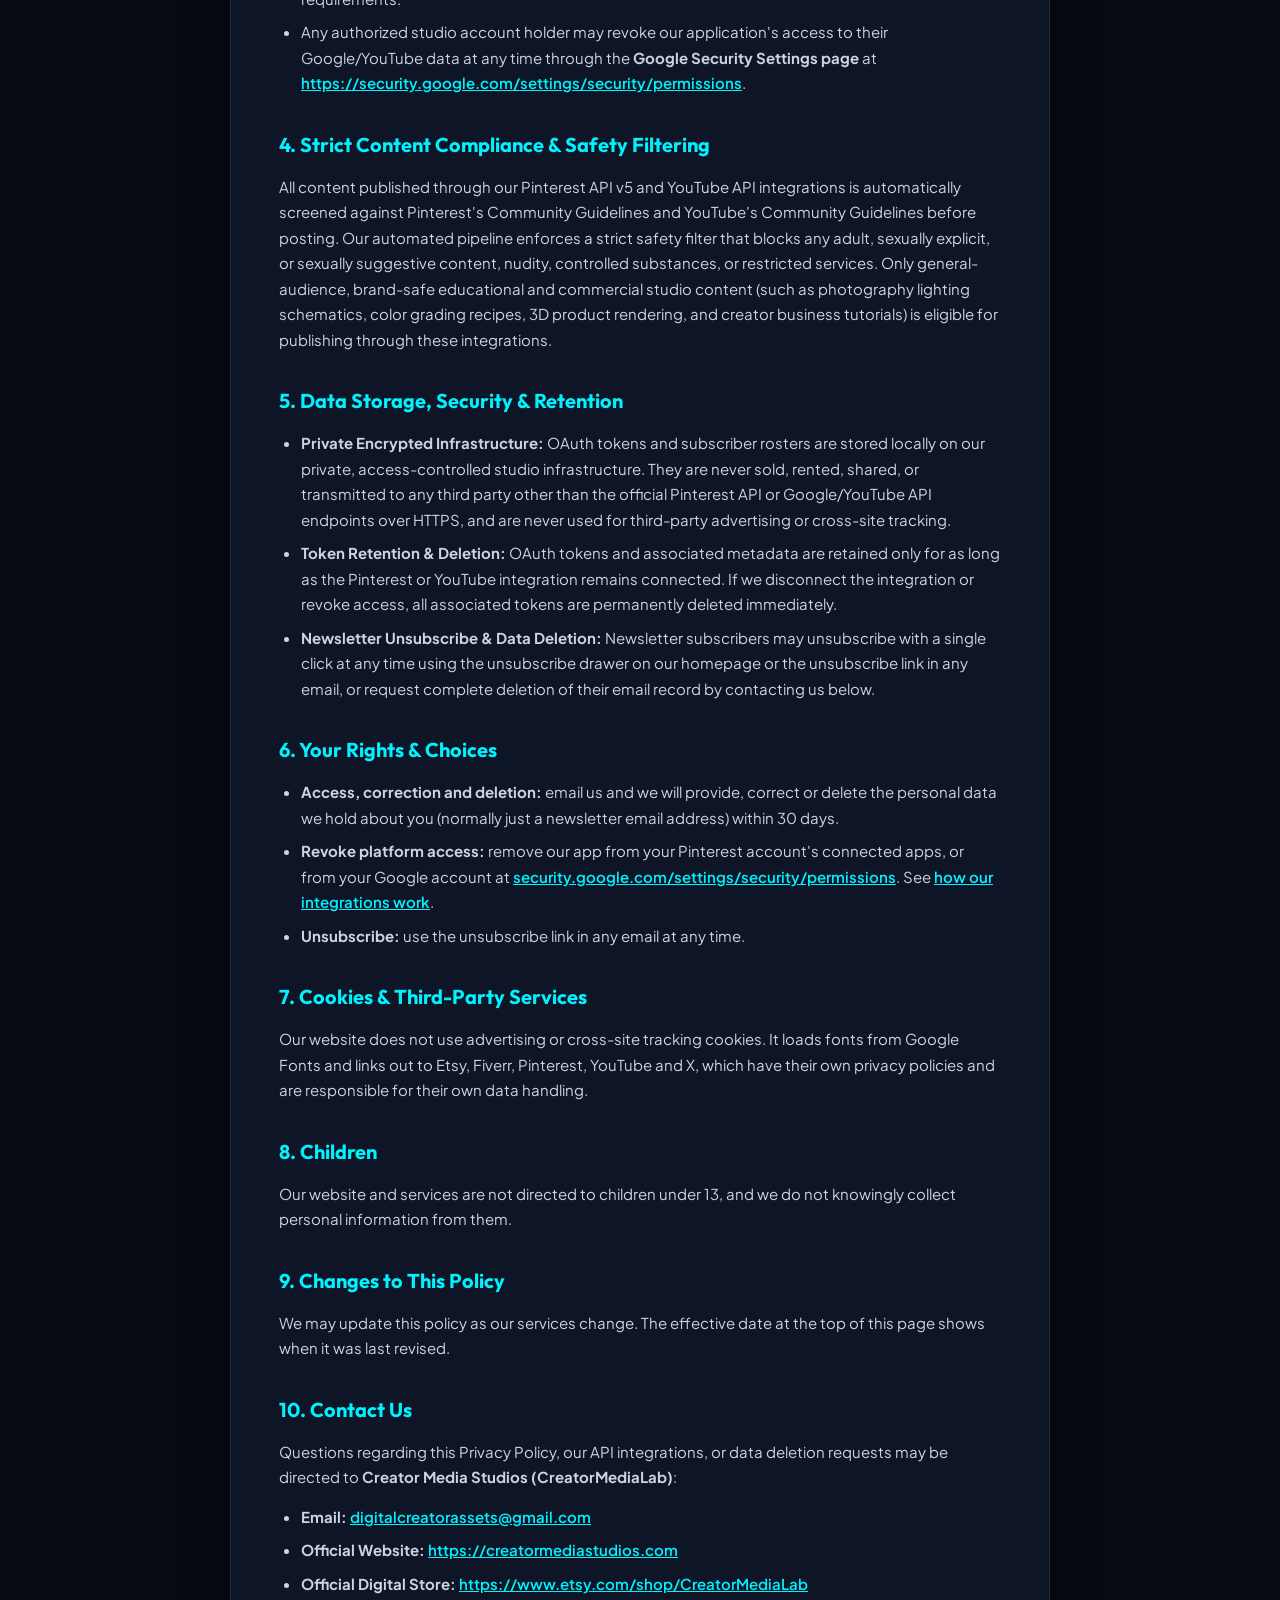
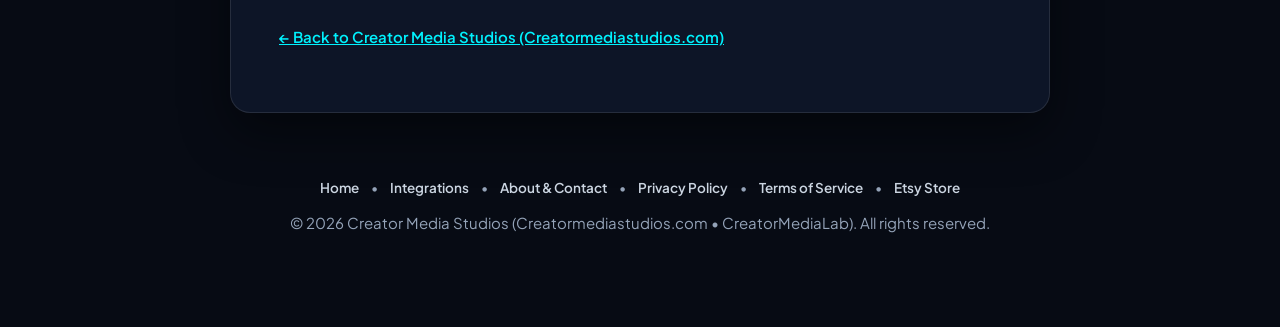
<file: privacy.html>
<!DOCTYPE html>
<html lang="en">
<head>
  <meta charset="UTF-8">
  <meta name="viewport" content="width=device-width, initial-scale=1.0">
  <title>Privacy Policy — Creator Media Studios (Creatormediastudios.com &bull; CreatorMediaLab)</title>
  <meta name="description" content="Official Privacy Policy for Creator Media Studios (Creatormediastudios.com) and CreatorMediaLab, covering our Pinterest API v5 integration, YouTube API Services integration, digital storefront, and daily studio briefings.">
  <link rel="canonical" href="https://creatormediastudios.com/privacy.html">
  <link rel="preconnect" href="https://fonts.googleapis.com">
  <link rel="preconnect" href="https://fonts.gstatic.com" crossorigin>
  <link href="https://fonts.googleapis.com/css2?family=Outfit:wght@500;600;700;800;900&family=Plus+Jakarta+Sans:wght@400;500;600;700&display=swap" rel="stylesheet">
  <style>
    :root {
      --bg-dark: #070b14;
      --card-bg: #0d1527;
      --border-color: rgba(255, 255, 255, 0.1);
      --studio-cyan: #00f2fe;
      --cobalt: #4f7cff;
      --blueprint-gold: #eab308;
      --emerald: #10b981;
      --text-white: #f8fafc;
      --text-sub: #cbd5e1;
      --text-muted: #94a3b8;
    }
    * { box-sizing: border-box; margin: 0; padding: 0; }
    body {
      background-color: var(--bg-dark);
      color: var(--text-sub);
      font-family: 'Plus Jakarta Sans', -apple-system, BlinkMacSystemFont, "Segoe UI", Roboto, sans-serif;
      line-height: 1.7;
      padding-bottom: 80px;
    }
    header.site-header {
      background: rgba(7, 11, 20, 0.9);
      backdrop-filter: blur(12px);
      border-bottom: 1px solid var(--border-color);
      position: sticky;
      top: 0;
      z-index: 50;
      padding: 16px 24px;
    }
    .header-inner {
      max-width: 1120px;
      margin: 0 auto;
      display: flex;
      align-items: center;
      justify-content: space-between;
      flex-wrap: wrap;
      gap: 16px;
    }
    .brand {
      display: flex;
      align-items: center;
      gap: 12px;
      text-decoration: none;
      color: var(--text-white);
    }
    .brand-badge {
      width: 40px;
      height: 40px;
      border-radius: 10px;
      background: linear-gradient(135deg, var(--cobalt), var(--studio-cyan));
      display: flex;
      align-items: center;
      justify-content: center;
      font-family: 'Outfit', sans-serif;
      font-weight: 900;
      font-size: 20px;
      color: #070b14;
    }
    .brand-text strong {
      display: block;
      font-family: 'Outfit', sans-serif;
      font-size: 19px;
      color: var(--text-white);
      line-height: 1.1;
    }
    .brand-text span {
      font-size: 12px;
      color: var(--text-muted);
    }
    .nav-links {
      display: flex;
      align-items: center;
      gap: 18px;
      flex-wrap: wrap;
    }
    .nav-links a {
      text-decoration: none;
      color: var(--text-sub);
      font-size: 14px;
      font-weight: 600;
      transition: color 0.15s;
    }
    .nav-links a:hover { color: var(--studio-cyan); }
    .btn-cta {
      background: linear-gradient(135deg, var(--cobalt), var(--studio-cyan));
      color: #070b14 !important;
      padding: 9px 18px;
      border-radius: 999px;
      font-weight: 800;
      font-size: 13.5px;
    }

    .container {
      max-width: 860px;
      margin: 44px auto 0;
      padding: 0 20px;
    }
    .policy-card {
      background: var(--card-bg);
      border: 1px solid var(--border-color);
      border-radius: 20px;
      padding: 48px;
      box-shadow: 0 20px 50px rgba(0, 0, 0, 0.45);
    }
    .badge-row {
      display: flex;
      flex-wrap: wrap;
      gap: 10px;
      margin-bottom: 16px;
    }
    .badge {
      display: inline-flex;
      align-items: center;
      gap: 6px;
      padding: 5px 12px;
      border-radius: 999px;
      font-size: 12px;
      font-weight: 700;
      background: rgba(0, 242, 254, 0.12);
      border: 1px solid rgba(0, 242, 254, 0.3);
      color: var(--studio-cyan);
    }
    h1 {
      font-family: 'Outfit', sans-serif;
      font-size: 34px;
      color: var(--text-white);
      line-height: 1.2;
      margin-bottom: 8px;
    }
    .meta {
      font-size: 14px;
      color: var(--text-muted);
      margin-bottom: 28px;
      padding-bottom: 24px;
      border-bottom: 1px solid var(--border-color);
    }
    h2 {
      font-family: 'Outfit', sans-serif;
      font-size: 20px;
      color: var(--studio-cyan);
      margin: 32px 0 12px;
    }
    p {
      margin-bottom: 14px;
      font-size: 15px;
    }
    ul {
      padding-left: 22px;
      margin-bottom: 16px;
    }
    li {
      margin-bottom: 8px;
      font-size: 15px;
    }
    a {
      color: var(--studio-cyan);
      font-weight: 600;
    }
    .compliance-box {
      background: rgba(79, 124, 255, 0.08);
      border: 1px solid rgba(79, 124, 255, 0.3);
      border-left: 4px solid var(--studio-cyan);
      border-radius: 12px;
      padding: 18px 22px;
      margin: 20px 0;
    }
    footer.site-footer {
      max-width: 860px;
      margin: 40px auto 0;
      padding: 24px 20px 0;
      text-align: center;
      font-size: 13.5px;
      color: var(--text-muted);
    }
    footer.site-footer a {
      color: var(--text-sub);
      text-decoration: none;
      margin: 0 10px;
    }
    @media (max-width: 640px) {
      .policy-card { padding: 28px 22px; }
      h1 { font-size: 26px; }
    }
  </style>
</head>
<body>
  <header class="site-header">
    <div class="header-inner">
      <a href="index.html" class="brand">
        <div class="brand-badge">C</div>
        <div class="brand-text">
          <strong>Creator Media Studios</strong>
          <span>Creatormediastudios.com &bull; CreatorMediaLab</span>
        </div>
      </a>
      <nav class="nav-links">
        <a href="index.html#assets">Presets &amp; LUTs</a>
        <a href="index.html#services">Studio Services</a>
        <a href="index.html#pulse">Daily Briefings</a>
        <a href="integrations.html">Integrations</a>
        <a href="about.html">About &amp; Contact</a>
        <a href="terms.html">Terms</a>
        <a href="privacy.html" style="color: var(--studio-cyan);">Privacy</a>
        <a href="https://www.etsy.com/shop/CreatorMediaLab" target="_blank" rel="noopener" class="btn-cta">Digital Store &rarr;</a>
      </nav>
    </div>
  </header>

  <main class="container">
    <article class="policy-card">
      <div class="badge-row">
        <span class="badge">&#10003; Pinterest API v5 Compliant</span>
        <span class="badge">&#10003; YouTube API Services Compliant</span>
        <span class="badge">&#10003; Strictly SFW Content Screening</span>
      </div>
      <h1>Privacy Policy</h1>
      <div class="meta">
        <strong>Effective Date:</strong> October 24, 2026 &bull; <strong>Last updated:</strong> November 4, 2026 &bull; <strong>Domain:</strong> <a href="https://creatormediastudios.com">Creatormediastudios.com</a> &bull; <strong>Entities:</strong> Creator Media Studios &amp; CreatorMediaLab
      </div>

      <p>
        This Privacy Policy governs <strong>Creator Media Studios</strong> and <strong>CreatorMediaLab</strong> ("we", "us", or "our"), operating at <a href="https://creatormediastudios.com">https://creatormediastudios.com</a>, our Etsy digital asset storefront (<a href="https://www.etsy.com/shop/CreatorMediaLab" target="_blank" rel="noopener">etsy.com/shop/CreatorMediaLab</a>), our daily educational studio briefings, and our internal studio automation tools ("Herald" and WORKHORSE studio systems), specifically including our <strong>Pinterest API v5</strong> and <strong>YouTube Data API v3</strong> publishing integrations.
      </p>

      <h2>1. Information We Collect</h2>
      <ul>
        <li><strong>Pinterest OAuth 2.0 Credentials (First-Party Only):</strong> When we connect our own official Pinterest Business account, Pinterest issues us an OAuth 2.0 access token and refresh token via its official authorization flow (using scopes such as <code>boards:read</code>, <code>boards:write</code>, <code>pins:read</code>, <code>pins:write</code>, and <code>user_accounts:read</code>). We never view or store any Pinterest password, and we never request or collect OAuth tokens from external visitors.</li>
        <li><strong>Board &amp; Pin Identifiers:</strong> Our internal scheduler stores the IDs of our own Pinterest boards and the pins we publish in order to pace scheduled posts and prevent duplicate pins.</li>
        <li><strong>Voluntary Newsletter Subscriptions:</strong> If you opt in to our free daily educational newsletters (such as <em>The Shutter &amp; Studio Wire</em> or <em>The Creator Blueprint</em>), we collect your email address and optional first name or creator handle solely to dispatch the briefings you selected.</li>
        <li><strong>Digital Storefront &amp; Studio Service Orders:</strong> Purchases of Lightroom presets, 3D LUTs, and studio services on Etsy or Fiverr are processed directly by Etsy, Inc. or Fiverr International Ltd. We never receive or store your payment card details.</li>
      </ul>

      <h2>2. How We Use Information (Pinterest API v5 Compliance)</h2>
      <div class="compliance-box">
        <p style="margin-bottom: 0;">
          <strong>First-Party Studio Publishing Only:</strong> All Pinterest API data is used exclusively to authenticate our own official Creator Media Studios / CreatorMediaLab Pinterest Business account and publish scheduled pins showcasing photography lighting setups, color grading tutorials, Lightroom presets, and creator workflow tips to our own boards. We do not access, read, collect, or store data belonging to any other Pinterest user or account.
        </p>
      </div>

      <h2>3. YouTube API Services &amp; Video Publishing</h2>
      <p>
        Creator Media Studios uses <strong>YouTube API Services</strong> (YouTube Data API v3) to publish original color grading breakdowns, 3D lighting tutorials, and creator workflow Shorts to our official Creator Media Studios YouTube channel.
      </p>
      <ul>
        <li>By using our website or interacting with our YouTube channel integrations, users are subject to the <strong>Google Privacy Policy</strong> at <a href="http://www.google.com/policies/privacy" target="_blank" rel="noopener">http://www.google.com/policies/privacy</a> and the <strong>YouTube Terms of Service</strong> at <a href="https://www.youtube.com/t/terms" target="_blank" rel="noopener">https://www.youtube.com/t/terms</a>.</li>
        <li>We do not collect, store, or share YouTube API data from external website visitors.</li>
        <li>Creator Media Studios' use and transfer to any other app of information received from Google APIs will adhere to the <a href="https://developers.google.com/terms/api-services-user-data-policy" target="_blank" rel="noopener">Google API Services User Data Policy</a>, including the Limited Use requirements.</li>
        <li>Any authorized studio account holder may revoke our application's access to their Google/YouTube data at any time through the <strong>Google Security Settings page</strong> at <a href="https://security.google.com/settings/security/permissions" target="_blank" rel="noopener">https://security.google.com/settings/security/permissions</a>.</li>
      </ul>

      <h2>4. Strict Content Compliance &amp; Safety Filtering</h2>
      <p>
        All content published through our Pinterest API v5 and YouTube API integrations is automatically screened against Pinterest's Community Guidelines and YouTube's Community Guidelines before posting. Our automated pipeline enforces a strict safety filter that blocks any adult, sexually explicit, or sexually suggestive content, nudity, controlled substances, or restricted services. Only general-audience, brand-safe educational and commercial studio content (such as photography lighting schematics, color grading recipes, 3D product rendering, and creator business tutorials) is eligible for publishing through these integrations.
      </p>

      <h2>5. Data Storage, Security &amp; Retention</h2>
      <ul>
        <li><strong>Private Encrypted Infrastructure:</strong> OAuth tokens and subscriber rosters are stored locally on our private, access-controlled studio infrastructure. They are never sold, rented, shared, or transmitted to any third party other than the official Pinterest API or Google/YouTube API endpoints over HTTPS, and are never used for third-party advertising or cross-site tracking.</li>
        <li><strong>Token Retention &amp; Deletion:</strong> OAuth tokens and associated metadata are retained only for as long as the Pinterest or YouTube integration remains connected. If we disconnect the integration or revoke access, all associated tokens are permanently deleted immediately.</li>
        <li><strong>Newsletter Unsubscribe &amp; Data Deletion:</strong> Newsletter subscribers may unsubscribe with a single click at any time using the unsubscribe drawer on our homepage or the unsubscribe link in any email, or request complete deletion of their email record by contacting us below.</li>
      </ul>

      <h2>6. Your Rights &amp; Choices</h2>
      <ul>
        <li><strong>Access, correction and deletion:</strong> email us and we will provide, correct or delete the personal data we hold about you (normally just a newsletter email address) within 30 days.</li>
        <li><strong>Revoke platform access:</strong> remove our app from your Pinterest account's connected apps, or from your Google account at <a href="https://security.google.com/settings/security/permissions" target="_blank" rel="noopener">security.google.com/settings/security/permissions</a>. See <a href="integrations.html">how our integrations work</a>.</li>
        <li><strong>Unsubscribe:</strong> use the unsubscribe link in any email at any time.</li>
      </ul>

      <h2>7. Cookies &amp; Third-Party Services</h2>
      <p>
        Our website does not use advertising or cross-site tracking cookies. It loads fonts from Google Fonts and links out to Etsy, Fiverr, Pinterest, YouTube and X, which have their own privacy policies and are responsible for their own data handling.
      </p>

      <h2>8. Children</h2>
      <p>
        Our website and services are not directed to children under 13, and we do not knowingly collect personal information from them.
      </p>

      <h2>9. Changes to This Policy</h2>
      <p>
        We may update this policy as our services change. The effective date at the top of this page shows when it was last revised.
      </p>

      <h2>10. Contact Us</h2>
      <p>
        Questions regarding this Privacy Policy, our API integrations, or data deletion requests may be directed to <strong>Creator Media Studios (CreatorMediaLab)</strong>:
      </p>
      <ul>
        <li><strong>Email:</strong> <a href="mailto:digitalcreatorassets@gmail.com">digitalcreatorassets@gmail.com</a></li>
        <li><strong>Official Website:</strong> <a href="https://creatormediastudios.com">https://creatormediastudios.com</a></li>
        <li><strong>Official Digital Store:</strong> <a href="https://www.etsy.com/shop/CreatorMediaLab" target="_blank" rel="noopener">https://www.etsy.com/shop/CreatorMediaLab</a></li>
      </ul>

      <p style="margin-top: 28px;">
        <a href="index.html">&larr; Back to Creator Media Studios (Creatormediastudios.com)</a>
      </p>
    </article>
  </main>

  <footer class="site-footer">
    <div>
      <a href="index.html">Home</a> &bull;
      <a href="integrations.html">Integrations</a> &bull;
      <a href="about.html">About &amp; Contact</a> &bull;
      <a href="privacy.html">Privacy Policy</a> &bull;
      <a href="terms.html">Terms of Service</a> &bull;
      <a href="https://www.etsy.com/shop/CreatorMediaLab" target="_blank" rel="noopener">Etsy Store</a>
    </div>
    <p style="margin-top: 10px;">&copy; 2026 Creator Media Studios (Creatormediastudios.com &bull; CreatorMediaLab). All rights reserved.</p>
  </footer>
</body>
</html>
</file>
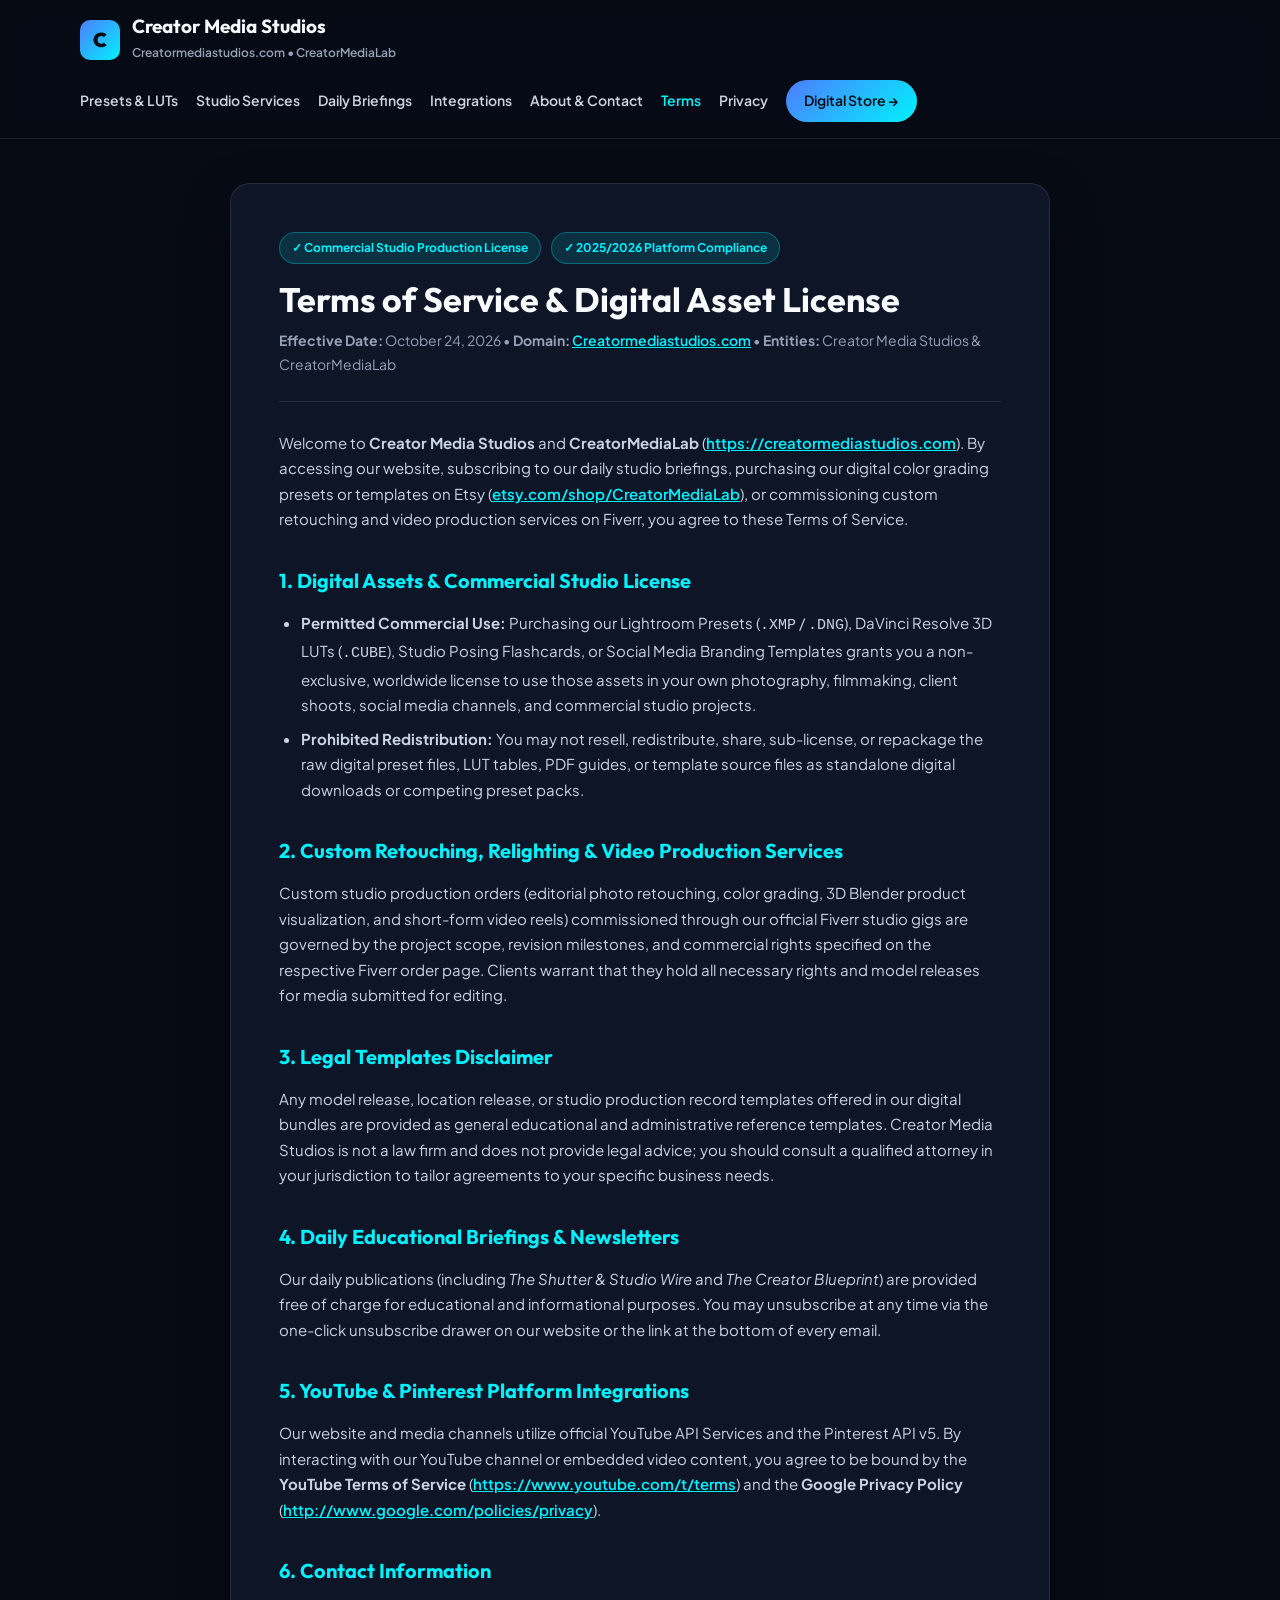
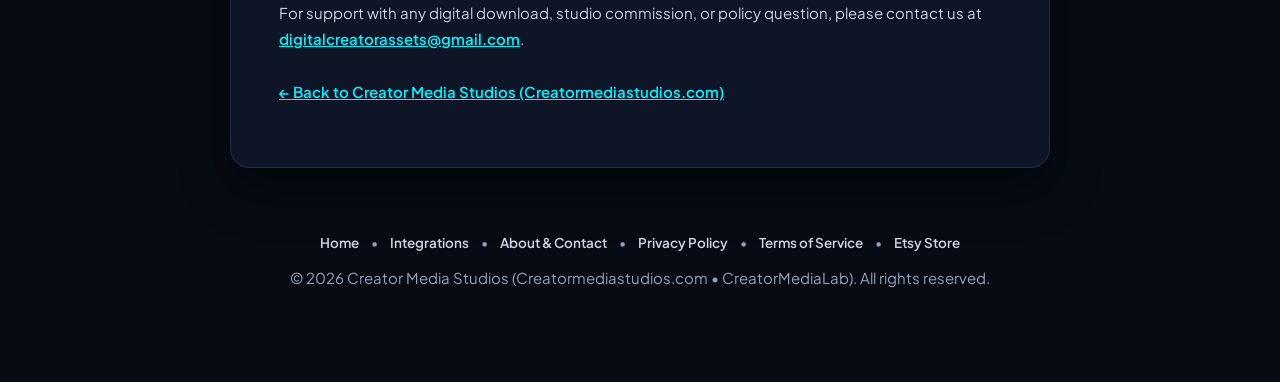
<file: terms.html>
<!DOCTYPE html>
<html lang="en">
<head>
  <meta charset="UTF-8">
  <meta name="viewport" content="width=device-width, initial-scale=1.0">
  <title>Terms of Service &amp; Digital Asset License — Creator Media Studios (Creatormediastudios.com)</title>
  <meta name="description" content="Official Terms of Service and Digital Asset License Agreement for Creator Media Studios (Creatormediastudios.com) and CreatorMediaLab.">
  <link rel="canonical" href="https://creatormediastudios.com/terms.html">
  <link rel="preconnect" href="https://fonts.googleapis.com">
  <link rel="preconnect" href="https://fonts.gstatic.com" crossorigin>
  <link href="https://fonts.googleapis.com/css2?family=Outfit:wght@500;600;700;800;900&family=Plus+Jakarta+Sans:wght@400;500;600;700&display=swap" rel="stylesheet">
  <style>
    :root {
      --bg-dark: #070b14;
      --card-bg: #0d1527;
      --border-color: rgba(255, 255, 255, 0.1);
      --studio-cyan: #00f2fe;
      --cobalt: #4f7cff;
      --blueprint-gold: #eab308;
      --emerald: #10b981;
      --text-white: #f8fafc;
      --text-sub: #cbd5e1;
      --text-muted: #94a3b8;
    }
    * { box-sizing: border-box; margin: 0; padding: 0; }
    body {
      background-color: var(--bg-dark);
      color: var(--text-sub);
      font-family: 'Plus Jakarta Sans', -apple-system, BlinkMacSystemFont, "Segoe UI", Roboto, sans-serif;
      line-height: 1.7;
      padding-bottom: 80px;
    }
    header.site-header {
      background: rgba(7, 11, 20, 0.9);
      backdrop-filter: blur(12px);
      border-bottom: 1px solid var(--border-color);
      position: sticky;
      top: 0;
      z-index: 50;
      padding: 16px 24px;
    }
    .header-inner {
      max-width: 1120px;
      margin: 0 auto;
      display: flex;
      align-items: center;
      justify-content: space-between;
      flex-wrap: wrap;
      gap: 16px;
    }
    .brand {
      display: flex;
      align-items: center;
      gap: 12px;
      text-decoration: none;
      color: var(--text-white);
    }
    .brand-badge {
      width: 40px;
      height: 40px;
      border-radius: 10px;
      background: linear-gradient(135deg, var(--cobalt), var(--studio-cyan));
      display: flex;
      align-items: center;
      justify-content: center;
      font-family: 'Outfit', sans-serif;
      font-weight: 900;
      font-size: 20px;
      color: #070b14;
    }
    .brand-text strong {
      display: block;
      font-family: 'Outfit', sans-serif;
      font-size: 19px;
      color: var(--text-white);
      line-height: 1.1;
    }
    .brand-text span {
      font-size: 12px;
      color: var(--text-muted);
    }
    .nav-links {
      display: flex;
      align-items: center;
      gap: 18px;
      flex-wrap: wrap;
    }
    .nav-links a {
      text-decoration: none;
      color: var(--text-sub);
      font-size: 14px;
      font-weight: 600;
      transition: color 0.15s;
    }
    .nav-links a:hover { color: var(--studio-cyan); }
    .btn-cta {
      background: linear-gradient(135deg, var(--cobalt), var(--studio-cyan));
      color: #070b14 !important;
      padding: 9px 18px;
      border-radius: 999px;
      font-weight: 800;
      font-size: 13.5px;
    }

    .container {
      max-width: 860px;
      margin: 44px auto 0;
      padding: 0 20px;
    }
    .policy-card {
      background: var(--card-bg);
      border: 1px solid var(--border-color);
      border-radius: 20px;
      padding: 48px;
      box-shadow: 0 20px 50px rgba(0, 0, 0, 0.45);
    }
    .badge-row {
      display: flex;
      flex-wrap: wrap;
      gap: 10px;
      margin-bottom: 16px;
    }
    .badge {
      display: inline-flex;
      align-items: center;
      gap: 6px;
      padding: 5px 12px;
      border-radius: 999px;
      font-size: 12px;
      font-weight: 700;
      background: rgba(0, 242, 254, 0.12);
      border: 1px solid rgba(0, 242, 254, 0.3);
      color: var(--studio-cyan);
    }
    h1 {
      font-family: 'Outfit', sans-serif;
      font-size: 34px;
      color: var(--text-white);
      line-height: 1.2;
      margin-bottom: 8px;
    }
    .meta {
      font-size: 14px;
      color: var(--text-muted);
      margin-bottom: 28px;
      padding-bottom: 24px;
      border-bottom: 1px solid var(--border-color);
    }
    h2 {
      font-family: 'Outfit', sans-serif;
      font-size: 20px;
      color: var(--studio-cyan);
      margin: 32px 0 12px;
    }
    p {
      margin-bottom: 14px;
      font-size: 15px;
    }
    ul {
      padding-left: 22px;
      margin-bottom: 16px;
    }
    li {
      margin-bottom: 8px;
      font-size: 15px;
    }
    a {
      color: var(--studio-cyan);
      font-weight: 600;
    }
    footer.site-footer {
      max-width: 860px;
      margin: 40px auto 0;
      padding: 24px 20px 0;
      text-align: center;
      font-size: 13.5px;
      color: var(--text-muted);
    }
    footer.site-footer a {
      color: var(--text-sub);
      text-decoration: none;
      margin: 0 10px;
    }
    @media (max-width: 640px) {
      .policy-card { padding: 28px 22px; }
      h1 { font-size: 26px; }
    }
  </style>
</head>
<body>
  <header class="site-header">
    <div class="header-inner">
      <a href="index.html" class="brand">
        <div class="brand-badge">C</div>
        <div class="brand-text">
          <strong>Creator Media Studios</strong>
          <span>Creatormediastudios.com &bull; CreatorMediaLab</span>
        </div>
      </a>
      <nav class="nav-links">
        <a href="index.html#assets">Presets &amp; LUTs</a>
        <a href="index.html#services">Studio Services</a>
        <a href="index.html#pulse">Daily Briefings</a>
        <a href="integrations.html">Integrations</a>
        <a href="about.html">About &amp; Contact</a>
        <a href="terms.html" style="color: var(--studio-cyan);">Terms</a>
        <a href="privacy.html">Privacy</a>
        <a href="https://www.etsy.com/shop/CreatorMediaLab" target="_blank" rel="noopener" class="btn-cta">Digital Store &rarr;</a>
      </nav>
    </div>
  </header>

  <main class="container">
    <article class="policy-card">
      <div class="badge-row">
        <span class="badge">&#10003; Commercial Studio Production License</span>
        <span class="badge">&#10003; 2025/2026 Platform Compliance</span>
      </div>
      <h1>Terms of Service &amp; Digital Asset License</h1>
      <div class="meta">
        <strong>Effective Date:</strong> October 24, 2026 &bull; <strong>Domain:</strong> <a href="https://creatormediastudios.com">Creatormediastudios.com</a> &bull; <strong>Entities:</strong> Creator Media Studios &amp; CreatorMediaLab
      </div>

      <p>
        Welcome to <strong>Creator Media Studios</strong> and <strong>CreatorMediaLab</strong> (<a href="https://creatormediastudios.com">https://creatormediastudios.com</a>). By accessing our website, subscribing to our daily studio briefings, purchasing our digital color grading presets or templates on Etsy (<a href="https://www.etsy.com/shop/CreatorMediaLab" target="_blank" rel="noopener">etsy.com/shop/CreatorMediaLab</a>), or commissioning custom retouching and video production services on Fiverr, you agree to these Terms of Service.
      </p>

      <h2>1. Digital Assets &amp; Commercial Studio License</h2>
      <ul>
        <li><strong>Permitted Commercial Use:</strong> Purchasing our Lightroom Presets (<code>.XMP</code> / <code>.DNG</code>), DaVinci Resolve 3D LUTs (<code>.CUBE</code>), Studio Posing Flashcards, or Social Media Branding Templates grants you a non-exclusive, worldwide license to use those assets in your own photography, filmmaking, client shoots, social media channels, and commercial studio projects.</li>
        <li><strong>Prohibited Redistribution:</strong> You may not resell, redistribute, share, sub-license, or repackage the raw digital preset files, LUT tables, PDF guides, or template source files as standalone digital downloads or competing preset packs.</li>
      </ul>

      <h2>2. Custom Retouching, Relighting &amp; Video Production Services</h2>
      <p>
        Custom studio production orders (editorial photo retouching, color grading, 3D Blender product visualization, and short-form video reels) commissioned through our official Fiverr studio gigs are governed by the project scope, revision milestones, and commercial rights specified on the respective Fiverr order page. Clients warrant that they hold all necessary rights and model releases for media submitted for editing.
      </p>

      <h2>3. Legal Templates Disclaimer</h2>
      <p>
        Any model release, location release, or studio production record templates offered in our digital bundles are provided as general educational and administrative reference templates. Creator Media Studios is not a law firm and does not provide legal advice; you should consult a qualified attorney in your jurisdiction to tailor agreements to your specific business needs.
      </p>

      <h2>4. Daily Educational Briefings &amp; Newsletters</h2>
      <p>
        Our daily publications (including <em>The Shutter &amp; Studio Wire</em> and <em>The Creator Blueprint</em>) are provided free of charge for educational and informational purposes. You may unsubscribe at any time via the one-click unsubscribe drawer on our website or the link at the bottom of every email.
      </p>

      <h2>5. YouTube &amp; Pinterest Platform Integrations</h2>
      <p>
        Our website and media channels utilize official YouTube API Services and the Pinterest API v5. By interacting with our YouTube channel or embedded video content, you agree to be bound by the <strong>YouTube Terms of Service</strong> (<a href="https://www.youtube.com/t/terms" target="_blank" rel="noopener">https://www.youtube.com/t/terms</a>) and the <strong>Google Privacy Policy</strong> (<a href="http://www.google.com/policies/privacy" target="_blank" rel="noopener">http://www.google.com/policies/privacy</a>).
      </p>

      <h2>6. Contact Information</h2>
      <p>
        For support with any digital download, studio commission, or policy question, please contact us at <a href="mailto:digitalcreatorassets@gmail.com">digitalcreatorassets@gmail.com</a>.
      </p>

      <p style="margin-top: 28px;">
        <a href="index.html">&larr; Back to Creator Media Studios (Creatormediastudios.com)</a>
      </p>
    </article>
  </main>

  <footer class="site-footer">
    <div>
      <a href="index.html">Home</a> &bull;
      <a href="integrations.html">Integrations</a> &bull;
      <a href="about.html">About &amp; Contact</a> &bull;
      <a href="privacy.html">Privacy Policy</a> &bull;
      <a href="terms.html">Terms of Service</a> &bull;
      <a href="https://www.etsy.com/shop/CreatorMediaLab" target="_blank" rel="noopener">Etsy Store</a>
    </div>
    <p style="margin-top: 10px;">&copy; 2026 Creator Media Studios (Creatormediastudios.com &bull; CreatorMediaLab). All rights reserved.</p>
  </footer>
</body>
</html>
</file>
<file: assets/page.css>
:root {
  --bg-dark: #070b14;
  --card-bg: #0d1527;
  --border-color: rgba(255, 255, 255, 0.1);
  --studio-cyan: #00f2fe;
  --cobalt: #4f7cff;
  --emerald: #10b981;
  --text-white: #f8fafc;
  --text-sub: #cbd5e1;
  --text-muted: #94a3b8;
}
* { box-sizing: border-box; margin: 0; padding: 0; }
body { background: var(--bg-dark); color: var(--text-sub); font-family: 'Plus Jakarta Sans', -apple-system, BlinkMacSystemFont, "Segoe UI", Roboto, sans-serif; line-height: 1.7; padding-bottom: 80px; }
header.site-header { background: rgba(7, 11, 20, 0.92); backdrop-filter: blur(12px); border-bottom: 1px solid var(--border-color); position: sticky; top: 0; z-index: 50; padding: 14px 24px; }
.header-inner { max-width: 1120px; margin: 0 auto; display: flex; align-items: center; justify-content: space-between; flex-wrap: wrap; gap: 14px; }
.brand { display: flex; align-items: center; gap: 12px; text-decoration: none; color: var(--text-white); }
.brand-badge { width: 40px; height: 40px; border-radius: 10px; background: linear-gradient(135deg, var(--cobalt), var(--studio-cyan)); display: flex; align-items: center; justify-content: center; font-family: 'Outfit', sans-serif; font-weight: 900; font-size: 20px; color: #070b14; }
.brand-text strong { display: block; font-family: 'Outfit', sans-serif; font-size: 19px; color: var(--text-white); line-height: 1.1; }
.brand-text span { font-size: 12px; color: var(--text-muted); }
.nav-links { display: flex; align-items: center; gap: 18px; flex-wrap: wrap; }
.nav-links a { text-decoration: none; color: var(--text-sub); font-size: 14px; font-weight: 600; transition: color 0.15s; }
.nav-links a:hover, .nav-links a[aria-current="page"] { color: var(--studio-cyan); }
.btn-cta { background: linear-gradient(135deg, var(--cobalt), var(--studio-cyan)); color: #070b14 !important; padding: 9px 18px; border-radius: 999px; font-weight: 800; font-size: 13.5px; }
.container { max-width: 860px; margin: 44px auto 0; padding: 0 20px; }
.policy-card { background: var(--card-bg); border: 1px solid var(--border-color); border-radius: 20px; padding: 48px; box-shadow: 0 20px 50px rgba(0, 0, 0, 0.45); }
.badge-row { display: flex; flex-wrap: wrap; gap: 10px; margin-bottom: 16px; }
.badge { display: inline-flex; align-items: center; gap: 6px; padding: 5px 12px; border-radius: 999px; font-size: 12px; font-weight: 700; background: rgba(0, 242, 254, 0.12); border: 1px solid rgba(0, 242, 254, 0.3); color: var(--studio-cyan); }
h1 { font-family: 'Outfit', sans-serif; font-size: 34px; color: var(--text-white); line-height: 1.2; margin-bottom: 8px; }
.meta { font-size: 14px; color: var(--text-muted); margin-bottom: 28px; padding-bottom: 24px; border-bottom: 1px solid var(--border-color); }
h2 { font-family: 'Outfit', sans-serif; font-size: 20px; color: var(--studio-cyan); margin: 32px 0 12px; }
p { margin-bottom: 14px; font-size: 15px; }
ul, ol { padding-left: 22px; margin-bottom: 16px; }
li { margin-bottom: 8px; font-size: 15px; }
a { color: var(--studio-cyan); font-weight: 600; }
code { font-family: 'JetBrains Mono', Consolas, monospace; font-size: 13px; background: rgba(255, 255, 255, 0.06); padding: 1px 6px; border-radius: 6px; }
.compliance-box { background: rgba(79, 124, 255, 0.08); border: 1px solid rgba(79, 124, 255, 0.3); border-left: 4px solid var(--studio-cyan); border-radius: 12px; padding: 18px 22px; margin: 20px 0; }
.compliance-box p:last-child { margin-bottom: 0; }
table { width: 100%; border-collapse: collapse; margin: 12px 0 20px; font-size: 14px; }
th, td { text-align: left; padding: 10px 12px; border-bottom: 1px solid var(--border-color); vertical-align: top; }
th { color: var(--text-white); font-weight: 700; }
.table-wrap { overflow-x: auto; }
.card-grid { display: grid; grid-template-columns: repeat(auto-fit, minmax(min(240px, 100%), 1fr)); gap: 14px; margin: 14px 0 20px; }
.mini-card { border: 1px solid var(--border-color); border-radius: 14px; padding: 16px 18px; background: rgba(255, 255, 255, 0.02); }
.mini-card strong { display: block; color: var(--text-white); font-family: 'Outfit', sans-serif; margin-bottom: 4px; }
.mini-card p { font-size: 14px; margin-bottom: 0; }
footer.site-footer { max-width: 860px; margin: 40px auto 0; padding: 24px 20px 0; text-align: center; font-size: 13.5px; color: var(--text-muted); }
footer.site-footer a { color: var(--text-sub); text-decoration: none; margin: 0 10px; display: inline-block; }
@media (max-width: 640px) {
  header.site-header { position: static; }
  .policy-card { padding: 28px 22px; }
  h1 { font-size: 26px; }
}
</file>
